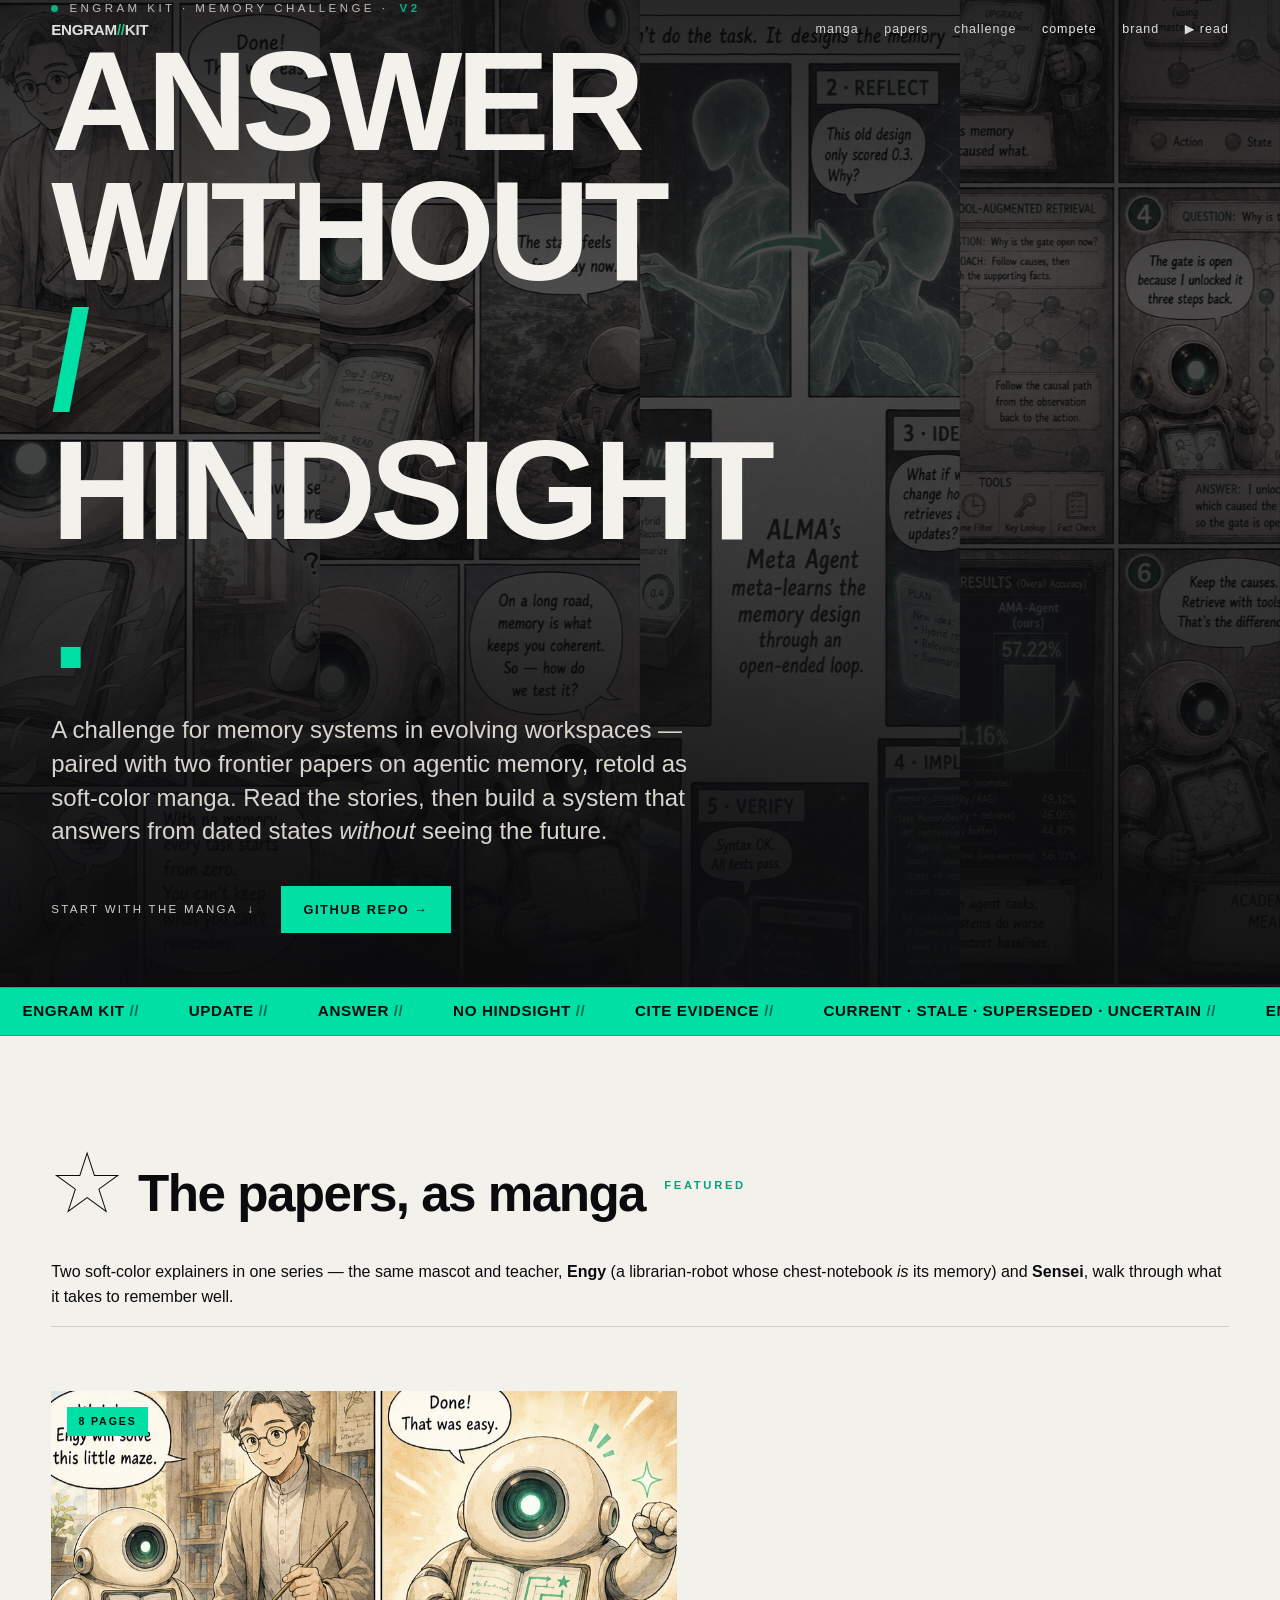
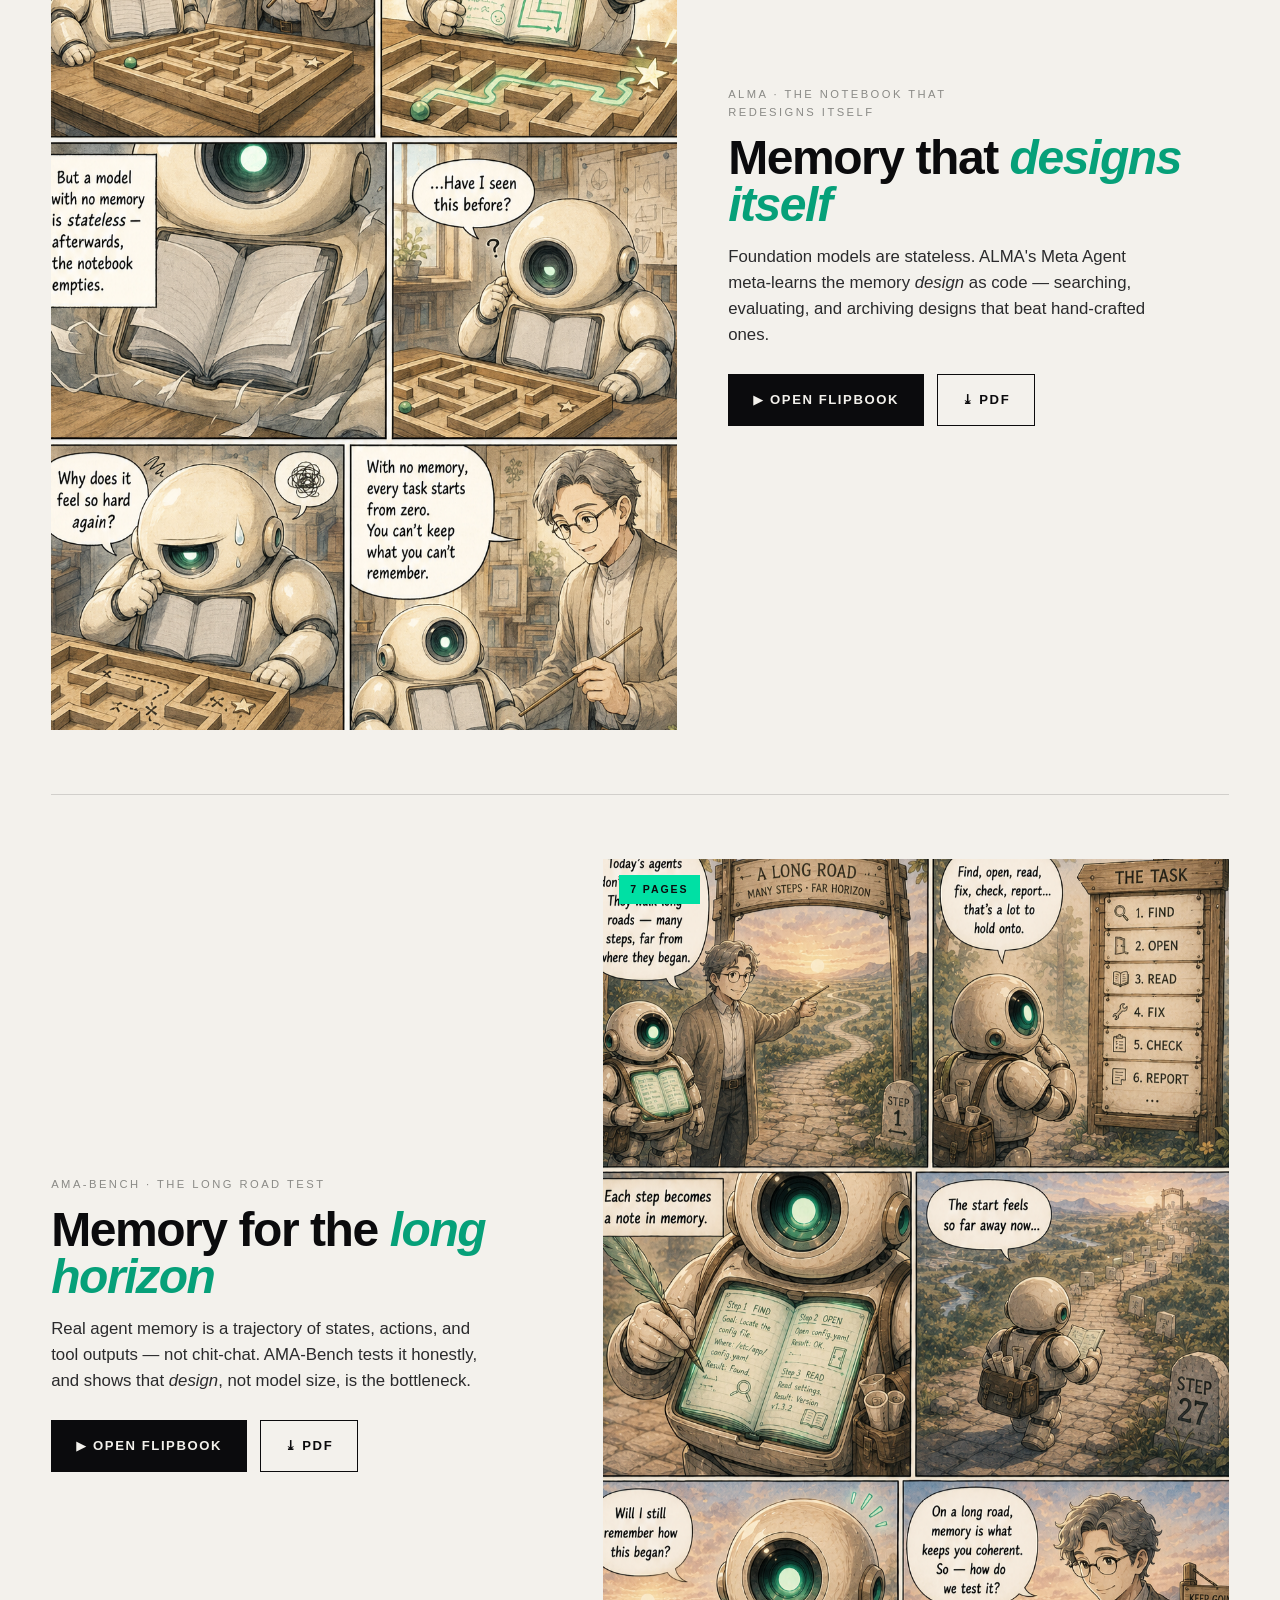
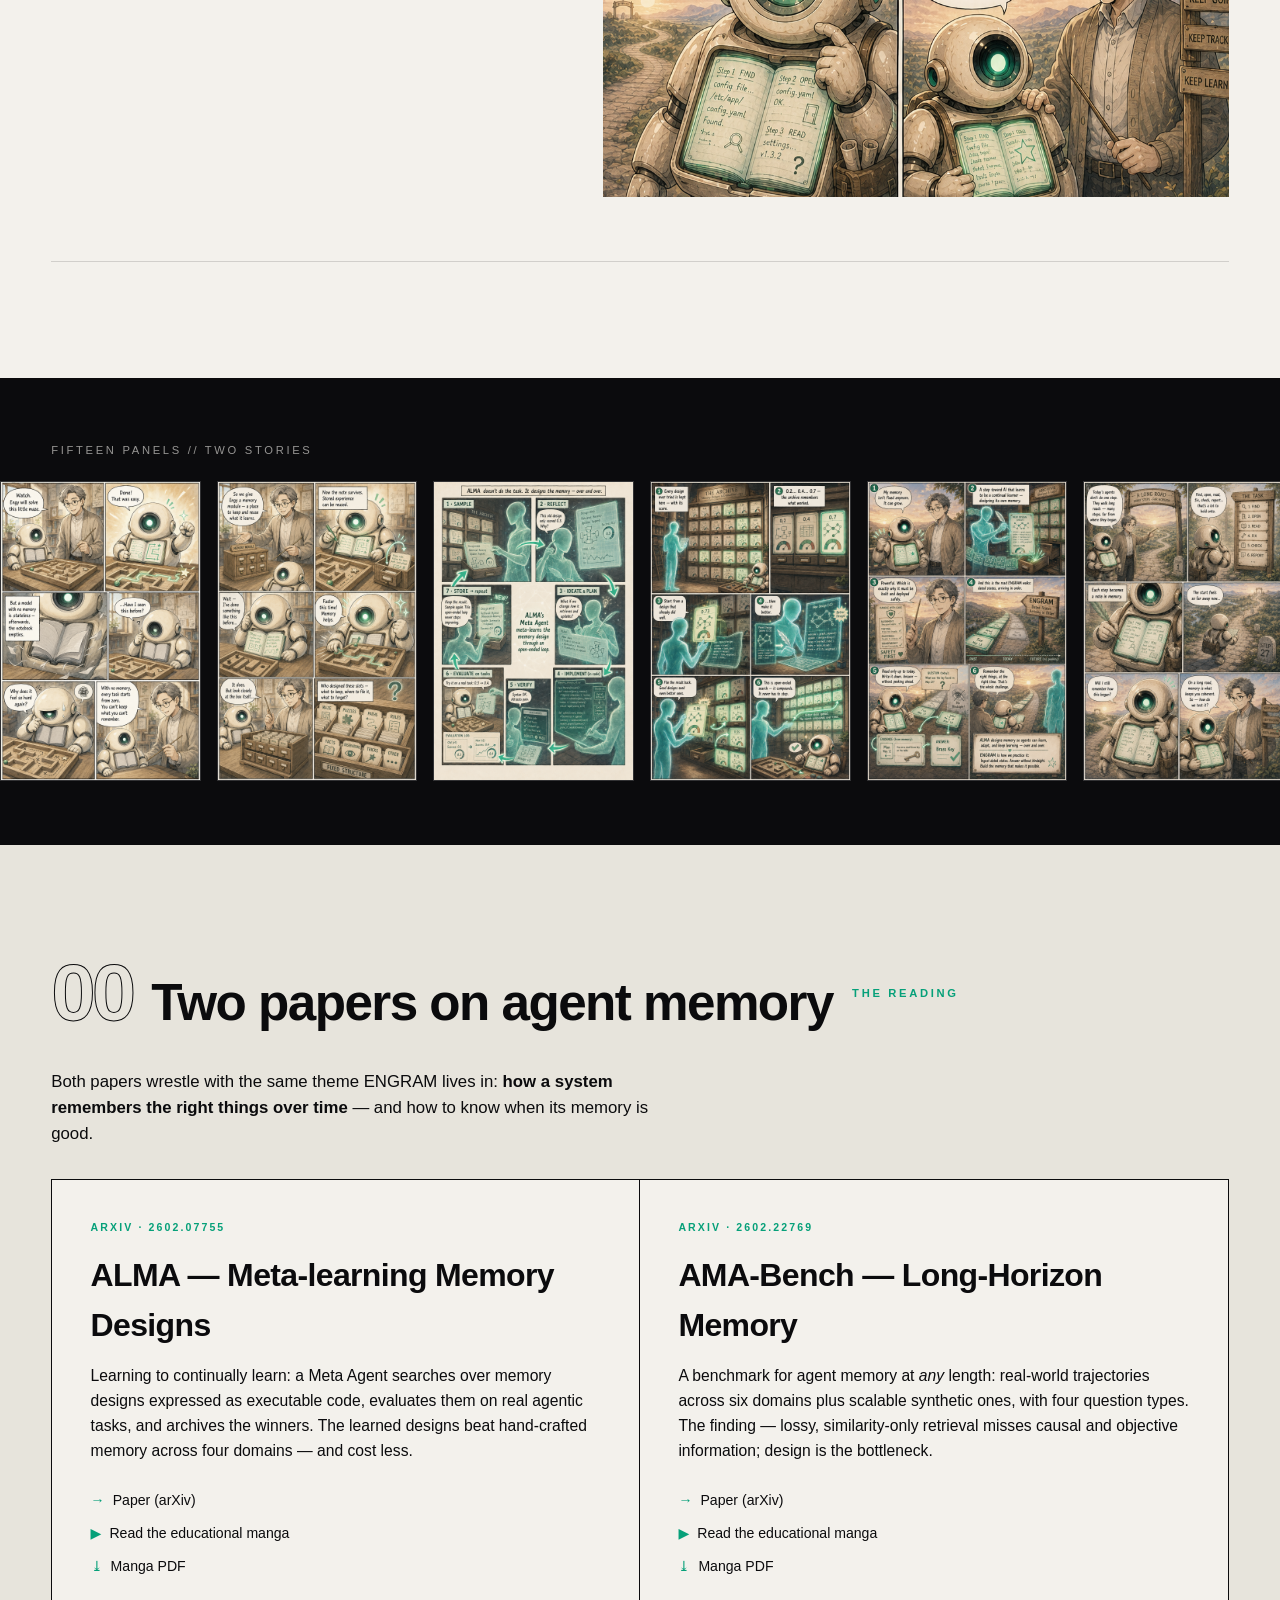
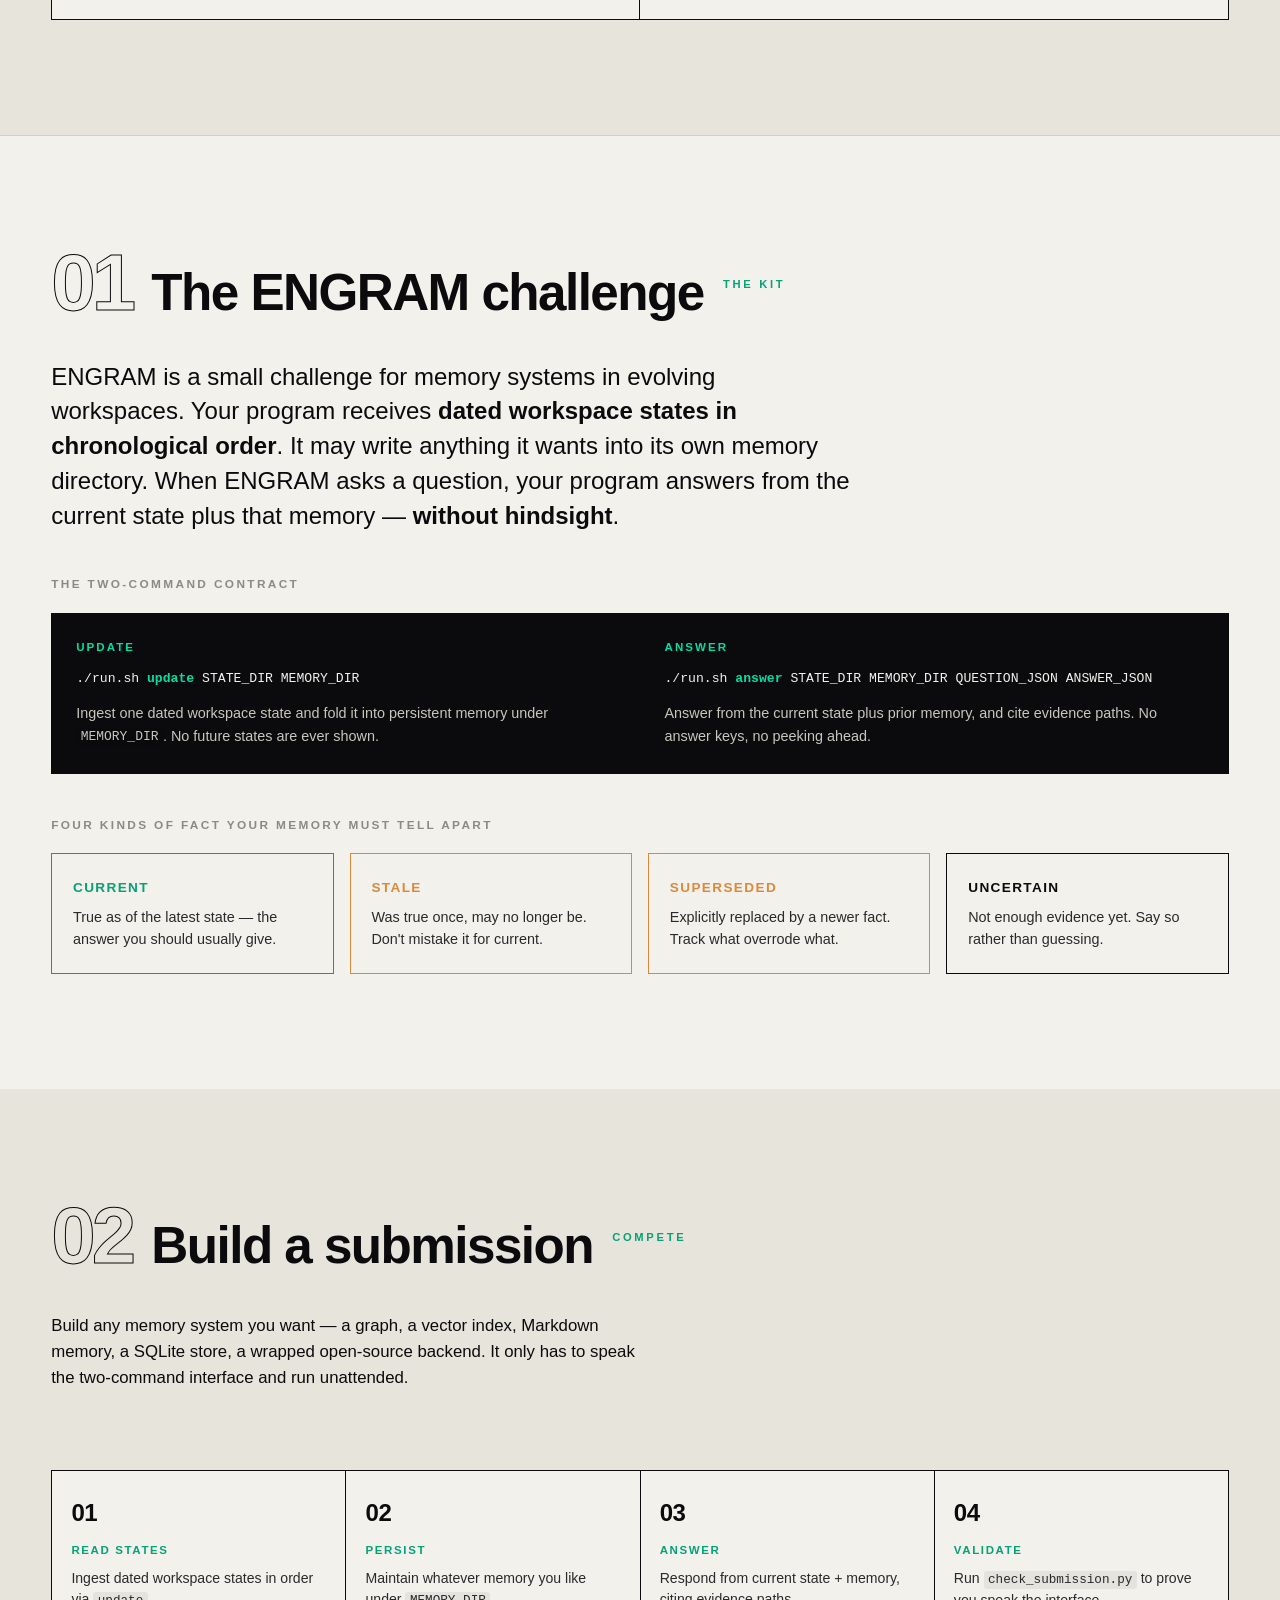
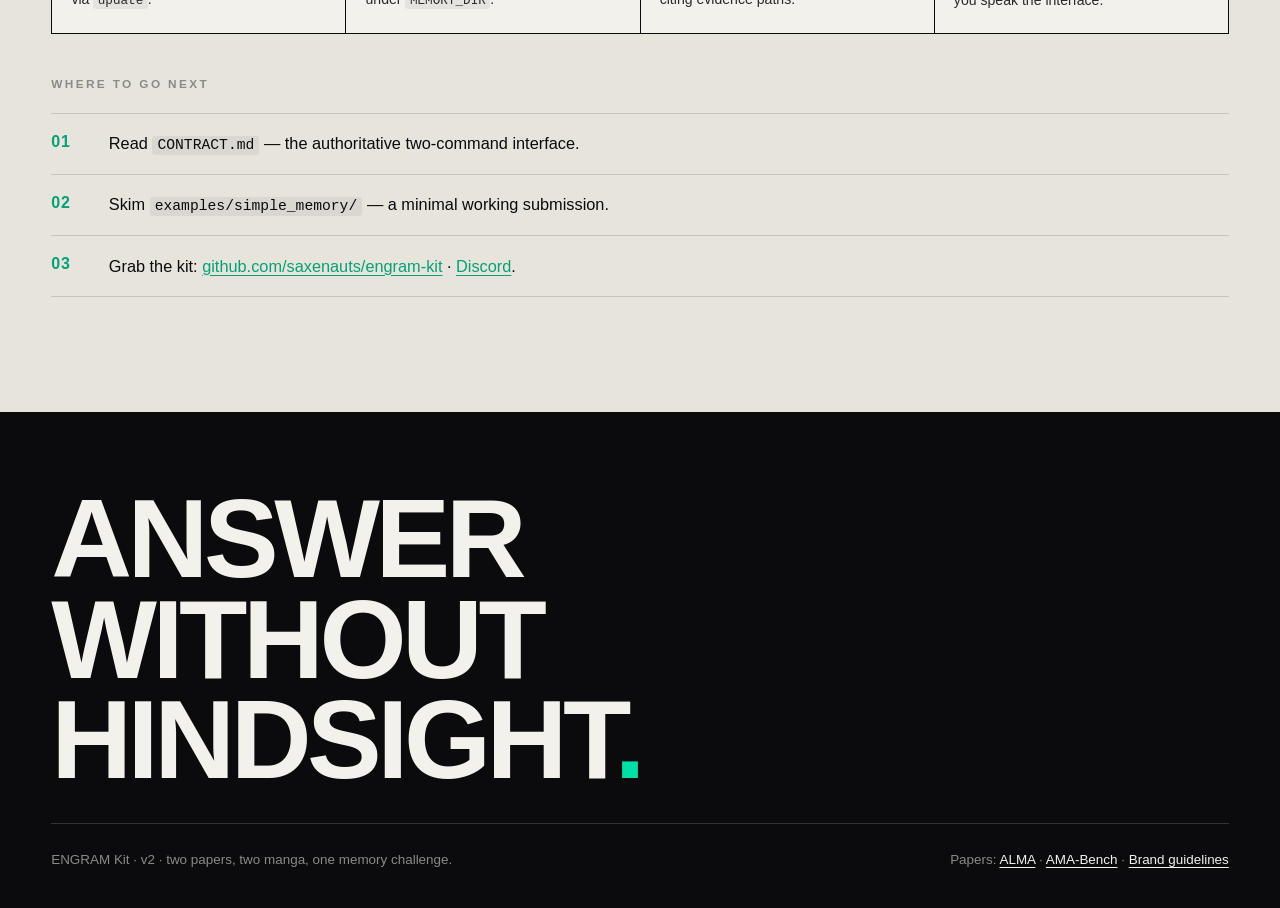
<file: docs/index.html>
<!DOCTYPE html>
<html lang="en">
<head>
<meta charset="utf-8">
<meta name="viewport" content="width=device-width, initial-scale=1">
<title>ENGRAM // KIT — The memory that answers without hindsight</title>
<meta name="description" content="ENGRAM is a challenge for memory systems in evolving workspaces. Two frontier papers on agentic memory — ALMA and AMA-Bench — retold as soft-color educational manga.">
<link rel="stylesheet" href="assets/css/cargo.css">
</head>
<body>

<div class="progress" aria-hidden="true"></div>

<nav class="topnav">
  <a class="brand" href="#top">ENGRAM<i>//</i>KIT</a>
  <div class="links">
    <a href="#manga">manga</a>
    <a href="#reading">papers</a>
    <a href="#challenge">challenge</a>
    <a href="#build">compete</a>
    <a href="brand-guidelines.html">brand</a>
    <a href="flipbook.html?book=alma" class="cta">▶ read</a>
  </div>
</nav>

<!-- ============================ HERO ============================ -->
<header class="hero" id="top">
  <div class="hero__panels" aria-hidden="true">
    <img src="manga/alma/panels/alma_page01.png" alt="">
    <img src="manga/ama-bench/panels/amabench_page01.png" alt="">
    <img src="manga/alma/panels/alma_page04.png" alt="">
    <img src="manga/ama-bench/panels/amabench_page06.png" alt="">
  </div>
  <div class="wrap">
    <p class="eyebrow"><span class="dot"></span> ENGRAM Kit · Memory Challenge · <b>v2</b></p>
    <h1>
      <span class="line"><span>Answer</span></span>
      <span class="line"><span>without<span class="slash">/</span></span></span>
      <span class="line"><span>hindsight<span class="slash">.</span></span></span>
    </h1>
    <p class="lede">A challenge for memory systems in evolving workspaces — paired with two frontier papers on agentic memory, retold as soft-color manga. Read the stories, then build a system that answers from dated states <em>without</em> seeing the future.</p>
    <div class="hero-cta">
      <a href="#manga" class="scrollcue">Start with the manga <span class="arrow">↓</span></a>
      <a href="https://github.com/saxenauts/engram-kit" class="rsvp">GitHub repo →</a>
    </div>
  </div>
</header>

<!-- ============================ TICKER ============================ -->
<div class="ticker" aria-hidden="true">
  <div class="ticker__track">
    <span>ENGRAM KIT <i>//</i></span>
    <span>UPDATE <i>//</i></span>
    <span>ANSWER <i>//</i></span>
    <span>NO HINDSIGHT <i>//</i></span>
    <span>CITE EVIDENCE <i>//</i></span>
    <span>CURRENT · STALE · SUPERSEDED · UNCERTAIN <i>//</i></span>
    <span>ENGRAM KIT <i>//</i></span>
    <span>UPDATE <i>//</i></span>
    <span>ANSWER <i>//</i></span>
    <span>NO HINDSIGHT <i>//</i></span>
    <span>CITE EVIDENCE <i>//</i></span>
    <span>CURRENT · STALE · SUPERSEDED · UNCERTAIN <i>//</i></span>
  </div>
</div>

<!-- ============================ MANGA (lead act) ============================ -->
<section class="showcase" id="manga">
  <div class="wrap">
    <div class="section-head reveal">
      <span class="idx">★</span>
      <h2>The papers, as manga</h2>
      <span class="label">Featured</span>
    </div>
    <p class="deep intro reveal" style="border:none;padding:0;">Two soft-color explainers in one series — the same mascot and teacher, <strong>Engy</strong> (a librarian-robot whose chest-notebook <em>is</em> its memory) and <strong>Sensei</strong>, walk through what it takes to remember well.</p>

    <!-- Feature 1 -->
    <article class="feature reveal">
      <div class="feature__art">
        <span class="badge">8 pages</span>
        <img data-parallax src="manga/alma/panels/alma_page01.png" alt="ALMA manga, page 1 — a forgetful robot re-solving the same task.">
      </div>
      <div class="feature__meta">
        <p class="kicker">ALMA · The Notebook That Redesigns Itself</p>
        <h3>Memory that <em>designs itself</em></h3>
        <p>Foundation models are stateless. ALMA's Meta Agent meta-learns the memory <em>design</em> as code — searching, evaluating, and archiving designs that beat hand-crafted ones.</p>
        <a class="btn" href="flipbook.html?book=alma">▶ Open flipbook</a>
        <a class="btn ghost" href="manga/alma/pdf/alma-manga.pdf">⤓ PDF</a>
      </div>
    </article>

    <!-- Feature 2 -->
    <article class="feature flip reveal">
      <div class="feature__art">
        <span class="badge">7 pages</span>
        <img data-parallax src="manga/ama-bench/panels/amabench_page01.png" alt="AMA-Bench manga, page 1 — a robot on a long winding road.">
      </div>
      <div class="feature__meta">
        <p class="kicker">AMA-Bench · The Long Road Test</p>
        <h3>Memory for the <em>long horizon</em></h3>
        <p>Real agent memory is a trajectory of states, actions, and tool outputs — not chit-chat. AMA-Bench tests it honestly, and shows that <em>design</em>, not model size, is the bottleneck.</p>
        <a class="btn" href="flipbook.html?book=ama-bench">▶ Open flipbook</a>
        <a class="btn ghost" href="manga/ama-bench/pdf/ama-bench-manga.pdf">⤓ PDF</a>
      </div>
    </article>
  </div>
</section>

<!-- ============================ PANEL STRIP ============================ -->
<div class="strip" aria-hidden="true">
  <p class="strip__head">Fifteen panels // two stories</p>
  <div class="strip__rail">
    <img src="manga/alma/panels/alma_page01.png" alt="">
    <img src="manga/alma/panels/alma_page02.png" alt="">
    <img src="manga/alma/panels/alma_page04.png" alt="">
    <img src="manga/alma/panels/alma_page06.png" alt="">
    <img src="manga/alma/panels/alma_page08.png" alt="">
    <img src="manga/ama-bench/panels/amabench_page01.png" alt="">
    <img src="manga/ama-bench/panels/amabench_page03.png" alt="">
    <img src="manga/ama-bench/panels/amabench_page04.png" alt="">
    <img src="manga/ama-bench/panels/amabench_page06.png" alt="">
    <img src="manga/ama-bench/panels/amabench_page07.png" alt="">
    <!-- duplicate for seamless loop -->
    <img src="manga/alma/panels/alma_page01.png" alt="">
    <img src="manga/alma/panels/alma_page02.png" alt="">
    <img src="manga/alma/panels/alma_page04.png" alt="">
    <img src="manga/alma/panels/alma_page06.png" alt="">
    <img src="manga/alma/panels/alma_page08.png" alt="">
    <img src="manga/ama-bench/panels/amabench_page01.png" alt="">
    <img src="manga/ama-bench/panels/amabench_page03.png" alt="">
    <img src="manga/ama-bench/panels/amabench_page04.png" alt="">
    <img src="manga/ama-bench/panels/amabench_page06.png" alt="">
    <img src="manga/ama-bench/panels/amabench_page07.png" alt="">
  </div>
</div>

<!-- ============================ READING ============================ -->
<section class="reading" id="reading">
  <div class="wrap">
    <div class="section-head reveal">
      <span class="idx">00</span>
      <h2>Two papers on agent memory</h2>
      <span class="label">The Reading</span>
    </div>
    <p class="intro reveal" style="font-size:1.05rem;max-width:64ch;margin:0 0 2rem;">Both papers wrestle with the same theme ENGRAM lives in: <strong>how a system remembers the right things over time</strong> — and how to know when its memory is good.</p>
    <div class="papers reveal">
      <article class="paper">
        <span class="tag">arXiv · 2602.07755</span>
        <h3>ALMA — Meta-learning Memory Designs</h3>
        <p>Learning to continually learn: a Meta Agent searches over memory designs expressed as executable code, evaluates them on real agentic tasks, and archives the winners. The learned designs beat hand-crafted memory across four domains — and cost less.</p>
        <div class="links">
          <a href="https://arxiv.org/abs/2602.07755"><span>→</span> Paper (arXiv)</a>
          <a href="flipbook.html?book=alma"><span>▶</span> Read the educational manga</a>
          <a href="manga/alma/pdf/alma-manga.pdf"><span>⤓</span> Manga PDF</a>
        </div>
      </article>
      <article class="paper">
        <span class="tag">arXiv · 2602.22769</span>
        <h3>AMA-Bench — Long-Horizon Memory</h3>
        <p>A benchmark for agent memory at <em>any</em> length: real-world trajectories across six domains plus scalable synthetic ones, with four question types. The finding — lossy, similarity-only retrieval misses causal and objective information; design is the bottleneck.</p>
        <div class="links">
          <a href="https://arxiv.org/abs/2602.22769"><span>→</span> Paper (arXiv)</a>
          <a href="flipbook.html?book=ama-bench"><span>▶</span> Read the educational manga</a>
          <a href="manga/ama-bench/pdf/ama-bench-manga.pdf"><span>⤓</span> Manga PDF</a>
        </div>
      </article>
    </div>
  </div>
</section>

<!-- ============================ THE CHALLENGE ============================ -->
<section class="deep" id="challenge">
  <div class="wrap">
    <div class="section-head reveal">
      <span class="idx">01</span>
      <h2>The ENGRAM challenge</h2>
      <span class="label">The Kit</span>
    </div>
    <p class="intro reveal">ENGRAM is a small challenge for memory systems in evolving workspaces. Your program receives <strong>dated workspace states in chronological order</strong>. It may write anything it wants into its own memory directory. When ENGRAM asks a question, your program answers from the current state plus that memory — <strong>without hindsight</strong>.</p>

    <p class="h-sub reveal">The two-command contract</p>
    <div class="contract reveal">
      <div class="cmd">
        <div class="t">Update</div>
        <pre>./run.sh <b>update</b> STATE_DIR MEMORY_DIR</pre>
        <p>Ingest one dated workspace state and fold it into persistent memory under <code class="mono">MEMORY_DIR</code>. No future states are ever shown.</p>
      </div>
      <div class="cmd">
        <div class="t">Answer</div>
        <pre>./run.sh <b>answer</b> STATE_DIR MEMORY_DIR QUESTION_JSON ANSWER_JSON</pre>
        <p>Answer from the current state plus prior memory, and cite evidence paths. No answer keys, no peeking ahead.</p>
      </div>
    </div>

    <p class="h-sub reveal">Four kinds of fact your memory must tell apart</p>
    <div class="states reveal">
      <div class="state current"><h4>Current</h4><p>True as of the latest state — the answer you should usually give.</p></div>
      <div class="state stale"><h4>Stale</h4><p>Was true once, may no longer be. Don't mistake it for current.</p></div>
      <div class="state stale"><h4>Superseded</h4><p>Explicitly replaced by a newer fact. Track what overrode what.</p></div>
      <div class="state"><h4>Uncertain</h4><p>Not enough evidence yet. Say so rather than guessing.</p></div>
    </div>
  </div>
</section>

<!-- ============================ COMPETE ============================ -->
<section class="reading" id="build">
  <div class="wrap">
    <div class="section-head reveal">
      <span class="idx">02</span>
      <h2>Build a submission</h2>
      <span class="label">Compete</span>
    </div>
    <p class="intro reveal" style="font-size:1.05rem;max-width:64ch;margin:0 0 2rem;">Build any memory system you want — a graph, a vector index, Markdown memory, a SQLite store, a wrapped open-source backend. It only has to speak the two-command interface and run unattended.</p>

    <p class="h-sub reveal">The shape of the work</p>
    <div class="flow reveal">
      <div class="step"><b>01</b><span class="t">Read states</span><span class="d">Ingest dated workspace states in order via <code class="mono">update</code>.</span></div>
      <div class="step"><b>02</b><span class="t">Persist</span><span class="d">Maintain whatever memory you like under <code class="mono">MEMORY_DIR</code>.</span></div>
      <div class="step"><b>03</b><span class="t">Answer</span><span class="d">Respond from current state + memory, citing evidence paths.</span></div>
      <div class="step"><b>04</b><span class="t">Validate</span><span class="d">Run <code class="mono">check_submission.py</code> to prove you speak the interface.</span></div>
    </div>

    <p class="h-sub reveal">Where to go next</p>
    <ol class="concepts reveal">
      <li>Read <code class="mono">CONTRACT.md</code> — the authoritative two-command interface.</li>
      <li>Skim <code class="mono">examples/simple_memory/</code> — a minimal working submission.</li>
      <li>Grab the kit: <a href="https://github.com/saxenauts/engram-kit" style="color:var(--signal-deep);text-decoration:underline;text-underline-offset:3px;">github.com/saxenauts/engram-kit</a> · <a href="https://discord.gg/8F2g6VDD" style="color:var(--signal-deep);text-decoration:underline;text-underline-offset:3px;">Discord</a>.</li>
    </ol>
  </div>
</section>

<!-- ============================ FOOTER ============================ -->
<footer>
  <div class="wrap">
    <p class="big">Answer<br>without<br>hindsight<i>.</i></p>
    <div class="cols">
      <span>ENGRAM Kit · v2 · two papers, two manga, one memory challenge.</span>
      <span>Papers: <a href="https://arxiv.org/abs/2602.07755">ALMA</a> · <a href="https://arxiv.org/abs/2602.22769">AMA-Bench</a> · <a href="brand-guidelines.html">Brand guidelines</a></span>
    </div>
  </div>
</footer>

<script src="assets/js/site.js"></script>
</body>
</html>
</file>
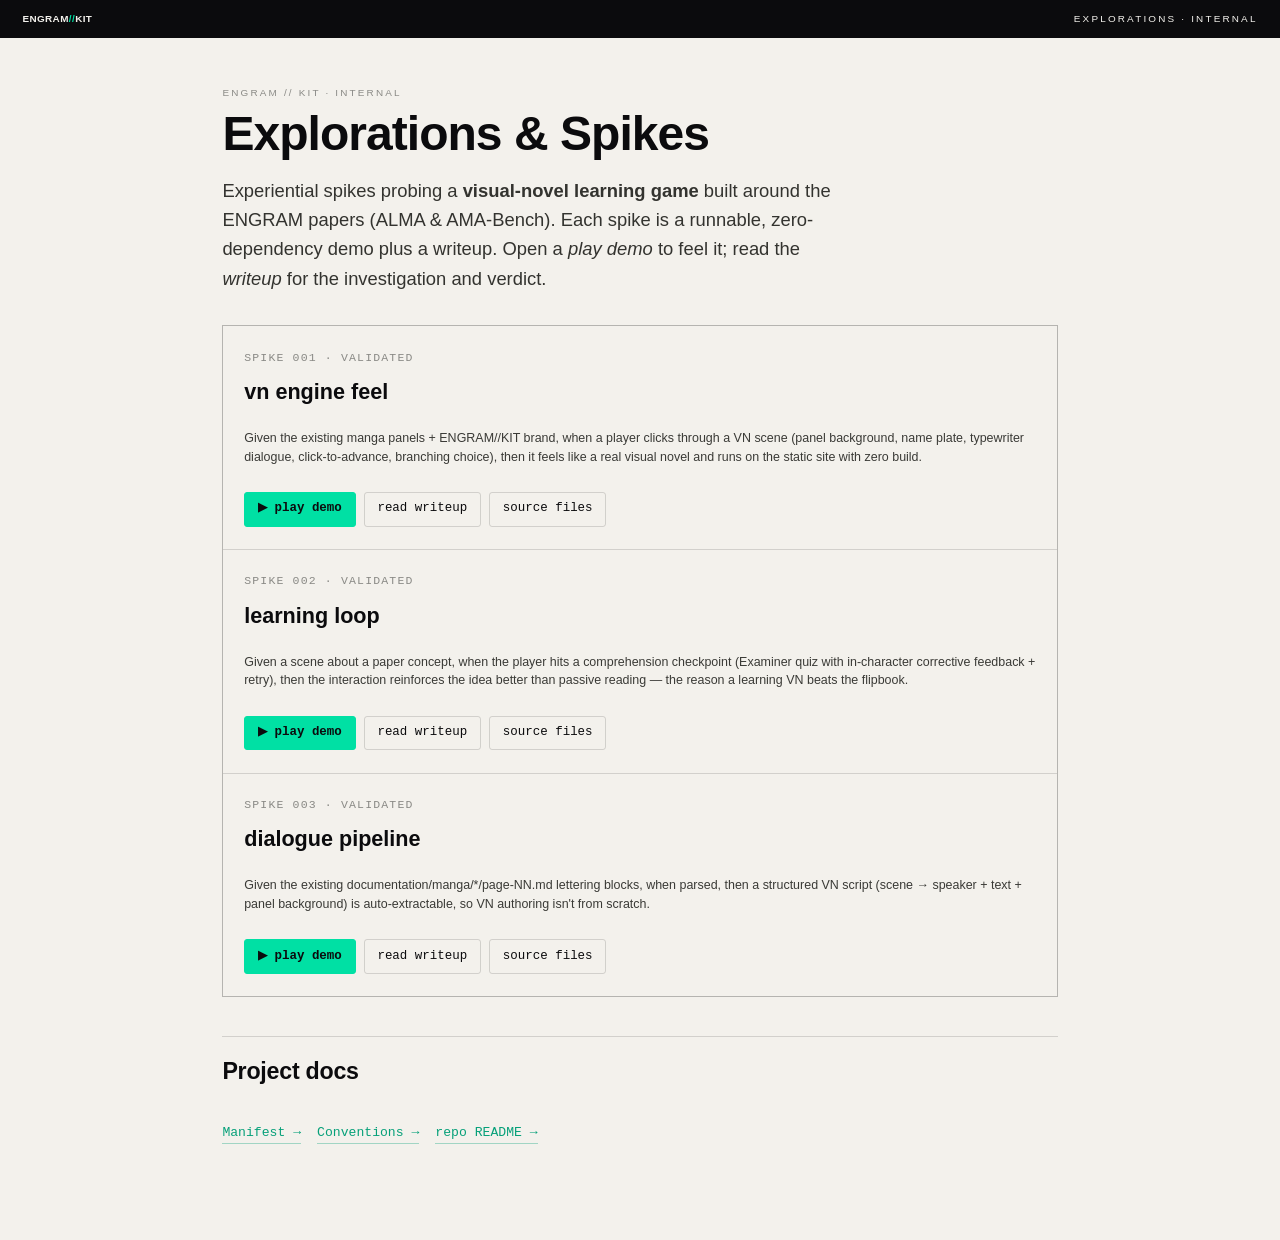
<file: .planning/spikes/index.html>
<!DOCTYPE html>
<html lang="en"><head><meta charset="utf-8">
<meta name="viewport" content="width=device-width, initial-scale=1">
<title>Explorations · ENGRAM // KIT — Explorations</title>
<style>
:root{--ink:#0b0b0d;--paper:#f3f1ec;--paper-2:#e7e4dc;--signal:#00e0a4;--signal-deep:#06a079;
 --stale:#d98a3d;--smoke:#8a8a86;--hairline:rgba(11,11,13,.14);
 --mono:ui-monospace,"SF Mono",Menlo,Consolas,monospace;--sans:"Helvetica Neue",Helvetica,Arial,sans-serif;}
*{box-sizing:border-box}html{scroll-behavior:smooth}
body{margin:0;background:var(--paper);color:var(--ink);font-family:var(--sans);line-height:1.6;
 font-size:1.02rem;-webkit-font-smoothing:antialiased}
.wrap{max-width:880px;margin:0 auto;padding:2.4rem 1.4rem 6rem}
a{color:var(--signal-deep);text-decoration:none;border-bottom:1px solid rgba(6,160,121,.35)}
a:hover{background:var(--signal);color:var(--ink);border-bottom-color:var(--signal)}
.topbar{position:sticky;top:0;z-index:5;background:var(--ink);color:var(--paper);
 display:flex;justify-content:space-between;align-items:center;padding:.7rem 1.4rem;
 font-size:.62rem;letter-spacing:.22em;text-transform:uppercase}
.topbar a{color:var(--smoke);border:0}.topbar a:hover{background:transparent;color:var(--signal)}
.topbar .mark{color:var(--paper);font-weight:700;letter-spacing:.04em}.topbar .mark b{color:var(--signal)}
h1{font-size:clamp(1.8rem,5vw,3rem);letter-spacing:-.02em;line-height:1.05;margin:.4rem 0 1rem}
h2{font-size:1.45rem;letter-spacing:-.01em;margin:2.4rem 0 .8rem;padding-top:1rem;border-top:1px solid var(--hairline)}
h3{font-size:1.12rem;margin:1.6rem 0 .5rem}h4{font-size:1rem;margin:1.2rem 0 .4rem;color:var(--smoke)}
p{margin:.7rem 0}ul,ol{margin:.6rem 0 .6rem 1.3rem;padding:0}li{margin:.3rem 0}
code{font-family:var(--mono);font-size:.86em;background:var(--paper-2);padding:.1rem .35rem;border-radius:2px}
pre{background:var(--ink);color:var(--paper);padding:1rem 1.1rem;overflow:auto;border-radius:3px;margin:1rem 0;
 border-left:3px solid var(--signal)}
pre code{background:none;color:var(--paper);padding:0;font-size:.82rem;line-height:1.5}
blockquote{margin:1rem 0;padding:.4rem 1rem;border-left:3px solid var(--smoke);color:var(--smoke);font-style:italic}
hr{border:0;border-top:1px solid var(--hairline);margin:2rem 0}
table{border-collapse:collapse;width:100%;margin:1rem 0;font-size:.92rem}
th,td{text-align:left;padding:.5rem .7rem;border-bottom:1px solid var(--hairline);vertical-align:top}
th{font-size:.66rem;letter-spacing:.12em;text-transform:uppercase;color:var(--smoke);font-weight:700}
tr:hover td{background:rgba(0,224,164,.06)}
em{font-style:italic}strong{font-weight:700}
.label{font-size:.62rem;letter-spacing:.22em;text-transform:uppercase;color:var(--smoke)}
.meta{display:flex;flex-wrap:wrap;gap:.5rem;margin:.6rem 0 1.4rem}
.chip{font-family:var(--mono);font-size:.7rem;letter-spacing:.04em;padding:.25rem .6rem;border:1px solid var(--hairline);border-radius:999px;color:var(--smoke)}
.chip.v{border-color:var(--signal);color:var(--signal-deep);font-weight:700}
.back{display:inline-block;margin-bottom:1rem;font-family:var(--mono);font-size:.8rem}
/* hub cards */
.lead{font-size:1.15rem;color:#33332f;max-width:62ch}
.cards{display:grid;gap:1px;background:var(--hairline);border:1px solid var(--hairline);margin:2rem 0}
.card{background:var(--paper);padding:1.4rem 1.3rem;display:grid;gap:.5rem}
.card .num{font-family:var(--mono);font-size:.72rem;color:var(--smoke);letter-spacing:.1em}
.card h3{margin:0;font-size:1.35rem}
.card .val{font-size:.78rem;line-height:1.5;color:#3a3a36}
.card .links{display:flex;gap:.5rem;flex-wrap:wrap;margin-top:.4rem}
.card .links a{font-family:var(--mono);font-size:.78rem;border:1px solid var(--hairline);
 padding:.4rem .8rem;border-radius:3px;color:var(--ink)}
.card .links a.demo{background:var(--signal);border-color:var(--signal);font-weight:700}
.card .links a.demo:hover{background:var(--ink);color:var(--signal)}
.card .links a:hover{background:var(--ink);color:var(--paper)}
.footlinks{margin-top:2rem;display:flex;gap:1rem;flex-wrap:wrap;font-family:var(--mono);font-size:.82rem}
</style></head><body>
<div class="topbar"><span class="mark">ENGRAM<b>//</b>KIT</span><span>EXPLORATIONS · INTERNAL</span></div>
<div class="wrap">

<span class="label">ENGRAM // KIT · internal</span>
<h1>Explorations &amp; Spikes</h1>
<p class="lead">Experiential spikes probing a <strong>visual-novel learning game</strong> built around the
ENGRAM papers (ALMA &amp; AMA-Bench). Each spike is a runnable, zero-dependency demo plus a writeup.
Open a <em>play demo</em> to feel it; read the <em>writeup</em> for the investigation and verdict.</p>

<div class="cards">
  <div class="card" id="001-vn-engine-feel">
    <span class="num">SPIKE 001 · VALIDATED</span>
    <h3>vn engine feel</h3>
    <p class="val">Given the existing manga panels + ENGRAM//KIT brand, when a player clicks through a VN scene (panel background, name plate, typewriter dialogue, click-to-advance, branching choice), then it feels like a real visual novel and runs on the static site with zero build.</p>
    <div class="links">
      <a class="demo" href="001-vn-engine-feel/index.html">▶ play demo</a>
      <a href="001-vn-engine-feel/README.html">read writeup</a>
      <a href="001-vn-engine-feel/">source files</a>
    </div>
  </div>
  <div class="card" id="002-learning-loop">
    <span class="num">SPIKE 002 · VALIDATED</span>
    <h3>learning loop</h3>
    <p class="val">Given a scene about a paper concept, when the player hits a comprehension checkpoint (Examiner quiz with in-character corrective feedback + retry), then the interaction reinforces the idea better than passive reading — the reason a learning VN beats the flipbook.</p>
    <div class="links">
      <a class="demo" href="002-learning-loop/index.html">▶ play demo</a>
      <a href="002-learning-loop/README.html">read writeup</a>
      <a href="002-learning-loop/">source files</a>
    </div>
  </div>
  <div class="card" id="003-dialogue-pipeline">
    <span class="num">SPIKE 003 · VALIDATED</span>
    <h3>dialogue pipeline</h3>
    <p class="val">Given the existing documentation/manga/*/page-NN.md lettering blocks, when parsed, then a structured VN script (scene → speaker + text + panel background) is auto-extractable, so VN authoring isn't from scratch.</p>
    <div class="links">
      <a class="demo" href="003-dialogue-pipeline/play.html">▶ play demo</a>
      <a href="003-dialogue-pipeline/README.html">read writeup</a>
      <a href="003-dialogue-pipeline/">source files</a>
    </div>
  </div></div>

<h2>Project docs</h2>
<div class="footlinks">
  <a href="MANIFEST.html">Manifest →</a><a href="CONVENTIONS.html">Conventions →</a>
  <a href="../../README.md">repo README →</a>
</div>

</div></body></html>
</file>
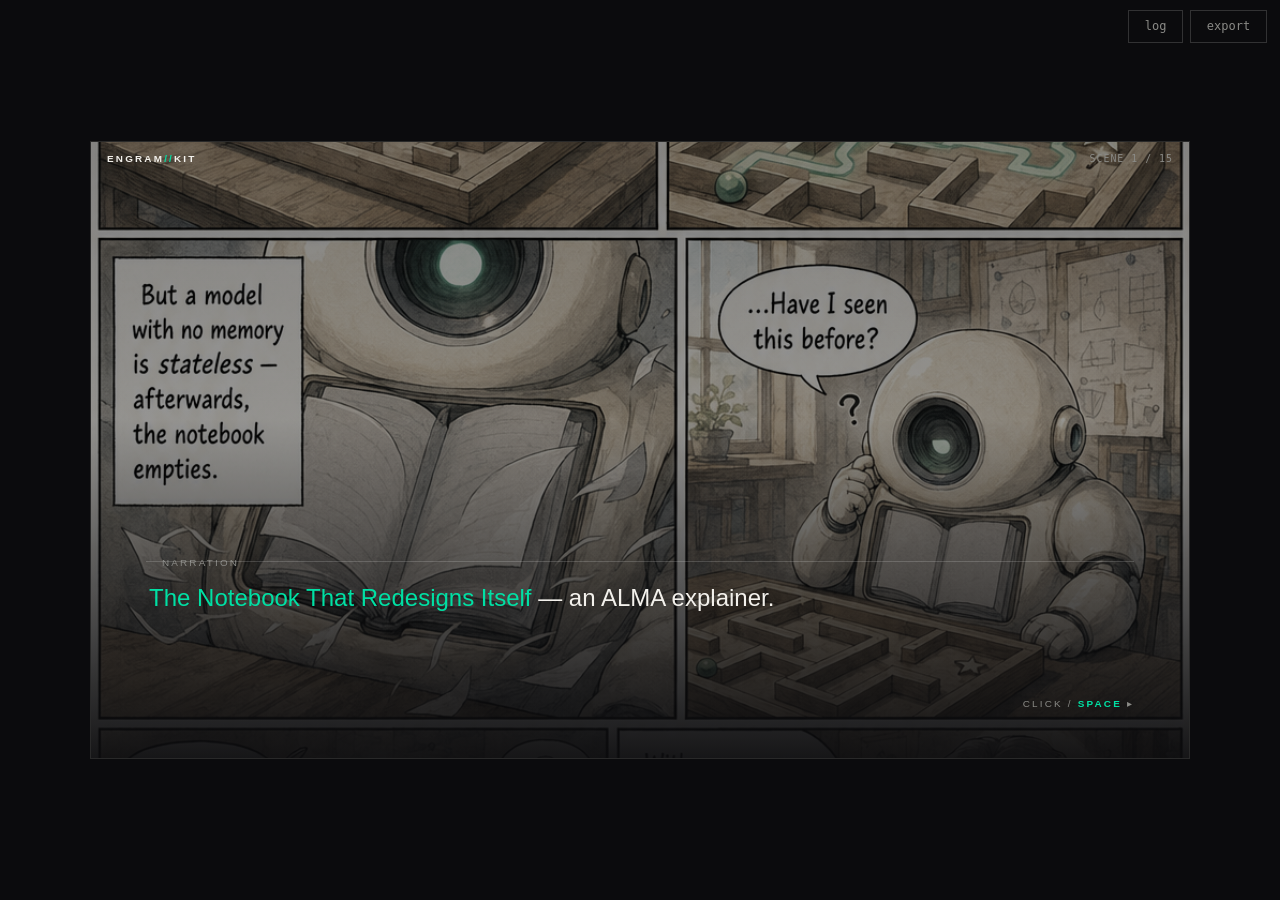
<file: .planning/spikes/001-vn-engine-feel/index.html>
<!DOCTYPE html>
<html lang="en">
<head>
<meta charset="utf-8">
<meta name="viewport" content="width=device-width, initial-scale=1">
<title>Spike 001 — VN Engine Feel · ENGRAM // KIT</title>
<style>
  :root{
    --ink:#0b0b0d; --paper:#f3f1ec; --signal:#00e0a4; --signal-deep:#06a079;
    --stale:#d98a3d; --smoke:#8a8a86; --hairline:rgba(255,255,255,.16);
    --mono:ui-monospace,"SF Mono",Menlo,Consolas,monospace;
    --sans:"Helvetica Neue",Helvetica,Arial,sans-serif;
  }
  *{box-sizing:border-box;margin:0;padding:0}
  html,body{height:100%}
  body{
    background:var(--ink); color:var(--paper); font-family:var(--sans);
    display:grid; place-items:center; min-height:100%; overflow:hidden;
  }
  /* stage = 16:9 letterboxed VN viewport */
  #stage{
    position:relative; width:min(96vw,1100px); aspect-ratio:16/9;
    background:#000; overflow:hidden; border:1px solid var(--hairline);
    user-select:none; cursor:pointer;
  }
  #bg{
    position:absolute; inset:0; background-size:cover; background-position:center;
    filter:grayscale(.55) brightness(.62); transition:background-image .25s, filter .6s;
  }
  #bg.lit{ filter:grayscale(0) brightness(.9); }       /* "recall" moments warm up */
  #scrim{ position:absolute; inset:0;
    background:linear-gradient(180deg,rgba(11,11,13,.15) 0%,rgba(11,11,13,.05) 45%,rgba(11,11,13,.92) 100%); }

  /* top HUD */
  #hud{ position:absolute; top:0; left:0; right:0; display:flex; justify-content:space-between;
    align-items:center; padding:.7rem 1rem; font-size:.62rem; letter-spacing:.22em;
    text-transform:uppercase; color:var(--smoke); }
  #hud .mark{ color:var(--paper); font-weight:700 }
  #hud .mark b{ color:var(--signal) }
  #progress{ font-family:var(--mono); letter-spacing:.1em }

  /* name plate */
  #name{ position:absolute; left:5%; bottom:30%; padding:.35rem 1rem;
    background:var(--signal); color:var(--ink); font-weight:700; letter-spacing:.04em;
    font-size:1.05rem; transform:skewX(-6deg); opacity:0; transition:opacity .15s; }
  #name span{ display:inline-block; transform:skewX(6deg) }
  #name.show{ opacity:1 }
  #name.narrator{ background:transparent; color:var(--smoke); font-weight:400;
    letter-spacing:.22em; text-transform:uppercase; font-size:.62rem; transform:none; }
  #name.narrator span{ transform:none }

  /* dialogue box */
  #box{ position:absolute; left:5%; right:5%; bottom:8%; min-height:24%;
    border-top:1px solid var(--hairline); padding:1.1rem .2rem 0; }
  #line{ font-size:clamp(1rem,2.3vw,1.5rem); line-height:1.5; max-width:62ch }
  #line em{ color:var(--signal); font-style:normal }
  #caret{ color:var(--signal); animation:blink 1s steps(1) infinite }
  @keyframes blink{50%{opacity:0}}
  #advance{ position:absolute; right:5%; bottom:8%; color:var(--smoke);
    font-size:.62rem; letter-spacing:.22em; text-transform:uppercase; }
  #advance b{ color:var(--signal) }

  /* choices */
  #choices{ position:absolute; left:5%; right:5%; bottom:8%; display:none;
    flex-direction:column; gap:.5rem; }
  .choice{ text-align:left; background:rgba(243,241,236,.06); color:var(--paper);
    border:1px solid var(--hairline); border-left:3px solid var(--signal);
    padding:.8rem 1rem; font-family:var(--sans); font-size:1rem; cursor:pointer;
    transition:background .15s,transform .1s; }
  .choice:hover{ background:rgba(0,224,164,.14); transform:translateX(4px) }
  .choice .k{ font-family:var(--mono); color:var(--signal); margin-right:.6rem }

  /* end card */
  #end{ position:absolute; inset:0; display:none; place-items:center; text-align:center;
    background:rgba(11,11,13,.86); flex-direction:column; gap:1rem; padding:2rem; }
  #end h2{ font-size:clamp(1.4rem,4vw,2.4rem); letter-spacing:-.02em }
  #end .sub{ color:var(--smoke); max-width:46ch; line-height:1.6 }
  #end button{ margin-top:.5rem; }
  button.act{ background:var(--signal); color:var(--ink); border:0; font-weight:700;
    padding:.7rem 1.4rem; font-family:var(--sans); cursor:pointer; letter-spacing:.02em }
  button.ghost{ background:transparent; color:var(--smoke); border:1px solid var(--hairline);
    padding:.55rem 1rem; cursor:pointer; font-family:var(--mono); font-size:.75rem }

  /* forensic log */
  #logbar{ position:fixed; top:.6rem; right:.8rem; display:flex; gap:.4rem; z-index:5 }
  #log{ position:fixed; right:.8rem; top:2.8rem; width:min(92vw,380px); max-height:60vh; overflow:auto;
    background:#0e0e12; border:1px solid var(--hairline); padding:.6rem .7rem; display:none;
    font-family:var(--mono); font-size:.66rem; line-height:1.5; color:var(--smoke); z-index:5 }
  #log .t{ color:var(--signal-deep) }
  #log .c{ color:var(--paper) }
</style>
</head>
<body>
<div id="logbar">
  <button class="ghost" id="toggleLog">log</button>
  <button class="ghost" id="exportLog">export</button>
</div>
<div id="log"></div>

<div id="stage">
  <div id="bg"></div>
  <div id="scrim"></div>
  <div id="hud">
    <span class="mark">ENGRAM<b>//</b>KIT</span>
    <span id="progress">VN ENGINE · SPIKE 001</span>
  </div>
  <div id="name"><span></span></div>
  <div id="box"><div id="line"></div></div>
  <div id="advance">click / <b>space</b> ▸</div>
  <div id="choices"></div>
  <div id="end">
    <h2>End of the demo scene.</h2>
    <p class="sub">That was a hand-rolled, zero-dependency VN: panel backgrounds, a name plate,
      typewriter dialogue, click-to-advance, and a branch that changed Sensei's reply.
      No engine, no build — one HTML file over the existing manga panels.</p>
    <button class="act" id="replay">Replay</button>
  </div>
</div>

<script>
/* ---------------- forensic log layer ---------------- */
const LOG=[]; const t0=Date.now();
function log(cat,msg,meta){ const e={t:((Date.now()-t0)/1000).toFixed(2),cat,msg,meta:meta||null};
  LOG.push(e); const el=document.getElementById('log');
  el.insertAdjacentHTML('beforeend',`<div><span class="t">${e.t}s</span> <span class="c">[${cat}]</span> ${msg}</div>`);
  el.scrollTop=el.scrollHeight; }
document.getElementById('toggleLog').onclick=()=>{const l=document.getElementById('log');
  l.style.display=l.style.display==='block'?'none':'block';};
document.getElementById('exportLog').onclick=()=>{
  const counts=LOG.reduce((a,e)=>(a[e.cat]=(a[e.cat]||0)+1,a),{});
  const blob=new Blob([JSON.stringify({summary:{events:LOG.length,durationS:((Date.now()-t0)/1000).toFixed(1),counts},events:LOG},null,2)],{type:'application/json'});
  const a=document.createElement('a'); a.href=URL.createObjectURL(blob); a.download='spike001-log.json'; a.click();
  log('export','log exported',{events:LOG.length});
};

/* ---------------- the scene (real ALMA page 1–4 content) ---------------- */
const P='../../../docs/manga/alma/panels/';
// speaker: 'engy' | 'sensei' | null(narrator). bg = panel. lit = warm "recall" moment.
const SCRIPT=[
  {bg:'alma_page01.png', s:null,     t:"<em>The Notebook That Redesigns Itself</em> — an ALMA explainer."},
  {bg:'alma_page01.png', s:'sensei', t:"Watch. Engy will solve this little maze. Foundation models are stateless — no memory at all."},
  {bg:'alma_page01.png', s:'engy',   t:"Done! That was easy."},
  {bg:'alma_page01.png', s:'sensei', t:"Now solve it again. ...Have you seen this before?"},
  {bg:'alma_page01.png', s:'engy',   t:"Why does it feel so hard <em>again</em>? I'm starting from zero every time."},
  // ---- a branch: the player decides how Engy should be fixed ----
  {choice:{
     prompt:"How should we give Engy memory?",
     options:[
       {k:'A', t:"Bolt on a hand-crafted memory box", to:'handcraft'},
       {k:'B', t:"Let an agent design the memory itself", to:'meta'}
     ]}},
  {tag:'handcraft', bg:'alma_page03.png', s:'sensei', t:"A box drawn by hand fits one task and breaks on the next. It can't adapt to a changing world."},
  {tag:'handcraft', bg:'alma_page03.png', s:'engy',   t:"So a fixed notebook isn't enough. There must be a better way..."},
  {goto:'converge'},
  {tag:'meta', bg:'alma_page04.png', s:'sensei', t:"Now you're thinking like ALMA. A <em>Meta Agent</em> samples a design, reflects, rewrites it, verifies, and archives the result."},
  {tag:'meta', bg:'alma_page04.png', s:'engy',   t:"The memory <em>redesigns itself</em>. The notebook learns how to be a better notebook!", lit:true},
  {tag:'converge'},
  {bg:'alma_page06.png', s:'sensei', t:"Every design is stored with its log. Better designs propagate — the search compounds over time.", lit:true},
  {bg:'alma_page07.png', s:'engy',   t:"And across four worlds, the learned designs beat the hand-crafted ones. Memory you don't have to draw by hand.", lit:true},
  {end:true}
];

/* ---------------- engine ---------------- */
const bg=document.getElementById('bg'), nameEl=document.getElementById('name'),
      lineEl=document.getElementById('line'), choicesEl=document.getElementById('choices'),
      advanceEl=document.getElementById('advance'), endEl=document.getElementById('end'),
      progressEl=document.getElementById('progress'), stage=document.getElementById('stage');
const NAMES={engy:'ENGY',sensei:'SENSEI'};
let i=0, typing=false, full='', timer=null, curBg='';

function findTag(tag){ return SCRIPT.findIndex(n=>n.tag===tag); }

function setBg(src,lit){ if(src && src!==curBg){ curBg=src; bg.style.backgroundImage=`url('${P}${src}')`; log('bg','scene → '+src); }
  bg.classList.toggle('lit',!!lit); }

function typeOut(html){
  typing=true; advanceEl.innerHTML='click / <b>space</b> to skip ▸';
  full=html; lineEl.innerHTML=''; let plain=html, k=0;
  // type by character but keep <em> tags intact
  const tokens=html.split(/(<[^>]+>)/); let out=''; let queue=[];
  tokens.forEach(tok=>{ if(tok.startsWith('<')) queue.push({tag:tok}); else for(const ch of tok) queue.push({ch}); });
  function step(){ if(k>=queue.length){ typing=false; lineEl.innerHTML=full; advanceEl.innerHTML='click / <b>space</b> ▸'; return; }
    const q=queue[k++]; out+= q.tag||q.ch; lineEl.innerHTML=out+'<span id="caret">▌</span>'; timer=setTimeout(step, q.tag?0:16); }
  step();
}
function finishTyping(){ if(typing){ clearTimeout(timer); typing=false; lineEl.innerHTML=full; advanceEl.innerHTML='click / <b>space</b> ▸'; return true; } return false; }

function showLine(node){
  document.getElementById('box').style.display='block'; advanceEl.style.display='block'; choicesEl.style.display='none';
  setBg(node.bg, node.lit);
  if(node.s){ nameEl.className='show'; nameEl.querySelector('span').textContent=NAMES[node.s]; }
  else { nameEl.className='show narrator'; nameEl.querySelector('span').textContent='NARRATION'; }
  typeOut(node.t);
  log('line', (node.s||'narrator')+': '+node.t.replace(/<[^>]+>/g,''));
}

function showChoice(c){
  finishTyping(); document.getElementById('box').style.display='none'; advanceEl.style.display='none';
  nameEl.className=''; choicesEl.style.display='flex'; choicesEl.innerHTML='';
  const q=document.createElement('div'); q.id='line'; q.style.marginBottom='.6rem'; q.innerHTML=c.prompt;
  // prompt shown above choices via a temporary line
  lineEl.innerHTML=c.prompt; document.getElementById('box').style.display='block';
  c.options.forEach(o=>{ const b=document.createElement('button'); b.className='choice';
    b.innerHTML=`<span class="k">${o.k}</span>${o.t}`;
    b.onclick=(e)=>{ e.stopPropagation(); log('choice','picked '+o.k+' → '+o.to,{branch:o.to});
      i=findTag(o.to); document.getElementById('box').style.display='block'; render(); };
    choicesEl.appendChild(b); });
  log('choice-shown', c.prompt);
}

function render(){
  if(i>=SCRIPT.length){ return finish(); }
  const node=SCRIPT[i];
  progressEl.textContent=`SCENE ${Math.min(i+1,SCRIPT.length)} / ${SCRIPT.length}`;
  if(node.goto){ i=findTag(node.goto); return render(); }
  if(node.tag && !node.bg && !node.s && !node.end){ i++; return render(); } // bare converge marker
  if(node.choice){ showChoice(node.choice); return; }
  if(node.end){ return finish(); }
  showLine(node);
}

function advance(){
  if(choicesEl.style.display==='flex') return;        // must choose
  if(finishTyping()) return;                            // first click finishes typing
  i++; render();
}
function finish(){ endEl.style.display='grid'; advanceEl.style.display='none';
  document.getElementById('box').style.display='none'; nameEl.className='';
  log('end','scene complete',{events:LOG.length}); }

stage.addEventListener('click', advance);
document.addEventListener('keydown', e=>{ if(e.code==='Space'||e.code==='Enter'){ e.preventDefault(); advance(); } });
document.getElementById('replay').onclick=(e)=>{ e.stopPropagation(); i=0; endEl.style.display='none';
  document.getElementById('box').style.display='block'; log('replay','restart'); render(); };

log('boot','spike 001 VN engine loaded');
render();
</script>
</body>
</html>
</file>
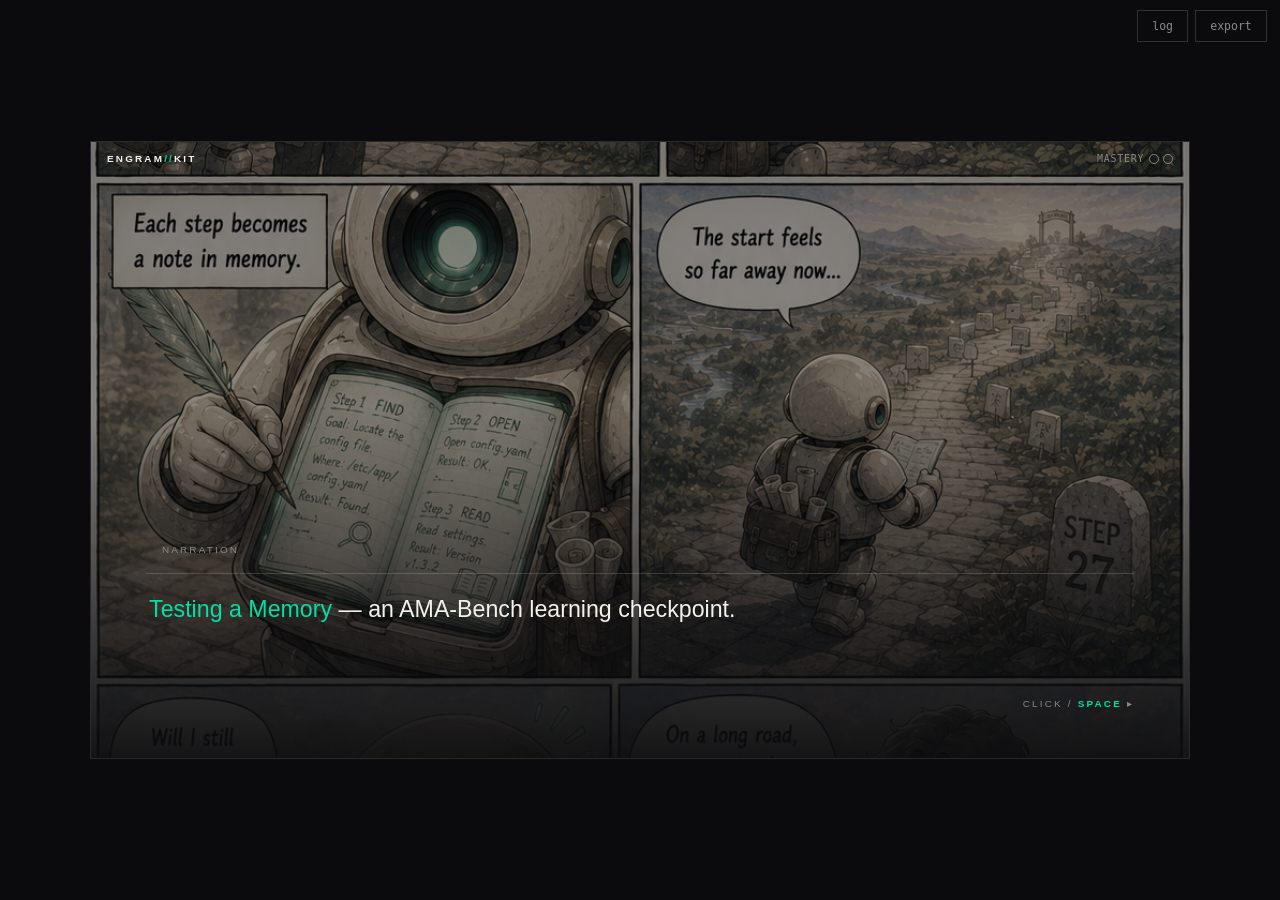
<file: .planning/spikes/002-learning-loop/index.html>
<!DOCTYPE html>
<html lang="en">
<head>
<meta charset="utf-8">
<meta name="viewport" content="width=device-width, initial-scale=1">
<title>Spike 002 — Learning Loop · ENGRAM // KIT</title>
<style>
  :root{
    --ink:#0b0b0d; --paper:#f3f1ec; --signal:#00e0a4; --signal-deep:#06a079;
    --stale:#d98a3d; --smoke:#8a8a86; --hairline:rgba(255,255,255,.16);
    --mono:ui-monospace,"SF Mono",Menlo,Consolas,monospace; --sans:"Helvetica Neue",Helvetica,Arial,sans-serif;
  }
  *{box-sizing:border-box;margin:0;padding:0}
  html,body{height:100%}
  body{background:var(--ink);color:var(--paper);font-family:var(--sans);display:grid;place-items:center;min-height:100%;overflow:hidden}
  #stage{position:relative;width:min(96vw,1100px);aspect-ratio:16/9;background:#000;overflow:hidden;border:1px solid var(--hairline);user-select:none}
  #bg{position:absolute;inset:0;background-size:cover;background-position:center;filter:grayscale(.55) brightness(.6);transition:filter .6s}
  #bg.lit{filter:grayscale(0) brightness(.92)}
  #flash{position:absolute;inset:0;background:var(--signal);opacity:0;pointer-events:none;transition:opacity .12s}
  #flash.on{opacity:.22}
  #scrim{position:absolute;inset:0;background:linear-gradient(180deg,rgba(11,11,13,.15),rgba(11,11,13,.05) 42%,rgba(11,11,13,.93))}
  #hud{position:absolute;top:0;left:0;right:0;display:flex;justify-content:space-between;align-items:center;padding:.7rem 1rem;font-size:.62rem;letter-spacing:.22em;text-transform:uppercase;color:var(--smoke)}
  #hud .mark{color:var(--paper);font-weight:700}#hud .mark b{color:var(--signal)}
  #mastery{font-family:var(--mono);letter-spacing:.08em}
  #mastery .dot{display:inline-block;width:.6rem;height:.6rem;border:1px solid var(--smoke);border-radius:50%;margin-left:.3rem;vertical-align:middle}
  #mastery .dot.done{background:var(--signal);border-color:var(--signal)}
  #name{position:absolute;left:5%;bottom:32%;padding:.35rem 1rem;background:var(--signal);color:var(--ink);font-weight:700;font-size:1.05rem;transform:skewX(-6deg);opacity:0;transition:opacity .15s}
  #name span{display:inline-block;transform:skewX(6deg)}#name.show{opacity:1}
  #name.examiner{background:var(--stale)}
  #name.narrator{background:transparent;color:var(--smoke);font-weight:400;letter-spacing:.22em;text-transform:uppercase;font-size:.62rem;transform:none}
  #name.narrator span{transform:none}
  #box{position:absolute;left:5%;right:5%;bottom:8%;min-height:22%;border-top:1px solid var(--hairline);padding:1.1rem .2rem 0}
  #line{font-size:clamp(1rem,2.2vw,1.45rem);line-height:1.5;max-width:64ch}
  #line em{color:var(--signal);font-style:normal}
  #advance{position:absolute;right:5%;bottom:8%;color:var(--smoke);font-size:.62rem;letter-spacing:.22em;text-transform:uppercase}
  #advance b{color:var(--signal)}
  /* quiz */
  #quiz{position:absolute;left:5%;right:5%;bottom:7%;display:none;flex-direction:column;gap:.45rem}
  #qprompt{font-size:clamp(1rem,2.1vw,1.35rem);line-height:1.45;margin-bottom:.3rem}
  #qprompt .by{display:block;font-size:.6rem;letter-spacing:.22em;text-transform:uppercase;color:var(--stale);margin-bottom:.3rem}
  .opt{text-align:left;background:rgba(243,241,236,.06);color:var(--paper);border:1px solid var(--hairline);border-left:3px solid var(--smoke);padding:.7rem 1rem;font-family:var(--sans);font-size:.98rem;cursor:pointer;transition:background .15s,border-color .2s,transform .1s}
  .opt:hover{background:rgba(243,241,236,.12);transform:translateX(3px)}
  .opt.wrong{border-left-color:var(--stale);background:rgba(217,138,61,.14);opacity:.6;cursor:not-allowed}
  .opt.right{border-left-color:var(--signal);background:rgba(0,224,164,.18)}
  #feedback{display:none;margin-top:.2rem;padding:.6rem .8rem;border-left:3px solid var(--stale);background:rgba(217,138,61,.1);font-size:.92rem;line-height:1.5}
  #feedback.good{border-left-color:var(--signal);background:rgba(0,224,164,.12)}
  #feedback .who{font-weight:700;color:var(--stale);margin-right:.4rem}#feedback.good .who{color:var(--signal-deep)}
  #end{position:absolute;inset:0;display:none;place-items:center;text-align:center;background:rgba(11,11,13,.9);flex-direction:column;gap:.8rem;padding:2rem}
  #end h2{font-size:clamp(1.4rem,4vw,2.2rem);letter-spacing:-.02em}
  #stats{font-family:var(--mono);font-size:.85rem;color:var(--paper);line-height:1.9}
  #stats .n{color:var(--signal)}#end .sub{color:var(--smoke);max-width:48ch;line-height:1.6;font-size:.95rem}
  button.act{background:var(--signal);color:var(--ink);border:0;font-weight:700;padding:.7rem 1.4rem;font-family:var(--sans);cursor:pointer}
  button.ghost{background:transparent;color:var(--smoke);border:1px solid var(--hairline);padding:.5rem .9rem;cursor:pointer;font-family:var(--mono);font-size:.72rem}
  #logbar{position:fixed;top:.6rem;right:.8rem;display:flex;gap:.4rem;z-index:5}
  #log{position:fixed;right:.8rem;top:2.8rem;width:min(92vw,400px);max-height:62vh;overflow:auto;background:#0e0e12;border:1px solid var(--hairline);padding:.6rem .7rem;display:none;font-family:var(--mono);font-size:.66rem;line-height:1.5;color:var(--smoke);z-index:5}
  #log .t{color:var(--signal-deep)}#log .c{color:var(--paper)}#log .bad{color:var(--stale)}
</style>
</head>
<body>
<div id="logbar"><button class="ghost" id="toggleLog">log</button><button class="ghost" id="exportLog">export</button></div>
<div id="log"></div>
<div id="stage">
  <div id="bg"></div><div id="flash"></div><div id="scrim"></div>
  <div id="hud"><span class="mark">ENGRAM<b>//</b>KIT</span><span id="mastery">MASTERY</span></div>
  <div id="name"><span></span></div>
  <div id="box"><div id="line"></div></div>
  <div id="advance">click / <b>space</b> ▸</div>
  <div id="quiz">
    <div id="qprompt"></div>
    <div id="opts"></div>
    <div id="feedback"></div>
  </div>
  <div id="end">
    <h2>Checkpoint passed.</h2>
    <div id="stats"></div>
    <p class="sub">A wrong answer didn't end the scene — the Examiner explained <em>why</em>, in
      character, and you tried again. Retrieval + corrective feedback is what makes this a learning
      game, not a slideshow. The stats above are the signal the real build would track.</p>
    <button class="act" id="replay">Replay</button>
  </div>
</div>
<script>
/* ---------- forensic log ---------- */
const LOG=[],t0=Date.now();
function log(cat,msg,meta,bad){const e={t:((Date.now()-t0)/1000).toFixed(2),cat,msg,meta:meta||null};LOG.push(e);
  document.getElementById('log').insertAdjacentHTML('beforeend',`<div><span class="t">${e.t}s</span> <span class="${bad?'bad':'c'}">[${cat}]</span> ${msg}</div>`);
  const l=document.getElementById('log');l.scrollTop=l.scrollHeight;}
document.getElementById('toggleLog').onclick=()=>{const l=document.getElementById('log');l.style.display=l.style.display==='block'?'none':'block';};
document.getElementById('exportLog').onclick=()=>{
  const counts=LOG.reduce((a,e)=>(a[e.cat]=(a[e.cat]||0)+1,a),{});
  const blob=new Blob([JSON.stringify({summary:{events:LOG.length,durationS:((Date.now()-t0)/1000).toFixed(1),counts,learning:stats()},events:LOG},null,2)],{type:'application/json'});
  const a=document.createElement('a');a.href=URL.createObjectURL(blob);a.download='spike002-log.json';a.click();log('export','log exported');
};

/* ---------- content: real AMA-Bench concepts ---------- */
const P='../../../docs/manga/ama-bench/panels/';
const SCRIPT=[
 {bg:'amabench_page01.png',s:null,t:"<em>Testing a Memory</em> — an AMA-Bench learning checkpoint."},
 {bg:'amabench_page02.png',s:'sensei',t:"Real agent memory isn't a chat log. It's a <em>causal trajectory</em> — states, actions, observations, tool outputs, linked nose-to-tail."},
 {bg:'amabench_page02.png',s:'engy',t:"Dense and objective — no small talk to wade through. Each step caused the next."},
 // ---- CHECKPOINT 1 (concept: trajectory, not conversation) ----
 {quiz:{id:'q1', by:'The Examiner · STATE-DEPENDENCY',
   q:"AMA-Bench scores an agent's memory over <em>what</em>?",
   options:[
     {t:"A friendly back-and-forth chat history", correct:false,
      fb:"Not quite. That's a conversation. Agent memory under test is machine-generated and <em>causal</em> — states, actions, observations — not chit-chat. Look again."},
     {t:"A causal trajectory of states, actions & observations", correct:true,
      fb:"Exactly. The record IS the trajectory. That's the only fair thing to test a long-horizon agent on."},
     {t:"A single prompt and its one response", correct:false,
      fb:"Too small. 'Long-horizon' means many steps over a long road — one prompt can't probe memory across a journey."}
   ]}},
 {bg:'amabench_page04.png',s:'sensei',t:"The Examiner asks four kinds of question: <em>temporal, state-dependency, memory-updating, summarization.</em>"},
 {bg:'amabench_page04.png',s:'engy',t:"Four ways memory can break. Each card tests a different skill."},
 // ---- CHECKPOINT 2 (concept: memory-updating category) ----
 {quiz:{id:'q2', by:'The Examiner · MEMORY-UPDATING',
   q:"\"What was the config value <em>before</em> you last changed it?\" — which skill does this probe?",
   options:[
     {t:"Summarization — compressing the whole journey", correct:false,
      fb:"No — nothing here asks for a summary. It asks you to recover a <em>prior</em> value across an overwrite."},
     {t:"Memory-updating — tracking values across changes", correct:true,
      fb:"Right. When a value is overwritten you must still recall the old one. That's the memory-updating skill — the classic place memory fails."},
     {t:"Temporal — ordering events in time", correct:false,
      fb:"Close, but temporal is about <em>when</em> / ordering. Here the value was overwritten — the test is whether the update was tracked, not merely time order."}
   ]}},
 {bg:'amabench_page06.png',s:'sensei',t:"Pass these and you don't just <em>recognize</em> the ideas — you can <em>apply</em> them. That's the difference a checkpoint makes.",lit:true},
 {end:true}
];

/* ---------- engine ---------- */
const bg=document.getElementById('bg'),flash=document.getElementById('flash'),nameEl=document.getElementById('name'),
 lineEl=document.getElementById('line'),boxEl=document.getElementById('box'),advanceEl=document.getElementById('advance'),
 quizEl=document.getElementById('quiz'),optsEl=document.getElementById('opts'),qpromptEl=document.getElementById('qprompt'),
 feedbackEl=document.getElementById('feedback'),endEl=document.getElementById('end'),masteryEl=document.getElementById('mastery'),stage=document.getElementById('stage');
const NAMES={engy:'ENGY',sensei:'SENSEI'};
const QUIZZES=SCRIPT.filter(n=>n.quiz).map(n=>n.quiz.id);
const attempts={}; // id -> {tries, firstTry}
let i=0,typing=false,full='',timer=null;

function stats(){
 const ids=Object.keys(attempts);
 const firstTry=ids.filter(id=>attempts[id].firstTry).length;
 const totalTries=ids.reduce((a,id)=>a+attempts[id].tries,0);
 return {checkpoints:QUIZZES.length, passed:ids.length, firstTryCorrect:firstTry, totalAttempts:totalTries};
}
function renderMastery(){
 const passed=Object.keys(attempts).length;
 masteryEl.innerHTML='MASTERY'+QUIZZES.map((id)=>`<span class="dot${attempts[id]?' done':''}"></span>`).join('');
}
function setBg(src,lit){ if(src) bg.style.backgroundImage=`url('${P}${src}')`; bg.classList.toggle('lit',!!lit); }
function reward(){ flash.classList.add('on'); setTimeout(()=>flash.classList.remove('on'),140); }

function typeOut(html){ typing=true; full=html; lineEl.innerHTML='';
 const tokens=html.split(/(<[^>]+>)/); const queue=[];
 tokens.forEach(tok=>{ if(tok.startsWith('<')) queue.push({tag:tok}); else for(const ch of tok) queue.push({ch}); });
 let k=0,out='';
 (function step(){ if(k>=queue.length){typing=false;lineEl.innerHTML=full;return;} const q=queue[k++];
   out+=q.tag||q.ch; lineEl.innerHTML=out+'<span style="color:var(--signal)">▌</span>'; timer=setTimeout(step,q.tag?0:16); })();
}
function finishTyping(){ if(typing){clearTimeout(timer);typing=false;lineEl.innerHTML=full;return true;} return false; }

function showLine(n){
 boxEl.style.display='block';advanceEl.style.display='block';quizEl.style.display='none';
 setBg(n.bg,n.lit);
 if(n.s){nameEl.className='show';nameEl.querySelector('span').textContent=NAMES[n.s];}
 else{nameEl.className='show narrator';nameEl.querySelector('span').textContent='NARRATION';}
 typeOut(n.t); log('line',(n.s||'narrator')+': '+n.t.replace(/<[^>]+>/g,''));
}

function showQuiz(qz){
 finishTyping(); boxEl.style.display='none'; advanceEl.style.display='none'; nameEl.className='';
 quizEl.style.display='flex'; feedbackEl.style.display='none'; feedbackEl.className='';
 qpromptEl.innerHTML=`<span class="by">${qz.by}</span>${qz.q}`;
 optsEl.innerHTML='';
 attempts[qz.id]=attempts[qz.id]||{tries:0,firstTry:null,answered:false};
 log('checkpoint-shown',qz.id+': '+qz.q.replace(/<[^>]+>/g,''));
 qz.options.forEach((o,idx)=>{
   const b=document.createElement('button'); b.className='opt'; b.textContent=o.t;
   b.onclick=()=>onAnswer(qz,o,b);
   optsEl.appendChild(b);
 });
}
function onAnswer(qz,o,btn){
 const a=attempts[qz.id]; if(a.answered) return;
 a.tries++;
 if(a.firstTry===null) a.firstTry=o.correct; // first attempt outcome
 if(o.correct){
   a.answered=true; btn.classList.add('right'); reward(); setBg(null,true); renderMastery();
   feedbackEl.className='good'; feedbackEl.style.display='block';
   feedbackEl.innerHTML=`<span class="who">Examiner ✓</span>${o.fb}`;
   log('answer','✓ correct on try '+a.tries+' ('+qz.id+')',{firstTry:a.firstTry});
   advanceEl.style.display='block'; advanceEl.innerHTML='click / <b>space</b> to continue ▸';
   quizEl.appendChild(advanceEl);
 } else {
   btn.classList.add('wrong'); btn.disabled=true;
   feedbackEl.className=''; feedbackEl.style.display='block';
   feedbackEl.innerHTML=`<span class="who">Examiner ✗</span>${o.fb}`;
   log('answer','✗ wrong ('+qz.id+', try '+a.tries+') — corrective feedback shown',null,true);
 }
}

function render(){
 if(i>=SCRIPT.length) return finish();
 const n=SCRIPT[i];
 if(n.quiz) return showQuiz(n.quiz);
 if(n.end) return finish();
 showLine(n);
}
function advance(){
 if(quizEl.style.display==='flex'){
   const qz=SCRIPT[i].quiz; const a=attempts[qz.id];
   if(a&&a.answered){ i++; advanceEl.parentNode!==boxEl&&boxEl.appendChild(advanceEl); render(); }
   return; // unanswered → must answer
 }
 if(finishTyping()) return;
 i++; render();
}
function finish(){
 const s=stats();
 endEl.style.display='grid'; boxEl.style.display='none'; advanceEl.style.display='none'; quizEl.style.display='none'; nameEl.className='';
 document.getElementById('stats').innerHTML=
   `checkpoints passed&nbsp;&nbsp;<span class="n">${s.passed}/${s.checkpoints}</span><br>`+
   `first-try correct&nbsp;&nbsp;<span class="n">${s.firstTryCorrect}/${s.checkpoints}</span><br>`+
   `total attempts&nbsp;&nbsp;<span class="n">${s.totalAttempts}</span>`;
 log('end','checkpoint complete',s);
}
stage.addEventListener('click',e=>{ if(e.target.closest('.opt')||e.target.closest('button')) return; advance(); });
document.addEventListener('keydown',e=>{ if(e.code==='Space'||e.code==='Enter'){e.preventDefault();advance();} });
document.getElementById('replay').onclick=()=>{ i=0; for(const k in attempts) delete attempts[k]; endEl.style.display='none'; boxEl.appendChild(advanceEl); renderMastery(); log('replay','restart'); render(); };

renderMastery(); log('boot','spike 002 learning loop loaded'); render();
</script>
</body>
</html>
</file>
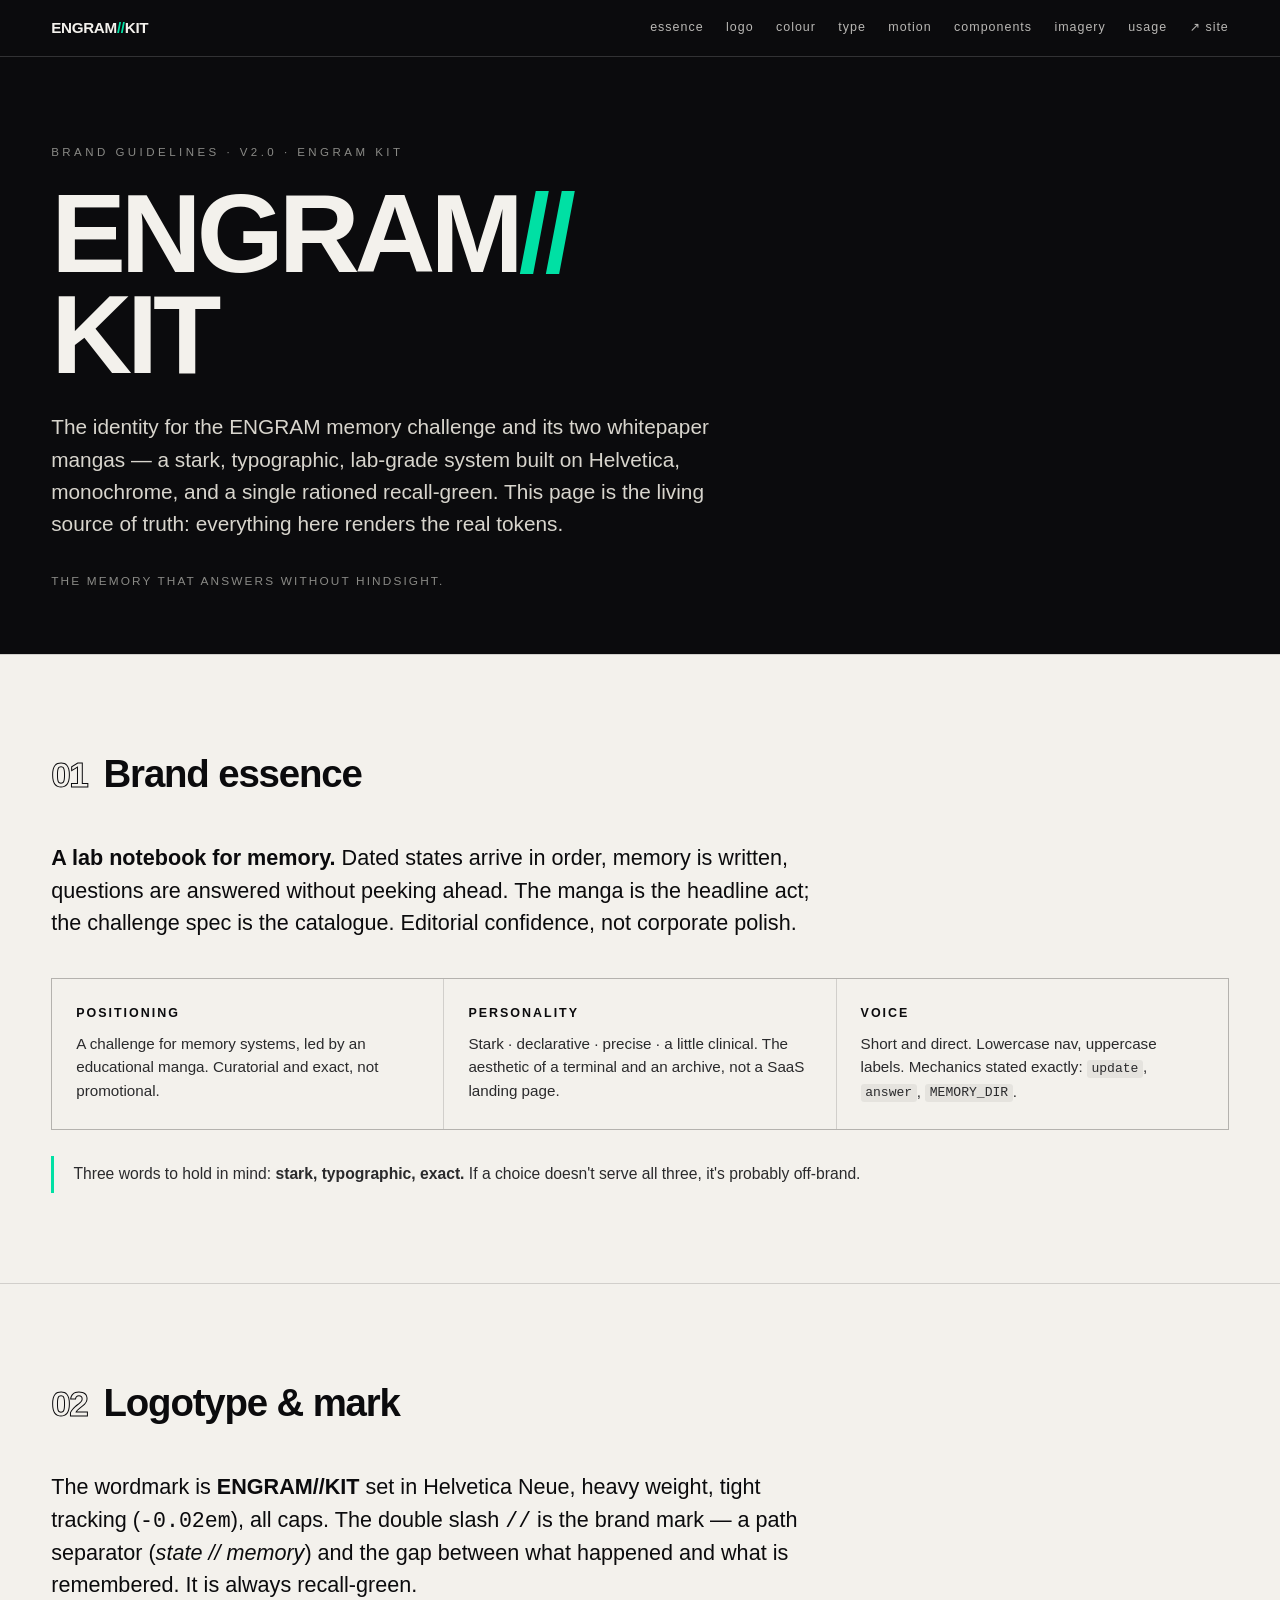
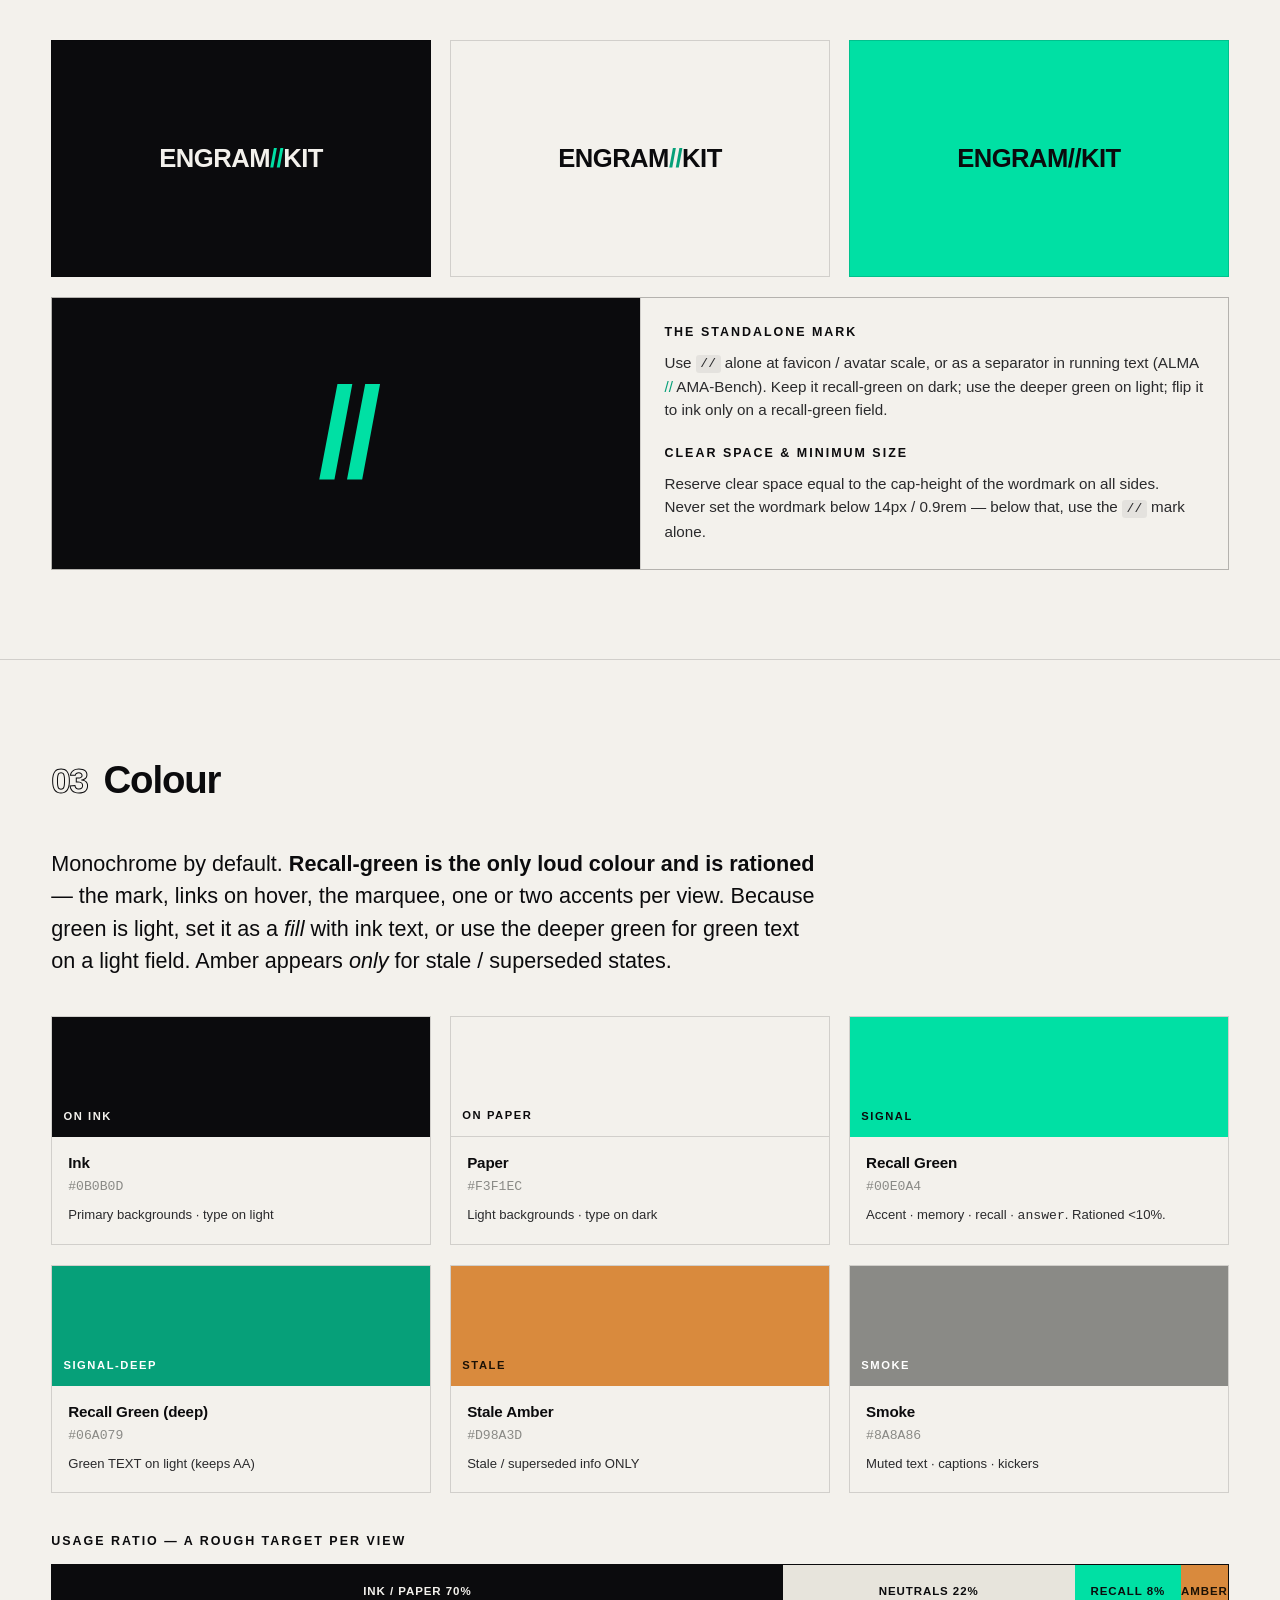
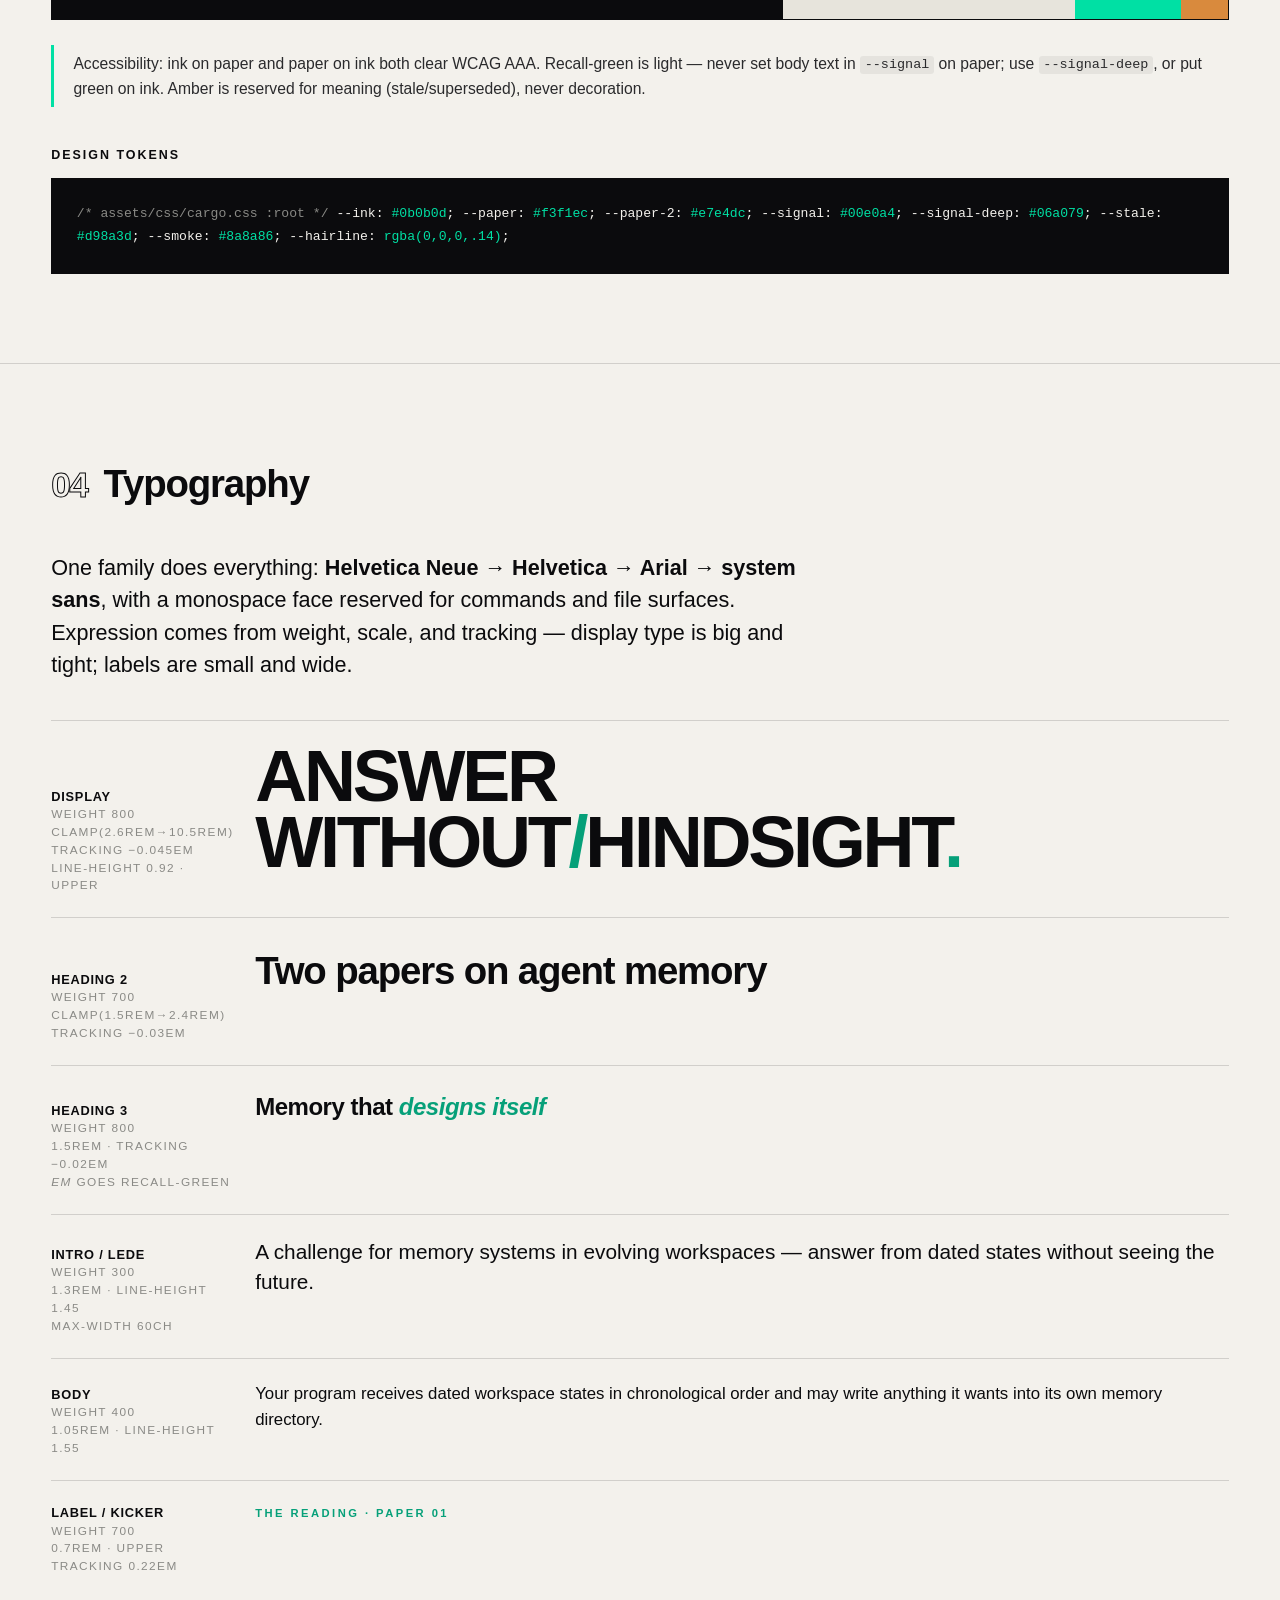
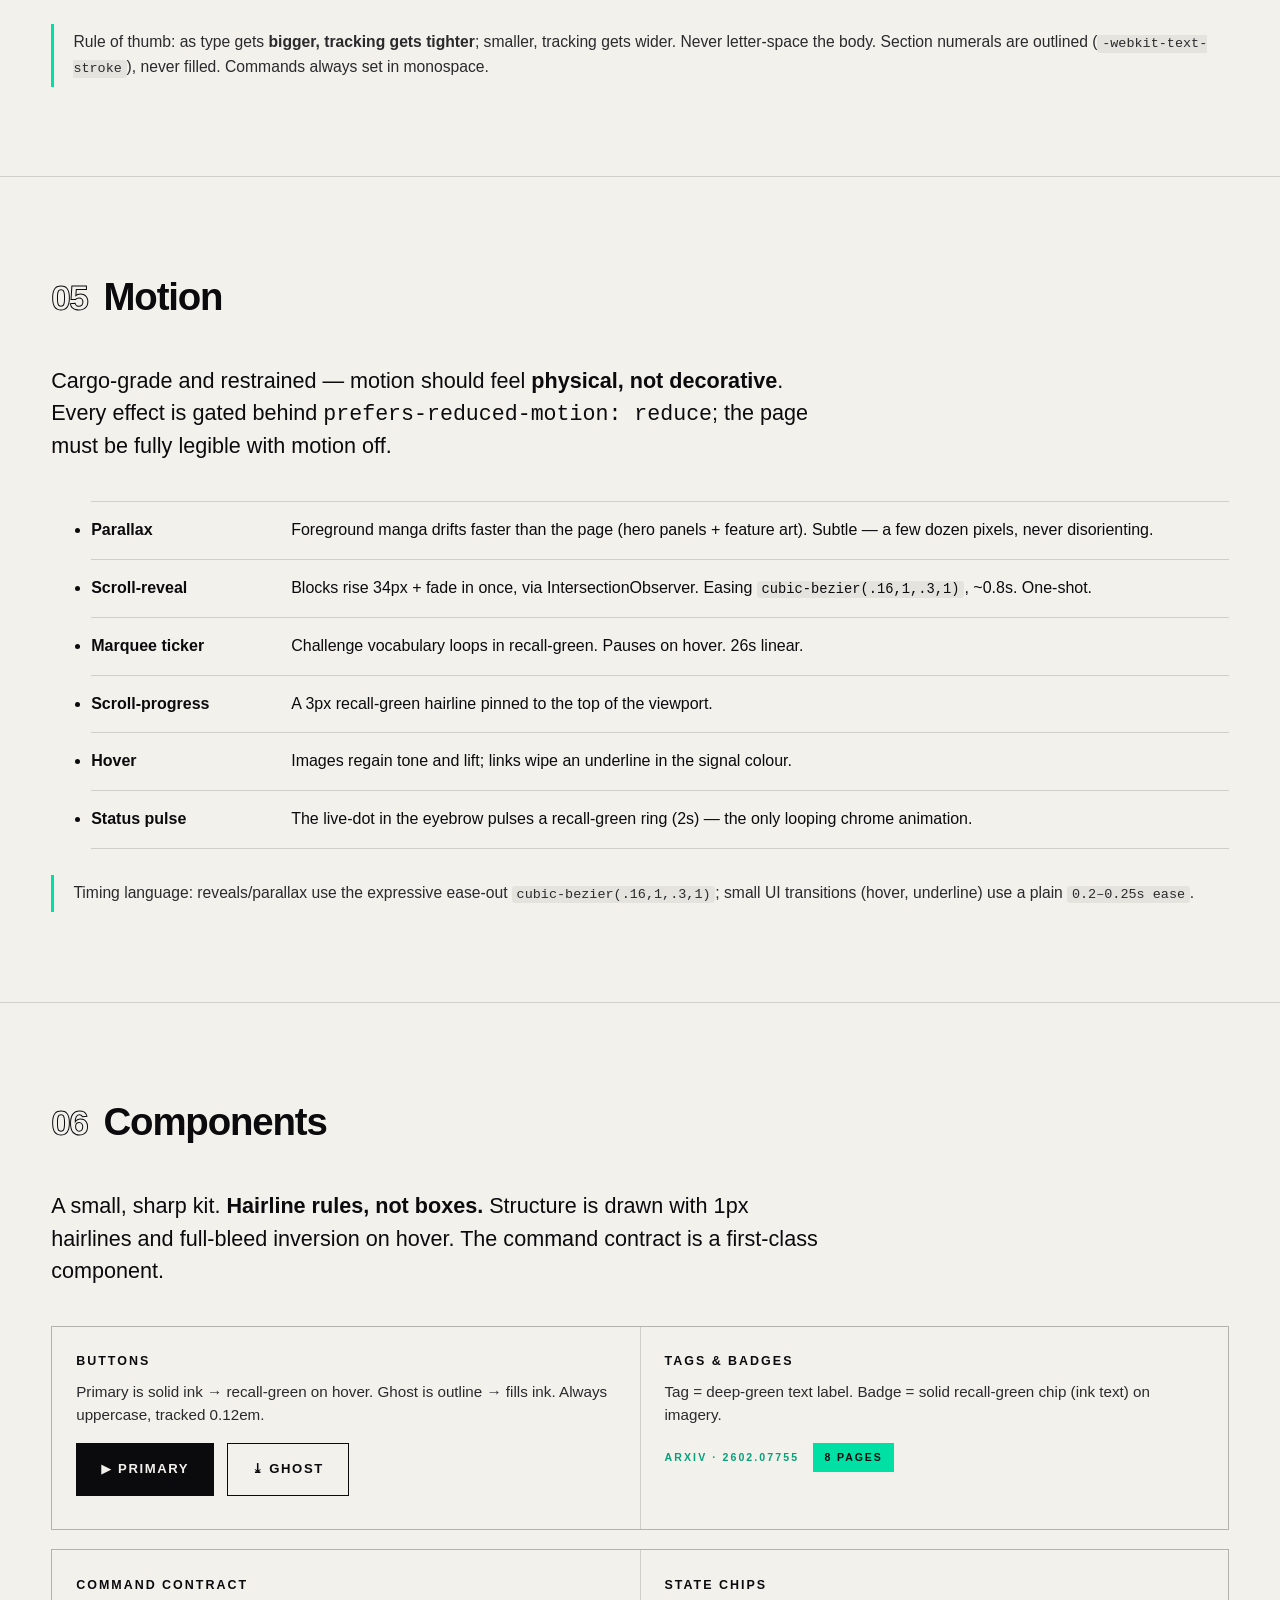
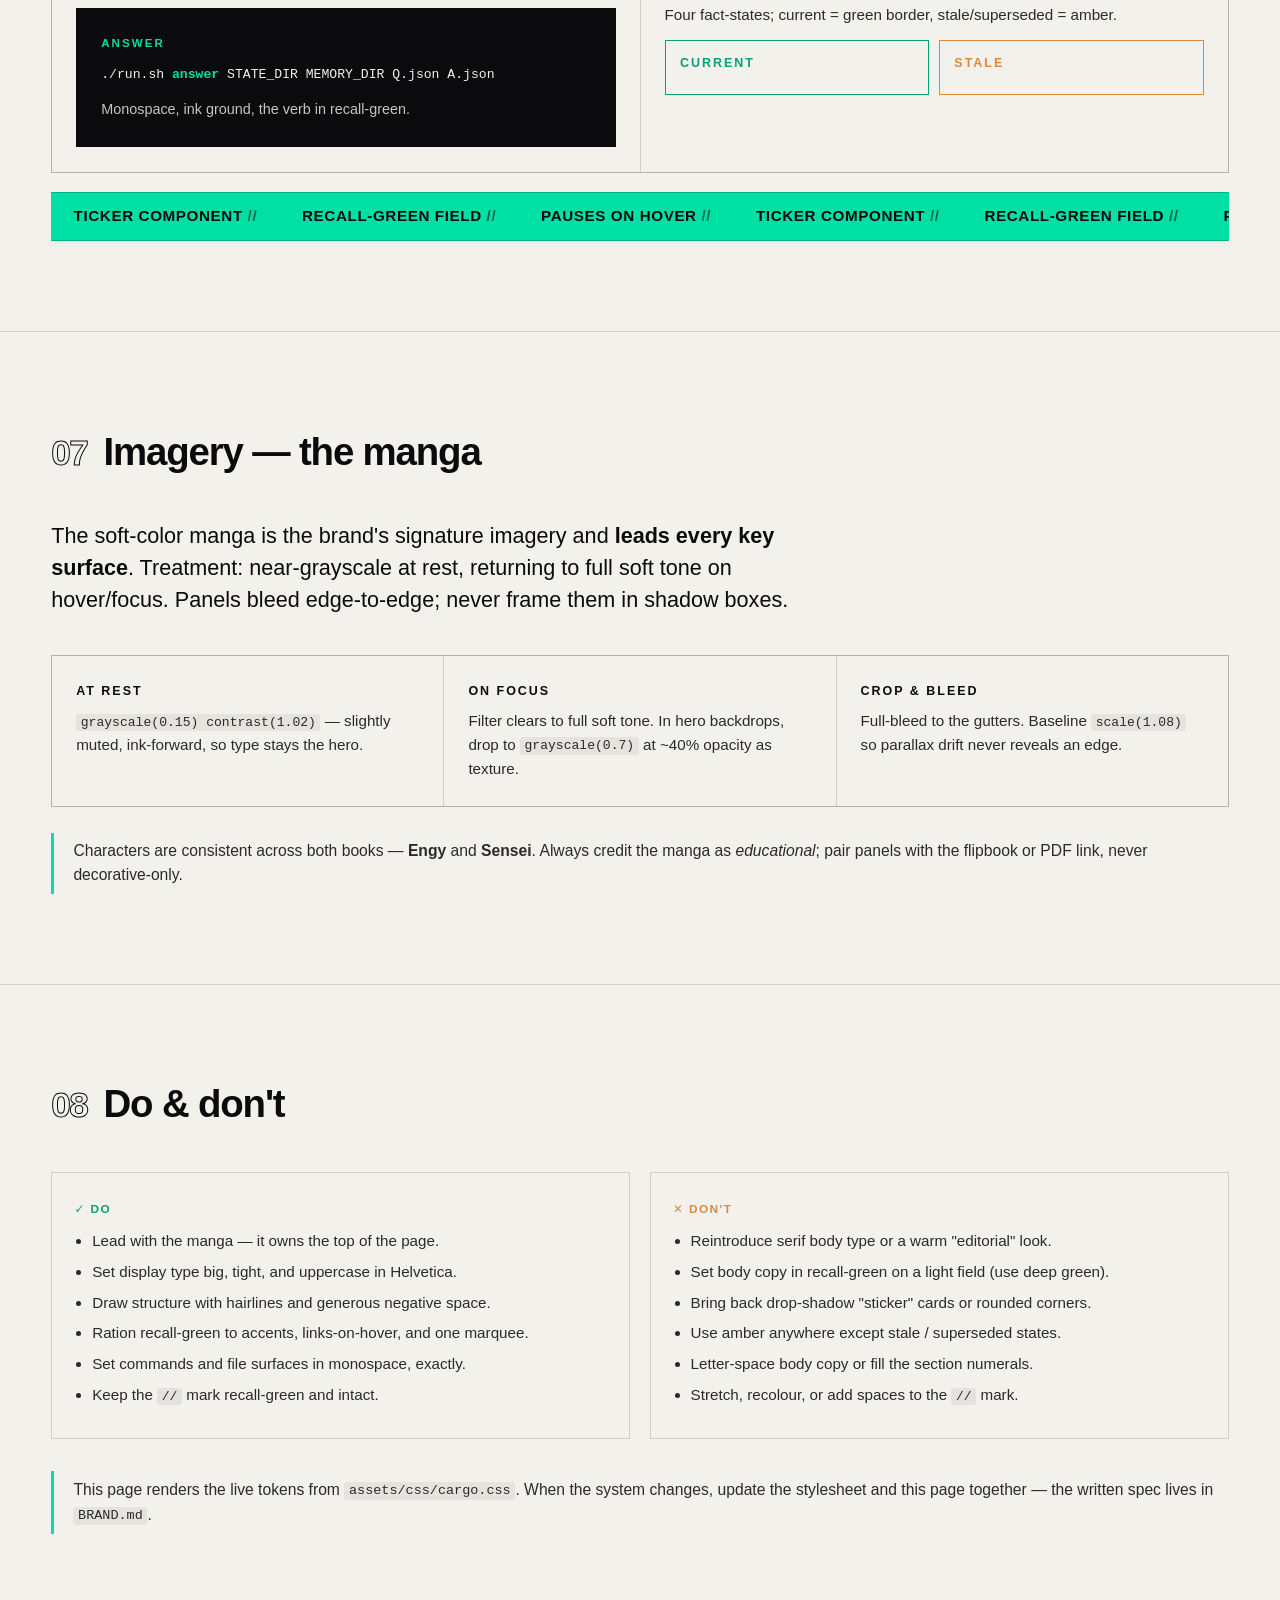
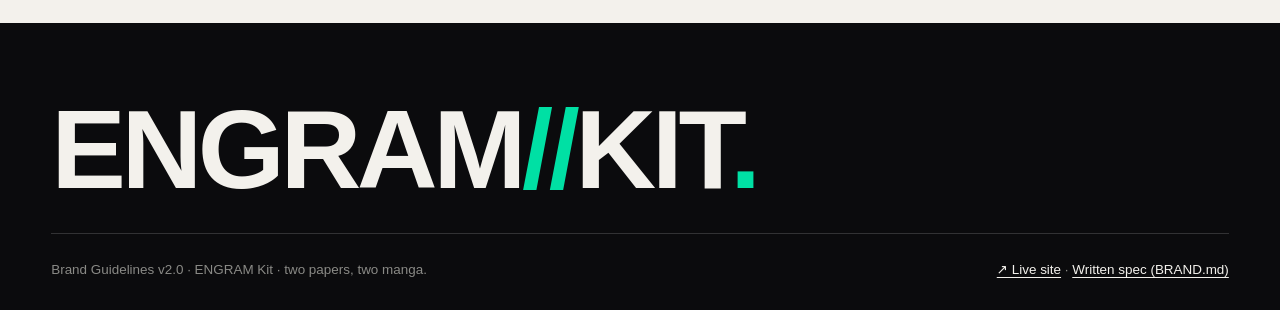
<file: docs/brand-guidelines.html>
<!DOCTYPE html>
<html lang="en">
<head>
<meta charset="utf-8">
<meta name="viewport" content="width=device-width, initial-scale=1">
<title>Brand Guidelines — ENGRAM // KIT</title>
<meta name="description" content="Brand guidelines for the ENGRAM // KIT identity: logotype, colour, typography, motion, components, and usage rules. This page renders the live tokens.">
<link rel="stylesheet" href="assets/css/cargo.css">
<style>
/* ---- guidelines-only layer (reuses cargo.css tokens) ------------------ */
body { background: var(--paper); }
.gl-nav {
  position: fixed; top: 0; left: 0; right: 0; z-index: 100;
  display: flex; justify-content: space-between; align-items: center;
  padding: 1rem clamp(1.25rem, 4vw, 3.5rem);
  background: var(--ink); color: var(--paper);
  font-size: 0.78rem; letter-spacing: 0.08em; border-bottom: 1px solid var(--hairline-light);
}
.gl-nav .brand { font-weight: 800; letter-spacing: -0.02em; font-size: 0.95rem; }
.gl-nav .brand i { color: var(--signal); font-style: normal; }
.gl-nav .links { display: flex; gap: 1.4rem; flex-wrap: wrap; }
.gl-nav .links a { text-transform: lowercase; opacity: 0.75; }
.gl-nav .links a:hover { opacity: 1; color: var(--signal); }
@media (max-width: 760px){ .gl-nav .links { display: none; } }

.gl-hero {
  background: var(--ink); color: var(--paper); padding: clamp(7rem,16vh,11rem) 0 clamp(3rem,7vh,5rem);
}
.gl-hero .eyebrow { text-transform: uppercase; letter-spacing: 0.3em; font-size: 0.72rem; color: var(--smoke); margin: 0 0 1.4rem; }
.gl-hero h1 {
  font-size: clamp(2.4rem, 9vw, 7rem); line-height: 0.9; letter-spacing: -0.045em;
  font-weight: 800; text-transform: uppercase; margin: 0;
}
.gl-hero h1 i { color: var(--signal); font-style: normal; }
.gl-hero p { color: #d8d5cd; max-width: 60ch; font-size: clamp(1rem,1.8vw,1.3rem); font-weight: 300; margin: 1.6rem 0 0; }
.gl-hero .ver { margin-top: 2rem; font-size: 0.74rem; letter-spacing: 0.18em; text-transform: uppercase; color: var(--smoke); }

.gl-sec { padding: clamp(3.5rem,7vw,6rem) 0; border-top: 1px solid var(--hairline); }
.gl-head { display: flex; align-items: baseline; gap: 1rem; margin: 0 0 2.4rem; flex-wrap: wrap; }
.gl-head .n {
  font-size: clamp(1.4rem,3vw,2.2rem); font-weight: 800; letter-spacing: -0.04em;
  -webkit-text-stroke: 1px var(--ink); -webkit-text-fill-color: transparent;
}
.gl-head h2 { font-size: clamp(1.4rem,3.4vw,2.4rem); font-weight: 700; letter-spacing: -0.03em; margin: 0; }
.gl-lead { font-size: clamp(1.05rem,1.8vw,1.35rem); font-weight: 300; line-height: 1.5; max-width: 64ch; margin: 0 0 2.4rem; }
.gl-lead strong { font-weight: 700; }

.gl-grid { display: grid; gap: 1px; background: var(--hairline); border: 1px solid var(--hairline); }
.gl-grid.two { grid-template-columns: 1fr 1fr; }
.gl-grid.three { grid-template-columns: repeat(3,1fr); }
@media (max-width: 760px){ .gl-grid.two,.gl-grid.three { grid-template-columns: 1fr; } }
.gl-cell { background: var(--paper); padding: 1.6rem 1.5rem; }
.gl-cell h4 { margin: 0 0 0.5rem; font-size: 0.78rem; text-transform: uppercase; letter-spacing: 0.16em; font-weight: 800; }
.gl-cell p { margin: 0; font-size: 0.95rem; color: #2a2a2c; }
.gl-cell code { font-family: var(--mono); font-size: 0.86em; background: rgba(0,0,0,0.06); padding: 0.1em 0.35em; border-radius: 3px; }

/* swatches */
.swatches { display: grid; grid-template-columns: repeat(3,1fr); gap: 1.2rem; }
@media (max-width: 760px){ .swatches { grid-template-columns: 1fr 1fr; } }
@media (max-width: 460px){ .swatches { grid-template-columns: 1fr; } }
.swatch { border: 1px solid var(--hairline); }
.swatch .chip { height: 120px; display: flex; align-items: flex-end; padding: 0.7rem; }
.swatch .chip b { font-size: 0.7rem; letter-spacing: 0.14em; text-transform: uppercase; }
.swatch .body { padding: 0.9rem 1rem 1.1rem; }
.swatch .body .name { font-weight: 800; font-size: 0.95rem; letter-spacing: -0.01em; }
.swatch .body .hex { font-family: var(--mono); font-size: 0.82rem; color: var(--smoke); margin: 0.15rem 0 0.5rem; }
.swatch .body .role { font-size: 0.82rem; color: #2a2a2c; }

/* type specimens */
.spec { border-top: 1px solid var(--hairline); padding: 1.4rem 0; display: grid; grid-template-columns: 180px 1fr; gap: 1.5rem; align-items: baseline; }
@media (max-width: 680px){ .spec { grid-template-columns: 1fr; gap: 0.4rem; } }
.spec .meta { font-size: 0.74rem; text-transform: uppercase; letter-spacing: 0.12em; color: var(--smoke); line-height: 1.5; }
.spec .meta b { color: var(--ink); display: block; font-size: 0.8rem; letter-spacing: 0.06em; }
.spec .sample { min-width: 0; }
.s-display { font-size: clamp(2.2rem,6vw,4.5rem); font-weight: 800; letter-spacing: -0.045em; line-height: 0.92; text-transform: uppercase; }
.s-display i { color: var(--signal-deep); font-style: normal; }
.s-h2 { font-size: clamp(1.5rem,3.4vw,2.4rem); font-weight: 700; letter-spacing: -0.03em; }
.s-h3 { font-size: 1.5rem; font-weight: 800; letter-spacing: -0.02em; }
.s-intro { font-size: 1.3rem; font-weight: 300; line-height: 1.45; }
.s-body { font-size: 1.05rem; line-height: 1.55; }
.s-label { font-size: 0.7rem; text-transform: uppercase; letter-spacing: 0.22em; font-weight: 700; color: var(--signal-deep); }

/* logo lockups */
.locks { display: grid; grid-template-columns: repeat(3,1fr); gap: 1.2rem; }
@media (max-width: 760px){ .locks { grid-template-columns: 1fr; } }
.lock { aspect-ratio: 16/10; display: flex; align-items: center; justify-content: center; border: 1px solid var(--hairline); font-weight: 800; letter-spacing: -0.02em; font-size: clamp(1.1rem,2.4vw,1.6rem); }
.lock i { font-style: normal; }
.lock.on-dark { background: var(--ink); color: var(--paper); }
.lock.on-dark i { color: var(--signal); }
.lock.on-light { background: var(--paper); color: var(--ink); }
.lock.on-light i { color: var(--signal-deep); }
.lock.on-signal { background: var(--signal); color: var(--ink); }
.lock.on-signal i { color: var(--ink); }
.mark-big { font-size: clamp(3rem,12vw,8rem); font-weight: 800; color: var(--signal); letter-spacing: -0.06em; line-height: 1; }

/* do / don't */
.dd { display: grid; grid-template-columns: 1fr 1fr; gap: 1.2rem; }
@media (max-width: 680px){ .dd { grid-template-columns: 1fr; } }
.dd .item { border: 1px solid var(--hairline); padding: 1.4rem 1.4rem 1.5rem; }
.dd .item .flag { font-weight: 800; text-transform: uppercase; letter-spacing: 0.12em; font-size: 0.74rem; display: inline-flex; align-items: center; gap: 0.5rem; margin-bottom: 0.7rem; }
.dd .do .flag { color: var(--signal-deep); }
.dd .dont .flag { color: var(--stale); }
.dd .item ul { margin: 0; padding-left: 1.1rem; }
.dd .item li { font-size: 0.95rem; margin-bottom: 0.45rem; color: #2a2a2c; }
.dd .item code { font-family: var(--mono); font-size: 0.86em; background: rgba(0,0,0,0.06); padding: 0.1em 0.35em; border-radius: 3px; }

/* motion list */
.motion li { border-top: 1px solid var(--hairline); padding: 1rem 0; font-size: 1rem; }
.motion li:last-child { border-bottom: 1px solid var(--hairline); }
.motion li b { display: inline-block; min-width: 200px; font-weight: 800; }
.motion ul { list-style: none; padding: 0; margin: 0; }
.motion code { font-family: var(--mono); font-size: 0.86em; background: rgba(0,0,0,0.06); padding: 0.1em 0.35em; border-radius: 3px; }

/* ratio bar */
.ratio { display: flex; height: 56px; border: 1px solid var(--ink); overflow: hidden; font-size: 0.72rem; font-weight: 700; text-transform: uppercase; letter-spacing: 0.08em; }
.ratio span { display: flex; align-items: center; justify-content: center; }

.tokenblock { background: var(--ink); color: var(--paper); padding: 1.6rem; font-family: var(--mono); font-size: 0.82rem; line-height: 1.7; overflow-x: auto; }
.tokenblock .c { color: var(--smoke); }
.tokenblock .v { color: var(--signal); }

.callout { border-left: 3px solid var(--signal); padding: 0.4rem 0 0.4rem 1.2rem; color: #2a2a2c; font-size: 0.98rem; margin: 1.6rem 0 0; }
.callout code { font-family: var(--mono); font-size: 0.86em; background: rgba(0,0,0,0.06); padding: 0.1em 0.35em; border-radius: 3px; }
</style>
</head>
<body>

<nav class="gl-nav">
  <a class="brand" href="index.html">ENGRAM<i>//</i>KIT</a>
  <div class="links">
    <a href="#essence">essence</a>
    <a href="#logo">logo</a>
    <a href="#colour">colour</a>
    <a href="#type">type</a>
    <a href="#motion">motion</a>
    <a href="#components">components</a>
    <a href="#imagery">imagery</a>
    <a href="#usage">usage</a>
    <a href="index.html">↗ site</a>
  </div>
</nav>

<!-- ============================ COVER ============================ -->
<header class="gl-hero">
  <div class="wrap">
    <p class="eyebrow">Brand Guidelines · v2.0 · ENGRAM Kit</p>
    <h1>Engram<i>//</i><br>Kit</h1>
    <p>The identity for the ENGRAM memory challenge and its two whitepaper mangas — a stark, typographic, lab-grade system built on Helvetica, monochrome, and a single rationed recall-green. This page is the living source of truth: everything here renders the real tokens.</p>
    <p class="ver">The memory that answers without hindsight.</p>
  </div>
</header>

<!-- ============================ ESSENCE ============================ -->
<section class="gl-sec" id="essence">
  <div class="wrap">
    <div class="gl-head"><span class="n">01</span><h2>Brand essence</h2></div>
    <p class="gl-lead"><strong>A lab notebook for memory.</strong> Dated states arrive in order, memory is written, questions are answered without peeking ahead. The manga is the headline act; the challenge spec is the catalogue. Editorial confidence, not corporate polish.</p>

    <div class="gl-grid three">
      <div class="gl-cell"><h4>Positioning</h4><p>A challenge for memory systems, led by an educational manga. Curatorial and exact, not promotional.</p></div>
      <div class="gl-cell"><h4>Personality</h4><p>Stark · declarative · precise · a little clinical. The aesthetic of a terminal and an archive, not a SaaS landing page.</p></div>
      <div class="gl-cell"><h4>Voice</h4><p>Short and direct. Lowercase nav, uppercase labels. Mechanics stated exactly: <code>update</code>, <code>answer</code>, <code>MEMORY_DIR</code>.</p></div>
    </div>

    <p class="callout">Three words to hold in mind: <strong>stark, typographic, exact.</strong> If a choice doesn't serve all three, it's probably off-brand.</p>
  </div>
</section>

<!-- ============================ LOGO ============================ -->
<section class="gl-sec" id="logo">
  <div class="wrap">
    <div class="gl-head"><span class="n">02</span><h2>Logotype &amp; mark</h2></div>
    <p class="gl-lead">The wordmark is <strong>ENGRAM//KIT</strong> set in Helvetica Neue, heavy weight, tight tracking (<code>-0.02em</code>), all caps. The double slash <code>//</code> is the brand mark — a path separator (<em>state // memory</em>) and the gap between what happened and what is remembered. It is always recall-green.</p>

    <div class="locks">
      <div class="lock on-dark">ENGRAM<i style="color:var(--signal)">//</i>KIT</div>
      <div class="lock on-light">ENGRAM<i style="color:var(--signal-deep)">//</i>KIT</div>
      <div class="lock on-signal">ENGRAM<i style="color:var(--ink)">//</i>KIT</div>
    </div>

    <div class="gl-grid two" style="margin-top:1.2rem;">
      <div class="gl-cell" style="display:flex;align-items:center;justify-content:center;background:var(--ink);">
        <span class="mark-big">//</span>
      </div>
      <div class="gl-cell">
        <h4>The standalone mark</h4>
        <p>Use <code>//</code> alone at favicon / avatar scale, or as a separator in running text (ALMA <i style="color:var(--signal-deep);font-style:normal">//</i> AMA-Bench). Keep it recall-green on dark; use the deeper green on light; flip it to ink only on a recall-green field.</p>
        <h4 style="margin-top:1.4rem;">Clear space &amp; minimum size</h4>
        <p>Reserve clear space equal to the cap-height of the wordmark on all sides. Never set the wordmark below 14px / 0.9rem — below that, use the <code>//</code> mark alone.</p>
      </div>
    </div>
  </div>
</section>

<!-- ============================ COLOUR ============================ -->
<section class="gl-sec" id="colour">
  <div class="wrap">
    <div class="gl-head"><span class="n">03</span><h2>Colour</h2></div>
    <p class="gl-lead">Monochrome by default. <strong>Recall-green is the only loud colour and is rationed</strong> — the mark, links on hover, the marquee, one or two accents per view. Because green is light, set it as a <em>fill</em> with ink text, or use the deeper green for green text on a light field. Amber appears <em>only</em> for stale / superseded states.</p>

    <div class="swatches">
      <div class="swatch">
        <div class="chip" style="background:#0b0b0d;color:#f3f1ec;"><b>on ink</b></div>
        <div class="body"><div class="name">Ink</div><div class="hex">#0B0B0D</div><div class="role">Primary backgrounds · type on light</div></div>
      </div>
      <div class="swatch">
        <div class="chip" style="background:#f3f1ec;color:#0b0b0d;border-bottom:1px solid var(--hairline);"><b>on paper</b></div>
        <div class="body"><div class="name">Paper</div><div class="hex">#F3F1EC</div><div class="role">Light backgrounds · type on dark</div></div>
      </div>
      <div class="swatch">
        <div class="chip" style="background:#00e0a4;color:#0b0b0d;"><b>signal</b></div>
        <div class="body"><div class="name">Recall Green</div><div class="hex">#00E0A4</div><div class="role">Accent · memory · recall · <code>answer</code>. Rationed &lt;10%.</div></div>
      </div>
      <div class="swatch">
        <div class="chip" style="background:#06a079;color:#fff;"><b>signal-deep</b></div>
        <div class="body"><div class="name">Recall Green (deep)</div><div class="hex">#06A079</div><div class="role">Green TEXT on light (keeps AA)</div></div>
      </div>
      <div class="swatch">
        <div class="chip" style="background:#d98a3d;color:#1c1206;"><b>stale</b></div>
        <div class="body"><div class="name">Stale Amber</div><div class="hex">#D98A3D</div><div class="role">Stale / superseded info ONLY</div></div>
      </div>
      <div class="swatch">
        <div class="chip" style="background:#8a8a86;color:#fff;"><b>smoke</b></div>
        <div class="body"><div class="name">Smoke</div><div class="hex">#8A8A86</div><div class="role">Muted text · captions · kickers</div></div>
      </div>
    </div>

    <h4 style="margin:2.4rem 0 0.8rem;font-size:0.78rem;text-transform:uppercase;letter-spacing:0.16em;">Usage ratio — a rough target per view</h4>
    <div class="ratio">
      <span style="background:#0b0b0d;color:#f3f1ec;flex:55;">Ink / Paper 70%</span>
      <span style="background:#e7e4dc;color:#0b0b0d;flex:22;">Neutrals 22%</span>
      <span style="background:#00e0a4;color:#0b0b0d;flex:8;">Recall 8%</span>
      <span style="background:#d98a3d;color:#1c1206;flex:3;">Amber</span>
    </div>
    <p class="callout">Accessibility: ink on paper and paper on ink both clear WCAG AAA. Recall-green is light — never set body text in <code>--signal</code> on paper; use <code>--signal-deep</code>, or put green on ink. Amber is reserved for meaning (stale/superseded), never decoration.</p>

    <h4 style="margin:2.4rem 0 0.8rem;font-size:0.78rem;text-transform:uppercase;letter-spacing:0.16em;">Design tokens</h4>
    <div class="tokenblock"><span class="c">/* assets/css/cargo.css :root */</span>
--ink: <span class="v">#0b0b0d</span>; --paper: <span class="v">#f3f1ec</span>; --paper-2: <span class="v">#e7e4dc</span>;
--signal: <span class="v">#00e0a4</span>; --signal-deep: <span class="v">#06a079</span>; --stale: <span class="v">#d98a3d</span>;
--smoke: <span class="v">#8a8a86</span>; --hairline: <span class="v">rgba(0,0,0,.14)</span>;</div>
  </div>
</section>

<!-- ============================ TYPE ============================ -->
<section class="gl-sec" id="type">
  <div class="wrap">
    <div class="gl-head"><span class="n">04</span><h2>Typography</h2></div>
    <p class="gl-lead">One family does everything: <strong>Helvetica Neue → Helvetica → Arial → system sans</strong>, with a monospace face reserved for commands and file surfaces. Expression comes from weight, scale, and tracking — display type is big and tight; labels are small and wide.</p>

    <div class="spec">
      <div class="meta"><b>Display</b>Weight 800<br>clamp(2.6rem→10.5rem)<br>tracking −0.045em<br>line-height 0.92 · UPPER</div>
      <div class="sample"><div class="s-display">Answer<br>without<i>/</i>hindsight<i>.</i></div></div>
    </div>
    <div class="spec">
      <div class="meta"><b>Heading 2</b>Weight 700<br>clamp(1.5rem→2.4rem)<br>tracking −0.03em</div>
      <div class="sample"><div class="s-h2">Two papers on agent memory</div></div>
    </div>
    <div class="spec">
      <div class="meta"><b>Heading 3</b>Weight 800<br>1.5rem · tracking −0.02em<br><em>em</em> goes recall-green</div>
      <div class="sample"><div class="s-h3">Memory that <em style="color:var(--signal-deep);font-style:italic">designs itself</em></div></div>
    </div>
    <div class="spec">
      <div class="meta"><b>Intro / lede</b>Weight 300<br>1.3rem · line-height 1.45<br>max-width 60ch</div>
      <div class="sample"><div class="s-intro">A challenge for memory systems in evolving workspaces — answer from dated states without seeing the future.</div></div>
    </div>
    <div class="spec">
      <div class="meta"><b>Body</b>Weight 400<br>1.05rem · line-height 1.55</div>
      <div class="sample"><div class="s-body">Your program receives dated workspace states in chronological order and may write anything it wants into its own memory directory.</div></div>
    </div>
    <div class="spec">
      <div class="meta"><b>Label / kicker</b>Weight 700<br>0.7rem · UPPER<br>tracking 0.22em</div>
      <div class="sample"><div class="s-label">The Reading · Paper 01</div></div>
    </div>

    <p class="callout">Rule of thumb: as type gets <strong>bigger, tracking gets tighter</strong>; smaller, tracking gets wider. Never letter-space the body. Section numerals are outlined (<code>-webkit-text-stroke</code>), never filled. Commands always set in monospace.</p>
  </div>
</section>

<!-- ============================ MOTION ============================ -->
<section class="gl-sec" id="motion">
  <div class="wrap">
    <div class="gl-head"><span class="n">05</span><h2>Motion</h2></div>
    <p class="gl-lead">Cargo-grade and restrained — motion should feel <strong>physical, not decorative</strong>. Every effect is gated behind <code>prefers-reduced-motion: reduce</code>; the page must be fully legible with motion off.</p>
    <ul class="motion">
      <li><b>Parallax</b>Foreground manga drifts faster than the page (hero panels + feature art). Subtle — a few dozen pixels, never disorienting.</li>
      <li><b>Scroll-reveal</b>Blocks rise 34px + fade in once, via IntersectionObserver. Easing <code>cubic-bezier(.16,1,.3,1)</code>, ~0.8s. One-shot.</li>
      <li><b>Marquee ticker</b>Challenge vocabulary loops in recall-green. Pauses on hover. 26s linear.</li>
      <li><b>Scroll-progress</b>A 3px recall-green hairline pinned to the top of the viewport.</li>
      <li><b>Hover</b>Images regain tone and lift; links wipe an underline in the signal colour.</li>
      <li><b>Status pulse</b>The live-dot in the eyebrow pulses a recall-green ring (2s) — the only looping chrome animation.</li>
    </ul>
    <p class="callout">Timing language: reveals/parallax use the expressive ease-out <code>cubic-bezier(.16,1,.3,1)</code>; small UI transitions (hover, underline) use a plain <code>0.2–0.25s ease</code>.</p>
  </div>
</section>

<!-- ============================ COMPONENTS ============================ -->
<section class="gl-sec" id="components">
  <div class="wrap">
    <div class="gl-head"><span class="n">06</span><h2>Components</h2></div>
    <p class="gl-lead">A small, sharp kit. <strong>Hairline rules, not boxes.</strong> Structure is drawn with 1px hairlines and full-bleed inversion on hover. The command contract is a first-class component.</p>

    <div class="gl-grid two">
      <div class="gl-cell">
        <h4>Buttons</h4>
        <p style="margin-bottom:1rem;">Primary is solid ink → recall-green on hover. Ghost is outline → fills ink. Always uppercase, tracked 0.12em.</p>
        <a class="btn" href="#components" onclick="return false">▶ Primary</a>
        <a class="btn ghost" href="#components" onclick="return false">⤓ Ghost</a>
      </div>
      <div class="gl-cell">
        <h4>Tags &amp; badges</h4>
        <p style="margin-bottom:1rem;">Tag = deep-green text label. Badge = solid recall-green chip (ink text) on imagery.</p>
        <span class="tag" style="color:var(--signal-deep);font-size:0.66rem;text-transform:uppercase;letter-spacing:0.2em;font-weight:700;">arXiv · 2602.07755</span>
        <span class="badge" style="position:static;display:inline-block;background:var(--signal);color:var(--ink);font-size:0.66rem;text-transform:uppercase;letter-spacing:0.18em;font-weight:700;padding:0.4rem 0.7rem;margin-left:0.6rem;">8 pages</span>
      </div>
    </div>

    <div class="gl-grid two" style="margin-top:1.2rem;">
      <div class="gl-cell">
        <h4>Command contract</h4>
        <div class="contract" style="margin-top:0.8rem;grid-template-columns:1fr;">
          <div class="cmd"><div class="t">Answer</div><pre>./run.sh <b>answer</b> STATE_DIR MEMORY_DIR Q.json A.json</pre><p>Monospace, ink ground, the verb in recall-green.</p></div>
        </div>
      </div>
      <div class="gl-cell">
        <h4>State chips</h4>
        <p style="margin-bottom:0.8rem;">Four fact-states; current = green border, stale/superseded = amber.</p>
        <div class="states" style="grid-template-columns:1fr 1fr;gap:0.6rem;">
          <div class="state current" style="padding:0.8rem 0.9rem;"><h4 style="color:var(--signal-deep)">Current</h4></div>
          <div class="state stale" style="padding:0.8rem 0.9rem;"><h4 style="color:var(--stale)">Stale</h4></div>
        </div>
      </div>
    </div>

    <div style="margin-top:1.2rem;" class="ticker"><div class="ticker__track"><span>TICKER COMPONENT <i>//</i></span><span>RECALL-GREEN FIELD <i>//</i></span><span>PAUSES ON HOVER <i>//</i></span><span>TICKER COMPONENT <i>//</i></span><span>RECALL-GREEN FIELD <i>//</i></span><span>PAUSES ON HOVER <i>//</i></span></div></div>
  </div>
</section>

<!-- ============================ IMAGERY ============================ -->
<section class="gl-sec" id="imagery">
  <div class="wrap">
    <div class="gl-head"><span class="n">07</span><h2>Imagery — the manga</h2></div>
    <p class="gl-lead">The soft-color manga is the brand's signature imagery and <strong>leads every key surface</strong>. Treatment: near-grayscale at rest, returning to full soft tone on hover/focus. Panels bleed edge-to-edge; never frame them in shadow boxes.</p>
    <div class="gl-grid three">
      <div class="gl-cell"><h4>At rest</h4><p><code>grayscale(0.15) contrast(1.02)</code> — slightly muted, ink-forward, so type stays the hero.</p></div>
      <div class="gl-cell"><h4>On focus</h4><p>Filter clears to full soft tone. In hero backdrops, drop to <code>grayscale(0.7)</code> at ~40% opacity as texture.</p></div>
      <div class="gl-cell"><h4>Crop &amp; bleed</h4><p>Full-bleed to the gutters. Baseline <code>scale(1.08)</code> so parallax drift never reveals an edge.</p></div>
    </div>
    <p class="callout">Characters are consistent across both books — <strong>Engy</strong> and <strong>Sensei</strong>. Always credit the manga as <em>educational</em>; pair panels with the flipbook or PDF link, never decorative-only.</p>
  </div>
</section>

<!-- ============================ USAGE ============================ -->
<section class="gl-sec" id="usage">
  <div class="wrap">
    <div class="gl-head"><span class="n">08</span><h2>Do &amp; don't</h2></div>
    <div class="dd">
      <div class="item do">
        <span class="flag">✓ Do</span>
        <ul>
          <li>Lead with the manga — it owns the top of the page.</li>
          <li>Set display type big, tight, and uppercase in Helvetica.</li>
          <li>Draw structure with hairlines and generous negative space.</li>
          <li>Ration recall-green to accents, links-on-hover, and one marquee.</li>
          <li>Set commands and file surfaces in monospace, exactly.</li>
          <li>Keep the <code>//</code> mark recall-green and intact.</li>
        </ul>
      </div>
      <div class="item dont">
        <span class="flag">✕ Don't</span>
        <ul>
          <li>Reintroduce serif body type or a warm "editorial" look.</li>
          <li>Set body copy in recall-green on a light field (use deep green).</li>
          <li>Bring back drop-shadow "sticker" cards or rounded corners.</li>
          <li>Use amber anywhere except stale / superseded states.</li>
          <li>Letter-space body copy or fill the section numerals.</li>
          <li>Stretch, recolour, or add spaces to the <code>//</code> mark.</li>
        </ul>
      </div>
    </div>
    <p class="callout" style="margin-top:2rem;">This page renders the live tokens from <code>assets/css/cargo.css</code>. When the system changes, update the stylesheet and this page together — the written spec lives in <code>BRAND.md</code>.</p>
  </div>
</section>

<footer>
  <div class="wrap">
    <p class="big">Engram<i>//</i>Kit<i>.</i></p>
    <div class="cols">
      <span>Brand Guidelines v2.0 · ENGRAM Kit · two papers, two manga.</span>
      <span><a href="index.html">↗ Live site</a> · <a href="BRAND.md">Written spec (BRAND.md)</a></span>
    </div>
  </div>
</footer>

</body>
</html>
</file>
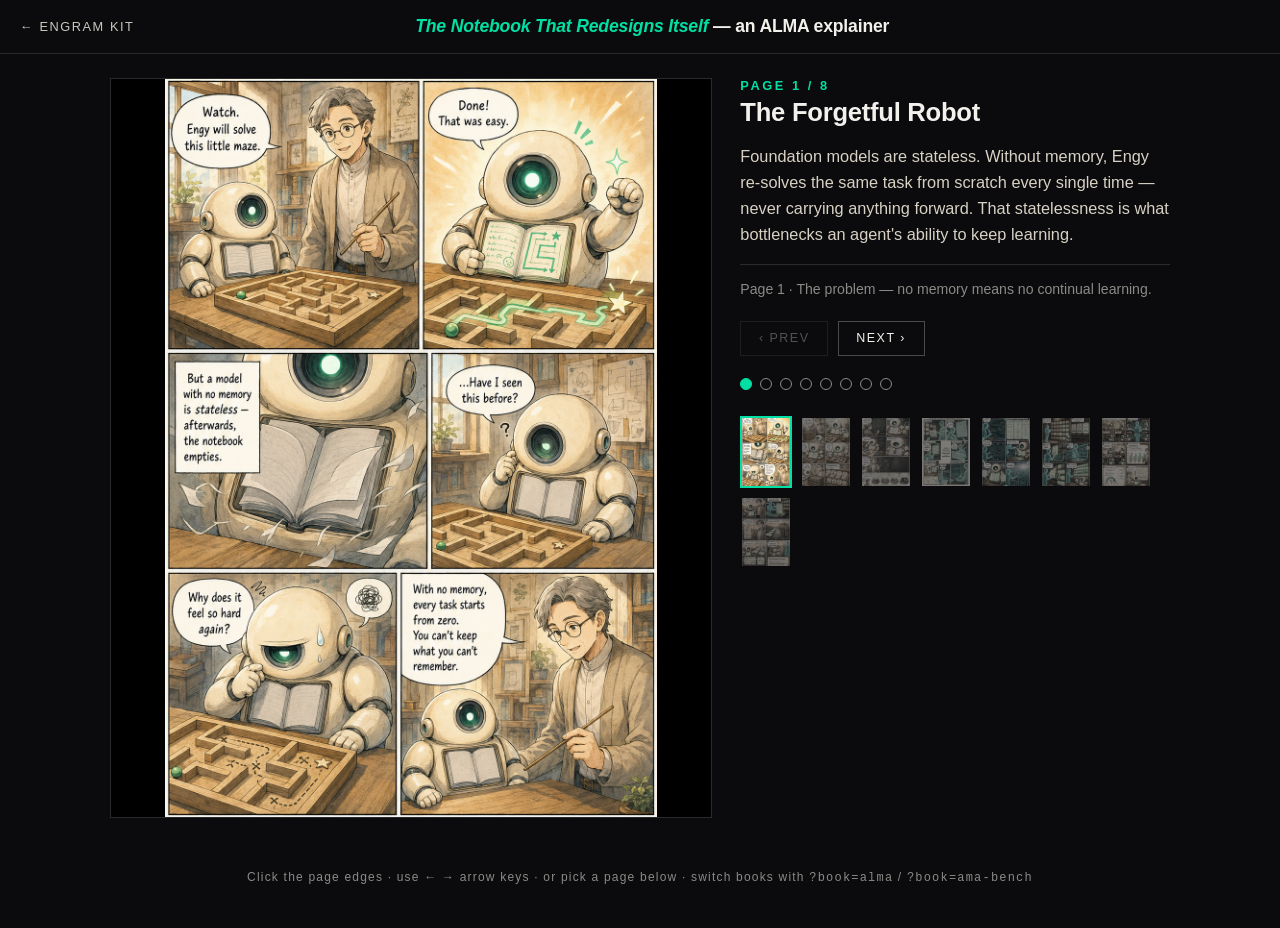
<file: docs/flipbook.html>
<!DOCTYPE html>
<html lang="en">
<head>
<meta charset="utf-8">
<meta name="viewport" content="width=device-width, initial-scale=1">
<title>Manga Flipbook — ENGRAM // KIT</title>
<meta name="description" content="Soft-color educational manga explainers for the ENGRAM Kit reading pack (ALMA and AMA-Bench — two papers on agentic memory).">
<link rel="stylesheet" href="assets/css/style.css">
</head>
<body class="flip">

<div class="flip-top">
  <a class="back" href="index.html">← ENGRAM Kit</a>
  <h1 id="book-title">—</h1>
  <span style="width:90px"></span>
</div>

<div class="stage">

  <div class="book">
    <div class="zone prev" id="zone-prev"><span>‹</span></div>
    <div class="zone next" id="zone-next"><span>›</span></div>
    <img id="page-img" src="" alt="">
  </div>

  <aside class="sidebar">
    <div class="pagenum" id="page-num">PAGE 1 / 8</div>
    <h2 id="page-title">—</h2>
    <p class="caption" id="page-caption">—</p>
    <p class="purpose" id="page-purpose">—</p>

    <div class="controls">
      <button id="prev">‹ Prev</button>
      <button id="next">Next ›</button>
    </div>

    <div class="dots" id="dots"></div>
    <div class="thumbs" id="thumbs"></div>
  </aside>

</div>

<p class="hint">Click the page edges · use ← → arrow keys · or pick a page below · switch books with <code>?book=alma</code> / <code>?book=ama-bench</code></p>

<script src="assets/js/flipbook.js"></script>
</body>
</html>
</file>
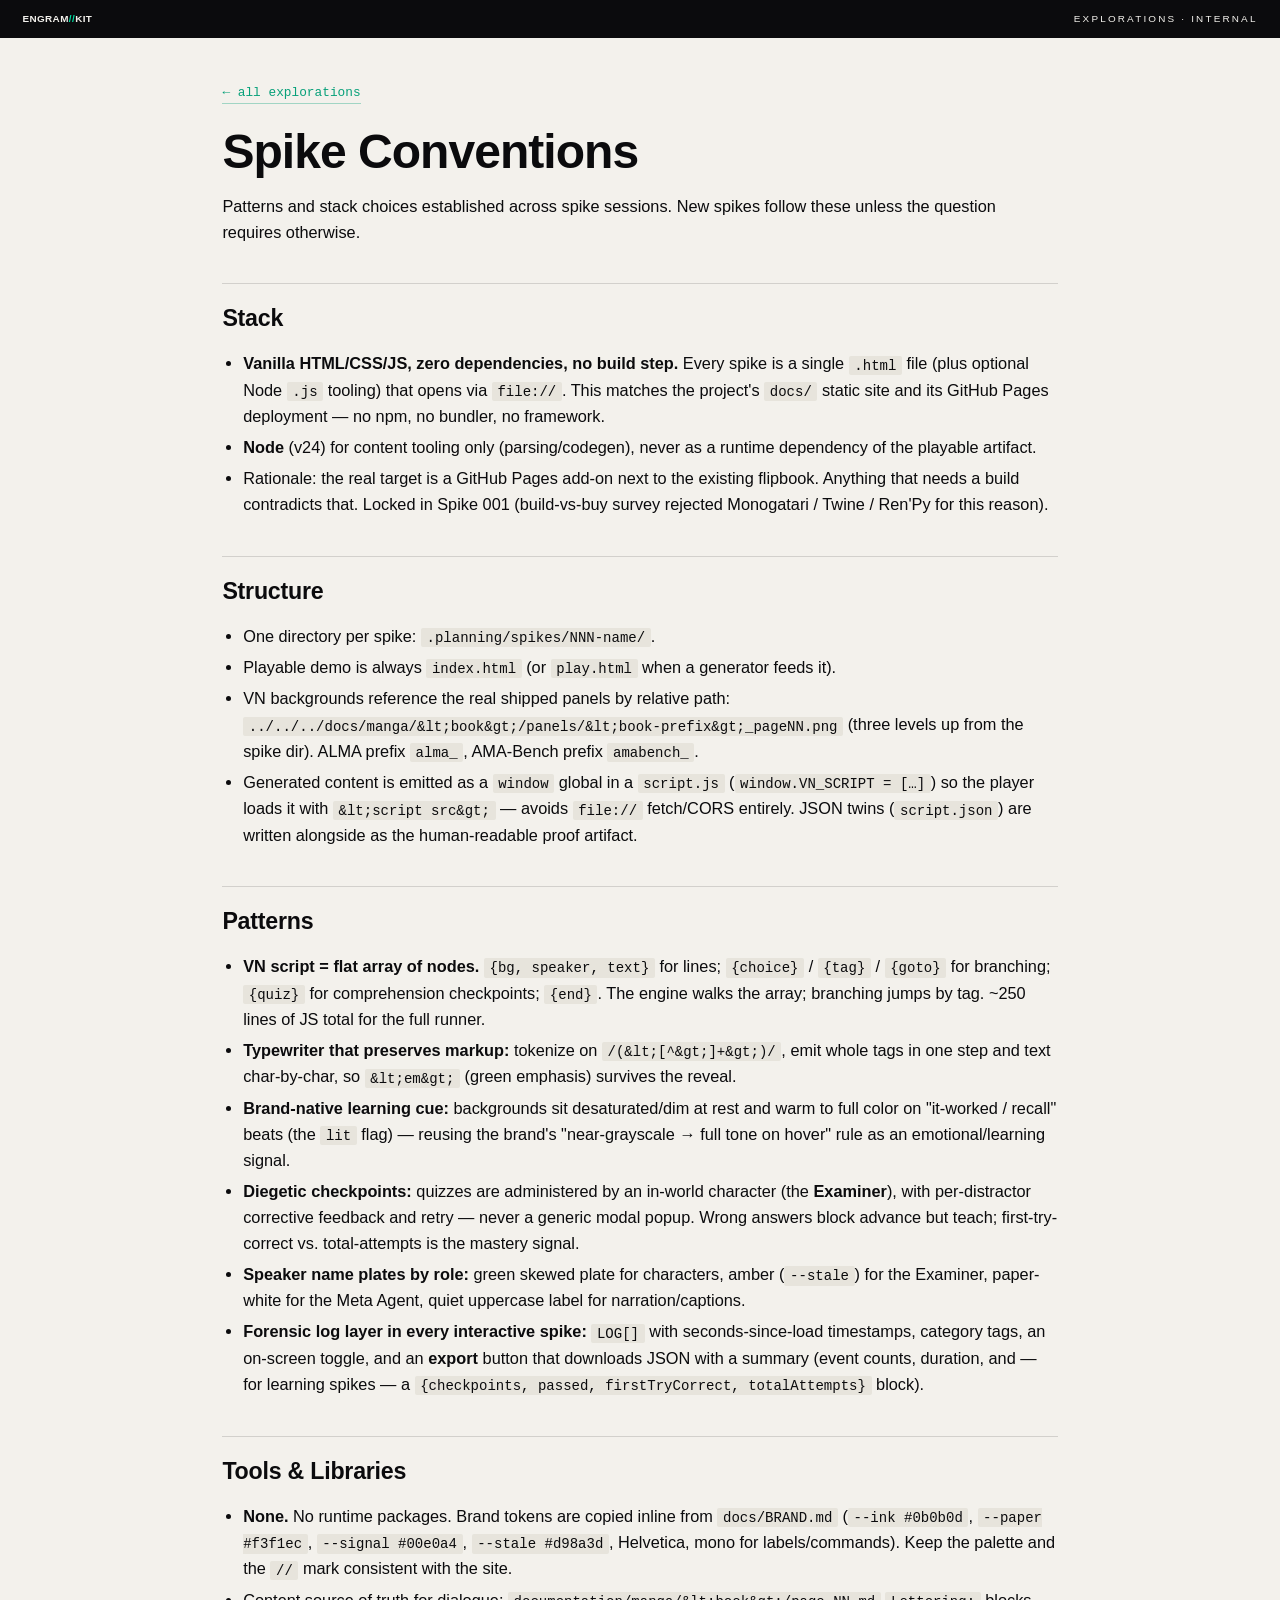
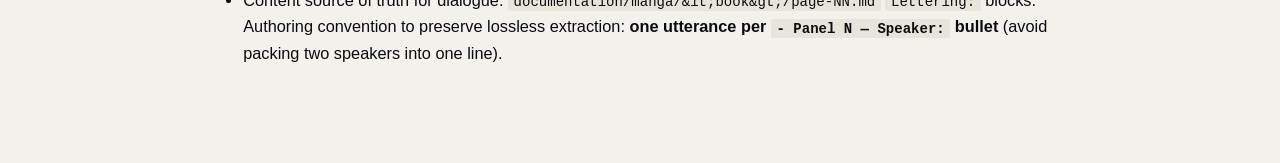
<file: .planning/spikes/CONVENTIONS.html>
<!DOCTYPE html>
<html lang="en"><head><meta charset="utf-8">
<meta name="viewport" content="width=device-width, initial-scale=1">
<title>spikes · ENGRAM // KIT — Explorations</title>
<style>
:root{--ink:#0b0b0d;--paper:#f3f1ec;--paper-2:#e7e4dc;--signal:#00e0a4;--signal-deep:#06a079;
 --stale:#d98a3d;--smoke:#8a8a86;--hairline:rgba(11,11,13,.14);
 --mono:ui-monospace,"SF Mono",Menlo,Consolas,monospace;--sans:"Helvetica Neue",Helvetica,Arial,sans-serif;}
*{box-sizing:border-box}html{scroll-behavior:smooth}
body{margin:0;background:var(--paper);color:var(--ink);font-family:var(--sans);line-height:1.6;
 font-size:1.02rem;-webkit-font-smoothing:antialiased}
.wrap{max-width:880px;margin:0 auto;padding:2.4rem 1.4rem 6rem}
a{color:var(--signal-deep);text-decoration:none;border-bottom:1px solid rgba(6,160,121,.35)}
a:hover{background:var(--signal);color:var(--ink);border-bottom-color:var(--signal)}
.topbar{position:sticky;top:0;z-index:5;background:var(--ink);color:var(--paper);
 display:flex;justify-content:space-between;align-items:center;padding:.7rem 1.4rem;
 font-size:.62rem;letter-spacing:.22em;text-transform:uppercase}
.topbar a{color:var(--smoke);border:0}.topbar a:hover{background:transparent;color:var(--signal)}
.topbar .mark{color:var(--paper);font-weight:700;letter-spacing:.04em}.topbar .mark b{color:var(--signal)}
h1{font-size:clamp(1.8rem,5vw,3rem);letter-spacing:-.02em;line-height:1.05;margin:.4rem 0 1rem}
h2{font-size:1.45rem;letter-spacing:-.01em;margin:2.4rem 0 .8rem;padding-top:1rem;border-top:1px solid var(--hairline)}
h3{font-size:1.12rem;margin:1.6rem 0 .5rem}h4{font-size:1rem;margin:1.2rem 0 .4rem;color:var(--smoke)}
p{margin:.7rem 0}ul,ol{margin:.6rem 0 .6rem 1.3rem;padding:0}li{margin:.3rem 0}
code{font-family:var(--mono);font-size:.86em;background:var(--paper-2);padding:.1rem .35rem;border-radius:2px}
pre{background:var(--ink);color:var(--paper);padding:1rem 1.1rem;overflow:auto;border-radius:3px;margin:1rem 0;
 border-left:3px solid var(--signal)}
pre code{background:none;color:var(--paper);padding:0;font-size:.82rem;line-height:1.5}
blockquote{margin:1rem 0;padding:.4rem 1rem;border-left:3px solid var(--smoke);color:var(--smoke);font-style:italic}
hr{border:0;border-top:1px solid var(--hairline);margin:2rem 0}
table{border-collapse:collapse;width:100%;margin:1rem 0;font-size:.92rem}
th,td{text-align:left;padding:.5rem .7rem;border-bottom:1px solid var(--hairline);vertical-align:top}
th{font-size:.66rem;letter-spacing:.12em;text-transform:uppercase;color:var(--smoke);font-weight:700}
tr:hover td{background:rgba(0,224,164,.06)}
em{font-style:italic}strong{font-weight:700}
.label{font-size:.62rem;letter-spacing:.22em;text-transform:uppercase;color:var(--smoke)}
.meta{display:flex;flex-wrap:wrap;gap:.5rem;margin:.6rem 0 1.4rem}
.chip{font-family:var(--mono);font-size:.7rem;letter-spacing:.04em;padding:.25rem .6rem;border:1px solid var(--hairline);border-radius:999px;color:var(--smoke)}
.chip.v{border-color:var(--signal);color:var(--signal-deep);font-weight:700}
.back{display:inline-block;margin-bottom:1rem;font-family:var(--mono);font-size:.8rem}
/* hub cards */
.lead{font-size:1.15rem;color:#33332f;max-width:62ch}
.cards{display:grid;gap:1px;background:var(--hairline);border:1px solid var(--hairline);margin:2rem 0}
.card{background:var(--paper);padding:1.4rem 1.3rem;display:grid;gap:.5rem}
.card .num{font-family:var(--mono);font-size:.72rem;color:var(--smoke);letter-spacing:.1em}
.card h3{margin:0;font-size:1.35rem}
.card .val{font-size:.78rem;line-height:1.5;color:#3a3a36}
.card .links{display:flex;gap:.5rem;flex-wrap:wrap;margin-top:.4rem}
.card .links a{font-family:var(--mono);font-size:.78rem;border:1px solid var(--hairline);
 padding:.4rem .8rem;border-radius:3px;color:var(--ink)}
.card .links a.demo{background:var(--signal);border-color:var(--signal);font-weight:700}
.card .links a.demo:hover{background:var(--ink);color:var(--signal)}
.card .links a:hover{background:var(--ink);color:var(--paper)}
.footlinks{margin-top:2rem;display:flex;gap:1rem;flex-wrap:wrap;font-family:var(--mono);font-size:.82rem}
</style></head><body>
<div class="topbar"><span class="mark">ENGRAM<b>//</b>KIT</span><span>EXPLORATIONS · INTERNAL</span></div>
<div class="wrap"><a class="back" href="index.html">← all explorations</a>
<h1>Spike Conventions</h1>
<p>Patterns and stack choices established across spike sessions. New spikes follow these unless the question requires otherwise.</p>
<h2>Stack</h2>
<ul>
<li><strong>Vanilla HTML/CSS/JS, zero dependencies, no build step.</strong> Every spike is a single <code>.html</code> file (plus optional Node <code>.js</code> tooling) that opens via <code>file://</code>. This matches the project's <code>docs/</code> static site and its GitHub Pages deployment — no npm, no bundler, no framework.</li>
<li><strong>Node</strong> (v24) for content tooling only (parsing/codegen), never as a runtime dependency of the playable artifact.</li>
<li>Rationale: the real target is a GitHub Pages add-on next to the existing flipbook. Anything that needs a build contradicts that. Locked in Spike 001 (build-vs-buy survey rejected Monogatari / Twine / Ren'Py for this reason).</li>
</ul>
<h2>Structure</h2>
<ul>
<li>One directory per spike: <code>.planning/spikes/NNN-name/</code>.</li>
<li>Playable demo is always <code>index.html</code> (or <code>play.html</code> when a generator feeds it).</li>
<li>VN backgrounds reference the real shipped panels by relative path: <code>../../../docs/manga/&amp;lt;book&amp;gt;/panels/&amp;lt;book-prefix&amp;gt;_pageNN.png</code> (three levels up from the spike dir). ALMA prefix <code>alma_</code>, AMA-Bench prefix <code>amabench_</code>.</li>
<li>Generated content is emitted as a <code>window</code> global in a <code>script.js</code> (<code>window.VN_SCRIPT = […]</code>) so the player loads it with <code>&amp;lt;script src&amp;gt;</code> — avoids <code>file://</code> fetch/CORS entirely. JSON twins (<code>script.json</code>) are written alongside as the human-readable proof artifact.</li>
</ul>
<h2>Patterns</h2>
<ul>
<li><strong>VN script = flat array of nodes.</strong> <code>{bg, speaker, text}</code> for lines; <code>{choice}</code> / <code>{tag}</code> / <code>{goto}</code> for branching; <code>{quiz}</code> for comprehension checkpoints; <code>{end}</code>. The engine walks the array; branching jumps by tag. ~250 lines of JS total for the full runner.</li>
<li><strong>Typewriter that preserves markup:</strong> tokenize on <code>/(&amp;lt;[^&amp;gt;]+&amp;gt;)/</code>, emit whole tags in one step and text char-by-char, so <code>&amp;lt;em&amp;gt;</code> (green emphasis) survives the reveal.</li>
<li><strong>Brand-native learning cue:</strong> backgrounds sit desaturated/dim at rest and warm to full color on "it-worked / recall" beats (the <code>lit</code> flag) — reusing the brand's "near-grayscale → full tone on hover" rule as an emotional/learning signal.</li>
<li><strong>Diegetic checkpoints:</strong> quizzes are administered by an in-world character (the <strong>Examiner</strong>), with per-distractor corrective feedback and retry — never a generic modal popup. Wrong answers block advance but teach; first-try-correct vs. total-attempts is the mastery signal.</li>
<li><strong>Speaker name plates by role:</strong> green skewed plate for characters, amber (<code>--stale</code>) for the Examiner, paper-white for the Meta Agent, quiet uppercase label for narration/captions.</li>
<li><strong>Forensic log layer in every interactive spike:</strong> <code>LOG[]</code> with seconds-since-load timestamps, category tags, an on-screen toggle, and an <strong>export</strong> button that downloads JSON with a summary (event counts, duration, and — for learning spikes — a <code>{checkpoints, passed, firstTryCorrect, totalAttempts}</code> block).</li>
</ul>
<h2>Tools &amp; Libraries</h2>
<ul>
<li><strong>None.</strong> No runtime packages. Brand tokens are copied inline from <code>docs/BRAND.md</code> (<code>--ink #0b0b0d</code>, <code>--paper #f3f1ec</code>, <code>--signal #00e0a4</code>, <code>--stale #d98a3d</code>, Helvetica, mono for labels/commands). Keep the palette and the <code>//</code> mark consistent with the site.</li>
<li>Content source of truth for dialogue: <code>documentation/manga/&amp;lt;book&amp;gt;/page-NN.md</code> <code>Lettering:</code> blocks. Authoring convention to preserve lossless extraction: <strong>one utterance per <code>- Panel N — Speaker:</code> bullet</strong> (avoid packing two speakers into one line).</li>
</ul>
</div></body></html>
</file>
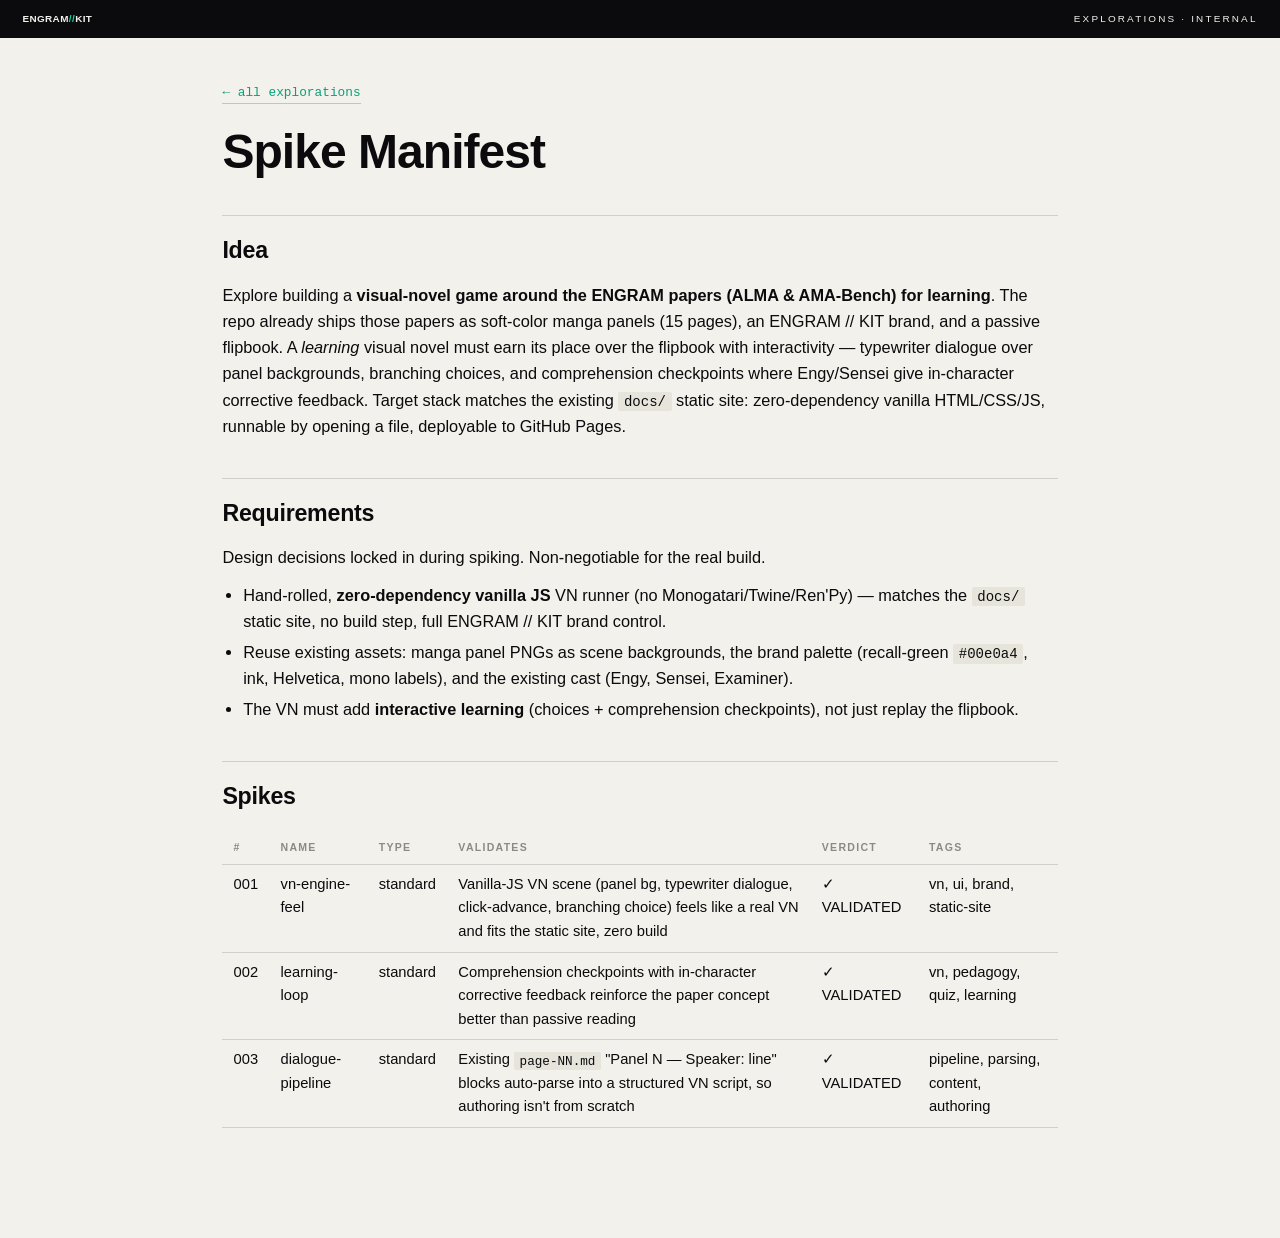
<file: .planning/spikes/MANIFEST.html>
<!DOCTYPE html>
<html lang="en"><head><meta charset="utf-8">
<meta name="viewport" content="width=device-width, initial-scale=1">
<title>spikes · ENGRAM // KIT — Explorations</title>
<style>
:root{--ink:#0b0b0d;--paper:#f3f1ec;--paper-2:#e7e4dc;--signal:#00e0a4;--signal-deep:#06a079;
 --stale:#d98a3d;--smoke:#8a8a86;--hairline:rgba(11,11,13,.14);
 --mono:ui-monospace,"SF Mono",Menlo,Consolas,monospace;--sans:"Helvetica Neue",Helvetica,Arial,sans-serif;}
*{box-sizing:border-box}html{scroll-behavior:smooth}
body{margin:0;background:var(--paper);color:var(--ink);font-family:var(--sans);line-height:1.6;
 font-size:1.02rem;-webkit-font-smoothing:antialiased}
.wrap{max-width:880px;margin:0 auto;padding:2.4rem 1.4rem 6rem}
a{color:var(--signal-deep);text-decoration:none;border-bottom:1px solid rgba(6,160,121,.35)}
a:hover{background:var(--signal);color:var(--ink);border-bottom-color:var(--signal)}
.topbar{position:sticky;top:0;z-index:5;background:var(--ink);color:var(--paper);
 display:flex;justify-content:space-between;align-items:center;padding:.7rem 1.4rem;
 font-size:.62rem;letter-spacing:.22em;text-transform:uppercase}
.topbar a{color:var(--smoke);border:0}.topbar a:hover{background:transparent;color:var(--signal)}
.topbar .mark{color:var(--paper);font-weight:700;letter-spacing:.04em}.topbar .mark b{color:var(--signal)}
h1{font-size:clamp(1.8rem,5vw,3rem);letter-spacing:-.02em;line-height:1.05;margin:.4rem 0 1rem}
h2{font-size:1.45rem;letter-spacing:-.01em;margin:2.4rem 0 .8rem;padding-top:1rem;border-top:1px solid var(--hairline)}
h3{font-size:1.12rem;margin:1.6rem 0 .5rem}h4{font-size:1rem;margin:1.2rem 0 .4rem;color:var(--smoke)}
p{margin:.7rem 0}ul,ol{margin:.6rem 0 .6rem 1.3rem;padding:0}li{margin:.3rem 0}
code{font-family:var(--mono);font-size:.86em;background:var(--paper-2);padding:.1rem .35rem;border-radius:2px}
pre{background:var(--ink);color:var(--paper);padding:1rem 1.1rem;overflow:auto;border-radius:3px;margin:1rem 0;
 border-left:3px solid var(--signal)}
pre code{background:none;color:var(--paper);padding:0;font-size:.82rem;line-height:1.5}
blockquote{margin:1rem 0;padding:.4rem 1rem;border-left:3px solid var(--smoke);color:var(--smoke);font-style:italic}
hr{border:0;border-top:1px solid var(--hairline);margin:2rem 0}
table{border-collapse:collapse;width:100%;margin:1rem 0;font-size:.92rem}
th,td{text-align:left;padding:.5rem .7rem;border-bottom:1px solid var(--hairline);vertical-align:top}
th{font-size:.66rem;letter-spacing:.12em;text-transform:uppercase;color:var(--smoke);font-weight:700}
tr:hover td{background:rgba(0,224,164,.06)}
em{font-style:italic}strong{font-weight:700}
.label{font-size:.62rem;letter-spacing:.22em;text-transform:uppercase;color:var(--smoke)}
.meta{display:flex;flex-wrap:wrap;gap:.5rem;margin:.6rem 0 1.4rem}
.chip{font-family:var(--mono);font-size:.7rem;letter-spacing:.04em;padding:.25rem .6rem;border:1px solid var(--hairline);border-radius:999px;color:var(--smoke)}
.chip.v{border-color:var(--signal);color:var(--signal-deep);font-weight:700}
.back{display:inline-block;margin-bottom:1rem;font-family:var(--mono);font-size:.8rem}
/* hub cards */
.lead{font-size:1.15rem;color:#33332f;max-width:62ch}
.cards{display:grid;gap:1px;background:var(--hairline);border:1px solid var(--hairline);margin:2rem 0}
.card{background:var(--paper);padding:1.4rem 1.3rem;display:grid;gap:.5rem}
.card .num{font-family:var(--mono);font-size:.72rem;color:var(--smoke);letter-spacing:.1em}
.card h3{margin:0;font-size:1.35rem}
.card .val{font-size:.78rem;line-height:1.5;color:#3a3a36}
.card .links{display:flex;gap:.5rem;flex-wrap:wrap;margin-top:.4rem}
.card .links a{font-family:var(--mono);font-size:.78rem;border:1px solid var(--hairline);
 padding:.4rem .8rem;border-radius:3px;color:var(--ink)}
.card .links a.demo{background:var(--signal);border-color:var(--signal);font-weight:700}
.card .links a.demo:hover{background:var(--ink);color:var(--signal)}
.card .links a:hover{background:var(--ink);color:var(--paper)}
.footlinks{margin-top:2rem;display:flex;gap:1rem;flex-wrap:wrap;font-family:var(--mono);font-size:.82rem}
</style></head><body>
<div class="topbar"><span class="mark">ENGRAM<b>//</b>KIT</span><span>EXPLORATIONS · INTERNAL</span></div>
<div class="wrap"><a class="back" href="index.html">← all explorations</a>
<h1>Spike Manifest</h1>
<h2>Idea</h2>
<p>Explore building a <strong>visual-novel game around the ENGRAM papers (ALMA &amp; AMA-Bench) for learning</strong>. The repo already ships those papers as soft-color manga panels (15 pages), an ENGRAM // KIT brand, and a passive flipbook. A <em>learning</em> visual novel must earn its place over the flipbook with interactivity — typewriter dialogue over panel backgrounds, branching choices, and comprehension checkpoints where Engy/Sensei give in-character corrective feedback. Target stack matches the existing <code>docs/</code> static site: zero-dependency vanilla HTML/CSS/JS, runnable by opening a file, deployable to GitHub Pages.</p>
<h2>Requirements</h2>
<p>Design decisions locked in during spiking. Non-negotiable for the real build.</p>
<ul>
<li>Hand-rolled, <strong>zero-dependency vanilla JS</strong> VN runner (no Monogatari/Twine/Ren'Py) — matches the <code>docs/</code> static site, no build step, full ENGRAM // KIT brand control.</li>
<li>Reuse existing assets: manga panel PNGs as scene backgrounds, the brand palette (recall-green <code>#00e0a4</code>, ink, Helvetica, mono labels), and the existing cast (Engy, Sensei, Examiner).</li>
<li>The VN must add <strong>interactive learning</strong> (choices + comprehension checkpoints), not just replay the flipbook.</li>
</ul>
<h2>Spikes</h2>
<table><thead><tr><th>#</th><th>Name</th><th>Type</th><th>Validates</th><th>Verdict</th><th>Tags</th></tr></thead><tbody><tr><td>001</td><td>vn-engine-feel</td><td>standard</td><td>Vanilla-JS VN scene (panel bg, typewriter dialogue, click-advance, branching choice) feels like a real VN and fits the static site, zero build</td><td>✓ VALIDATED</td><td>vn, ui, brand, static-site</td></tr><tr><td>002</td><td>learning-loop</td><td>standard</td><td>Comprehension checkpoints with in-character corrective feedback reinforce the paper concept better than passive reading</td><td>✓ VALIDATED</td><td>vn, pedagogy, quiz, learning</td></tr><tr><td>003</td><td>dialogue-pipeline</td><td>standard</td><td>Existing <code>page-NN.md</code> "Panel N — Speaker: line" blocks auto-parse into a structured VN script, so authoring isn't from scratch</td><td>✓ VALIDATED</td><td>pipeline, parsing, content, authoring</td></tr></tbody></table>
</div></body></html>
</file>
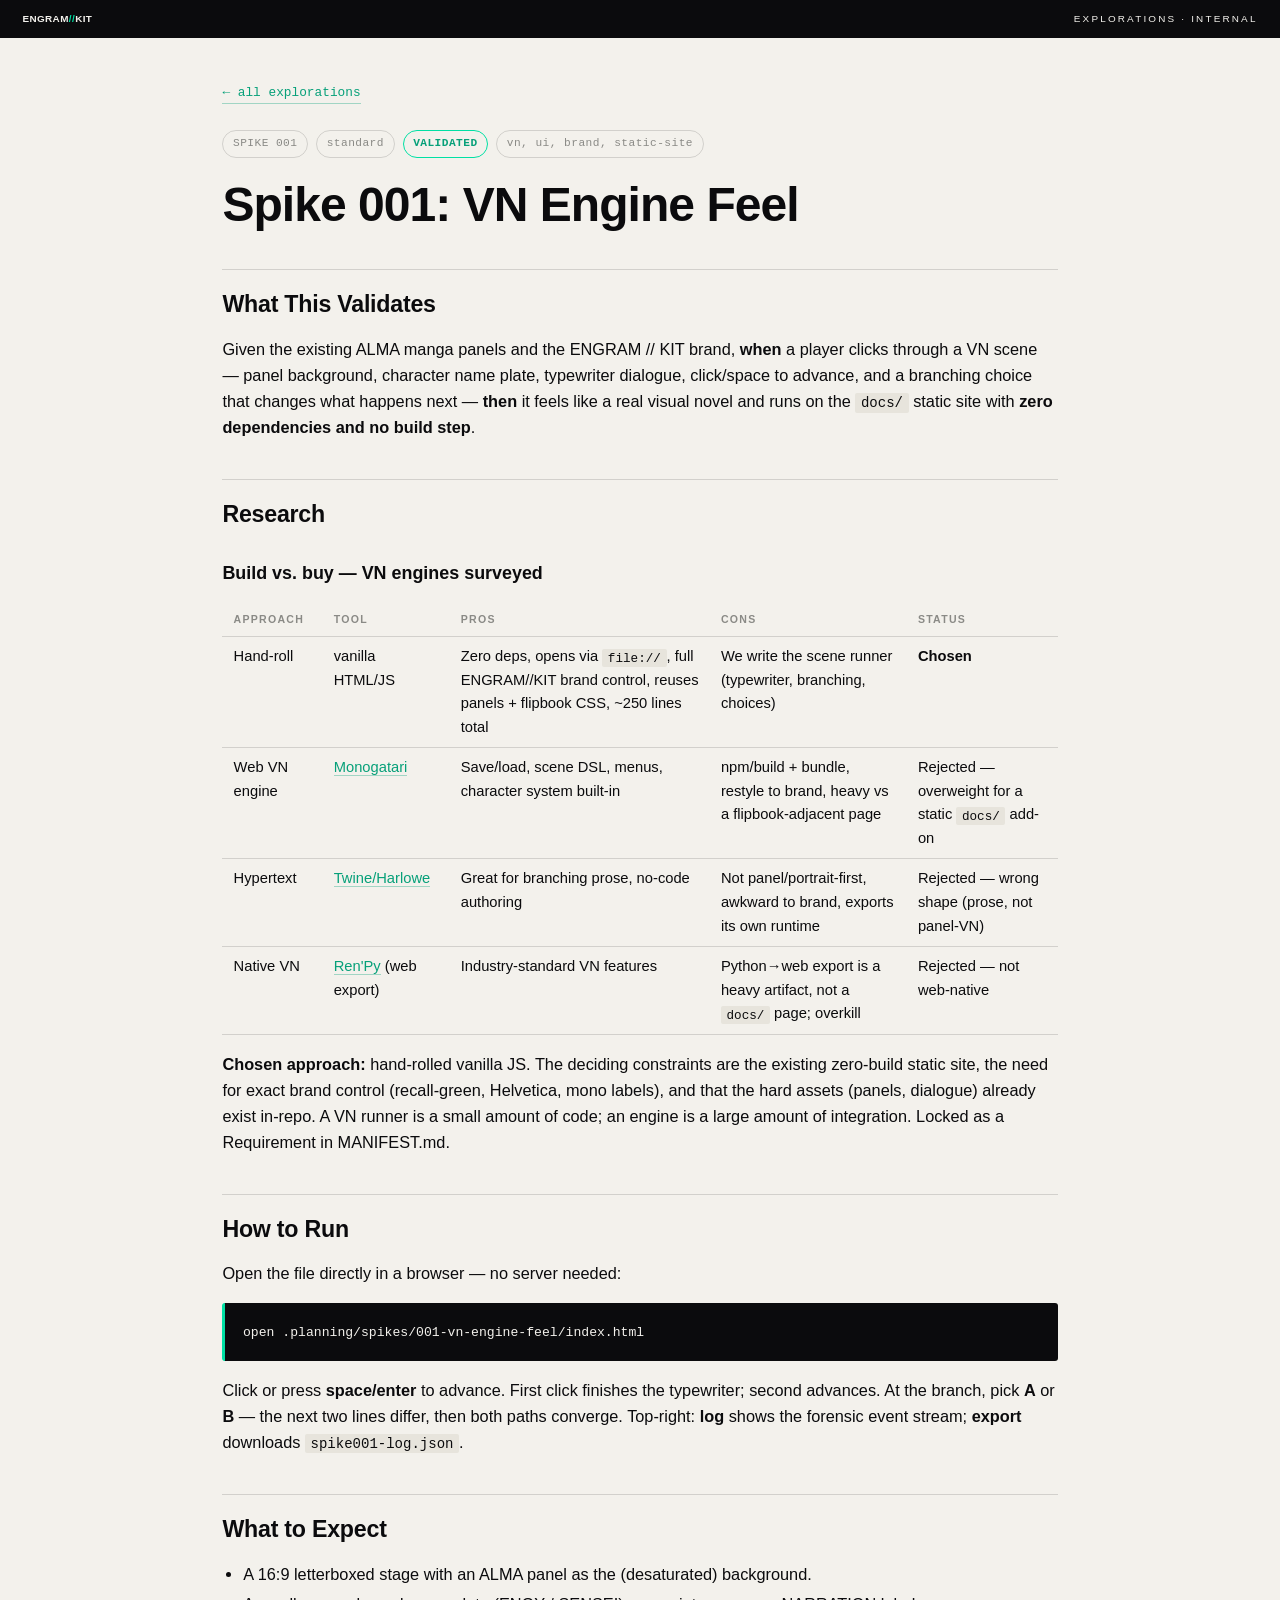
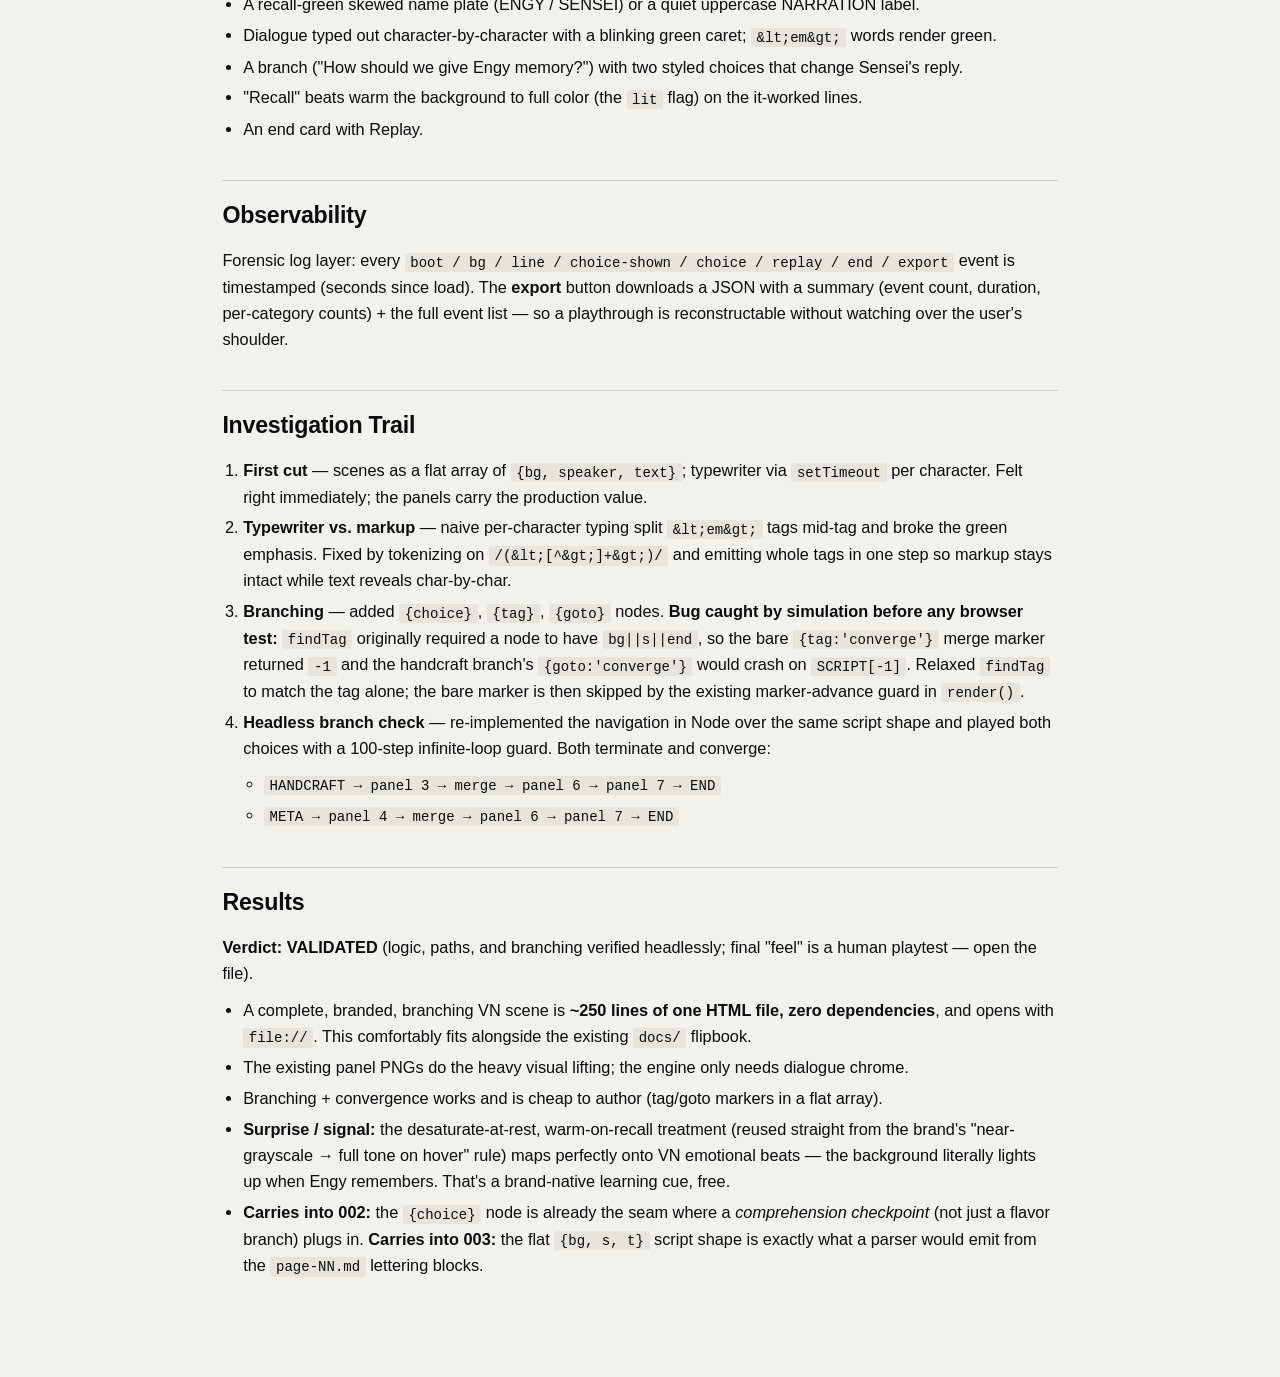
<file: .planning/spikes/001-vn-engine-feel/README.html>
<!DOCTYPE html>
<html lang="en"><head><meta charset="utf-8">
<meta name="viewport" content="width=device-width, initial-scale=1">
<title>vn-engine-feel · ENGRAM // KIT — Explorations</title>
<style>
:root{--ink:#0b0b0d;--paper:#f3f1ec;--paper-2:#e7e4dc;--signal:#00e0a4;--signal-deep:#06a079;
 --stale:#d98a3d;--smoke:#8a8a86;--hairline:rgba(11,11,13,.14);
 --mono:ui-monospace,"SF Mono",Menlo,Consolas,monospace;--sans:"Helvetica Neue",Helvetica,Arial,sans-serif;}
*{box-sizing:border-box}html{scroll-behavior:smooth}
body{margin:0;background:var(--paper);color:var(--ink);font-family:var(--sans);line-height:1.6;
 font-size:1.02rem;-webkit-font-smoothing:antialiased}
.wrap{max-width:880px;margin:0 auto;padding:2.4rem 1.4rem 6rem}
a{color:var(--signal-deep);text-decoration:none;border-bottom:1px solid rgba(6,160,121,.35)}
a:hover{background:var(--signal);color:var(--ink);border-bottom-color:var(--signal)}
.topbar{position:sticky;top:0;z-index:5;background:var(--ink);color:var(--paper);
 display:flex;justify-content:space-between;align-items:center;padding:.7rem 1.4rem;
 font-size:.62rem;letter-spacing:.22em;text-transform:uppercase}
.topbar a{color:var(--smoke);border:0}.topbar a:hover{background:transparent;color:var(--signal)}
.topbar .mark{color:var(--paper);font-weight:700;letter-spacing:.04em}.topbar .mark b{color:var(--signal)}
h1{font-size:clamp(1.8rem,5vw,3rem);letter-spacing:-.02em;line-height:1.05;margin:.4rem 0 1rem}
h2{font-size:1.45rem;letter-spacing:-.01em;margin:2.4rem 0 .8rem;padding-top:1rem;border-top:1px solid var(--hairline)}
h3{font-size:1.12rem;margin:1.6rem 0 .5rem}h4{font-size:1rem;margin:1.2rem 0 .4rem;color:var(--smoke)}
p{margin:.7rem 0}ul,ol{margin:.6rem 0 .6rem 1.3rem;padding:0}li{margin:.3rem 0}
code{font-family:var(--mono);font-size:.86em;background:var(--paper-2);padding:.1rem .35rem;border-radius:2px}
pre{background:var(--ink);color:var(--paper);padding:1rem 1.1rem;overflow:auto;border-radius:3px;margin:1rem 0;
 border-left:3px solid var(--signal)}
pre code{background:none;color:var(--paper);padding:0;font-size:.82rem;line-height:1.5}
blockquote{margin:1rem 0;padding:.4rem 1rem;border-left:3px solid var(--smoke);color:var(--smoke);font-style:italic}
hr{border:0;border-top:1px solid var(--hairline);margin:2rem 0}
table{border-collapse:collapse;width:100%;margin:1rem 0;font-size:.92rem}
th,td{text-align:left;padding:.5rem .7rem;border-bottom:1px solid var(--hairline);vertical-align:top}
th{font-size:.66rem;letter-spacing:.12em;text-transform:uppercase;color:var(--smoke);font-weight:700}
tr:hover td{background:rgba(0,224,164,.06)}
em{font-style:italic}strong{font-weight:700}
.label{font-size:.62rem;letter-spacing:.22em;text-transform:uppercase;color:var(--smoke)}
.meta{display:flex;flex-wrap:wrap;gap:.5rem;margin:.6rem 0 1.4rem}
.chip{font-family:var(--mono);font-size:.7rem;letter-spacing:.04em;padding:.25rem .6rem;border:1px solid var(--hairline);border-radius:999px;color:var(--smoke)}
.chip.v{border-color:var(--signal);color:var(--signal-deep);font-weight:700}
.back{display:inline-block;margin-bottom:1rem;font-family:var(--mono);font-size:.8rem}
/* hub cards */
.lead{font-size:1.15rem;color:#33332f;max-width:62ch}
.cards{display:grid;gap:1px;background:var(--hairline);border:1px solid var(--hairline);margin:2rem 0}
.card{background:var(--paper);padding:1.4rem 1.3rem;display:grid;gap:.5rem}
.card .num{font-family:var(--mono);font-size:.72rem;color:var(--smoke);letter-spacing:.1em}
.card h3{margin:0;font-size:1.35rem}
.card .val{font-size:.78rem;line-height:1.5;color:#3a3a36}
.card .links{display:flex;gap:.5rem;flex-wrap:wrap;margin-top:.4rem}
.card .links a{font-family:var(--mono);font-size:.78rem;border:1px solid var(--hairline);
 padding:.4rem .8rem;border-radius:3px;color:var(--ink)}
.card .links a.demo{background:var(--signal);border-color:var(--signal);font-weight:700}
.card .links a.demo:hover{background:var(--ink);color:var(--signal)}
.card .links a:hover{background:var(--ink);color:var(--paper)}
.footlinks{margin-top:2rem;display:flex;gap:1rem;flex-wrap:wrap;font-family:var(--mono);font-size:.82rem}
</style></head><body>
<div class="topbar"><span class="mark">ENGRAM<b>//</b>KIT</span><span>EXPLORATIONS · INTERNAL</span></div>
<div class="wrap"><a class="back" href="../index.html">← all explorations</a>
<div class="meta"><span class="chip">SPIKE 001</span><span class="chip">standard</span><span class="chip v">VALIDATED</span><span class="chip">vn, ui, brand, static-site</span></div><h1>Spike 001: VN Engine Feel</h1>
<h2>What This Validates</h2>
<p>Given the existing ALMA manga panels and the ENGRAM // KIT brand, <strong>when</strong> a player clicks through a VN scene — panel background, character name plate, typewriter dialogue, click/space to advance, and a branching choice that changes what happens next — <strong>then</strong> it feels like a real visual novel and runs on the <code>docs/</code> static site with <strong>zero dependencies and no build step</strong>.</p>
<h2>Research</h2>
<h3>Build vs. buy — VN engines surveyed</h3>
<table><thead><tr><th>Approach</th><th>Tool</th><th>Pros</th><th>Cons</th><th>Status</th></tr></thead><tbody><tr><td>Hand-roll</td><td>vanilla HTML/JS</td><td>Zero deps, opens via <code>file://</code>, full ENGRAM//KIT brand control, reuses panels + flipbook CSS, ~250 lines total</td><td>We write the scene runner (typewriter, branching, choices)</td><td><strong>Chosen</strong></td></tr><tr><td>Web VN engine</td><td><a href="https://monogatari.io/">Monogatari</a></td><td>Save/load, scene DSL, menus, character system built-in</td><td>npm/build + bundle, restyle to brand, heavy vs a flipbook-adjacent page</td><td>Rejected — overweight for a static <code>docs/</code> add-on</td></tr><tr><td>Hypertext</td><td><a href="https://twinery.org/">Twine/Harlowe</a></td><td>Great for branching prose, no-code authoring</td><td>Not panel/portrait-first, awkward to brand, exports its own runtime</td><td>Rejected — wrong shape (prose, not panel-VN)</td></tr><tr><td>Native VN</td><td><a href="https://www.renpy.org/">Ren'Py</a> (web export)</td><td>Industry-standard VN features</td><td>Python→web export is a heavy artifact, not a <code>docs/</code> page; overkill</td><td>Rejected — not web-native</td></tr></tbody></table>
<p><strong>Chosen approach:</strong> hand-rolled vanilla JS. The deciding constraints are the existing zero-build static site, the need for exact brand control (recall-green, Helvetica, mono labels), and that the hard assets (panels, dialogue) already exist in-repo. A VN runner is a small amount of code; an engine is a large amount of integration. Locked as a Requirement in MANIFEST.md.</p>
<h2>How to Run</h2>
<p>Open the file directly in a browser — no server needed:</p>
<pre><code>open .planning/spikes/001-vn-engine-feel/index.html</code></pre>
<p>Click or press <strong>space/enter</strong> to advance. First click finishes the typewriter; second advances. At the branch, pick <strong>A</strong> or <strong>B</strong> — the next two lines differ, then both paths converge. Top-right: <strong>log</strong> shows the forensic event stream; <strong>export</strong> downloads <code>spike001-log.json</code>.</p>
<h2>What to Expect</h2>
<ul>
<li>A 16:9 letterboxed stage with an ALMA panel as the (desaturated) background.</li>
<li>A recall-green skewed name plate (ENGY / SENSEI) or a quiet uppercase NARRATION label.</li>
<li>Dialogue typed out character-by-character with a blinking green caret; <code>&amp;lt;em&amp;gt;</code> words render green.</li>
<li>A branch ("How should we give Engy memory?") with two styled choices that change Sensei's reply.</li>
<li>"Recall" beats warm the background to full color (the <code>lit</code> flag) on the it-worked lines.</li>
<li>An end card with Replay.</li>
</ul>
<h2>Observability</h2>
<p>Forensic log layer: every <code>boot / bg / line / choice-shown / choice / replay / end / export</code> event is timestamped (seconds since load). The <strong>export</strong> button downloads a JSON with a summary (event count, duration, per-category counts) + the full event list — so a playthrough is reconstructable without watching over the user's shoulder.</p>
<h2>Investigation Trail</h2>
<ol>
<li><strong>First cut</strong> — scenes as a flat array of <code>{bg, speaker, text}</code>; typewriter via <code>setTimeout</code> per character. Felt right immediately; the panels carry the production value.</li>
<li><strong>Typewriter vs. markup</strong> — naive per-character typing split <code>&amp;lt;em&amp;gt;</code> tags mid-tag and broke the green emphasis. Fixed by tokenizing on <code>/(&amp;lt;[^&amp;gt;]+&amp;gt;)/</code> and emitting whole tags in one step so markup stays intact while text reveals char-by-char.</li>
<li><strong>Branching</strong> — added <code>{choice}</code>, <code>{tag}</code>, <code>{goto}</code> nodes. <strong>Bug caught by simulation before any browser test:</strong> <code>findTag</code> originally required a node to have <code>bg||s||end</code>, so the bare <code>{tag:'converge'}</code> merge marker returned <code>-1</code> and the handcraft branch's <code>{goto:'converge'}</code> would crash on <code>SCRIPT[-1]</code>. Relaxed <code>findTag</code> to match the tag alone; the bare marker is then skipped by the existing marker-advance guard in <code>render()</code>.</li>
<li><strong>Headless branch check</strong> — re-implemented the navigation in Node over the same script shape and played both choices with a 100-step infinite-loop guard. Both terminate and converge:</li>
<ul>
<li><code>HANDCRAFT → panel 3 → merge → panel 6 → panel 7 → END</code></li>
<li><code>META → panel 4 → merge → panel 6 → panel 7 → END</code></li>
</ul>
</ol>
<h2>Results</h2>
<p><strong>Verdict: VALIDATED</strong> (logic, paths, and branching verified headlessly; final "feel" is a human playtest — open the file).</p>
<ul>
<li>A complete, branded, branching VN scene is <strong>~250 lines of one HTML file, zero dependencies</strong>, and opens with <code>file://</code>. This comfortably fits alongside the existing <code>docs/</code> flipbook.</li>
<li>The existing panel PNGs do the heavy visual lifting; the engine only needs dialogue chrome.</li>
<li>Branching + convergence works and is cheap to author (tag/goto markers in a flat array).</li>
<li><strong>Surprise / signal:</strong> the desaturate-at-rest, warm-on-recall treatment (reused straight from the brand's "near-grayscale → full tone on hover" rule) maps perfectly onto VN emotional beats — the background literally lights up when Engy remembers. That's a brand-native learning cue, free.</li>
<li><strong>Carries into 002:</strong> the <code>{choice}</code> node is already the seam where a <em>comprehension checkpoint</em> (not just a flavor branch) plugs in. <strong>Carries into 003:</strong> the flat <code>{bg, s, t}</code> script shape is exactly what a parser would emit from the <code>page-NN.md</code> lettering blocks.</li>
</ul>
</div></body></html>
</file>
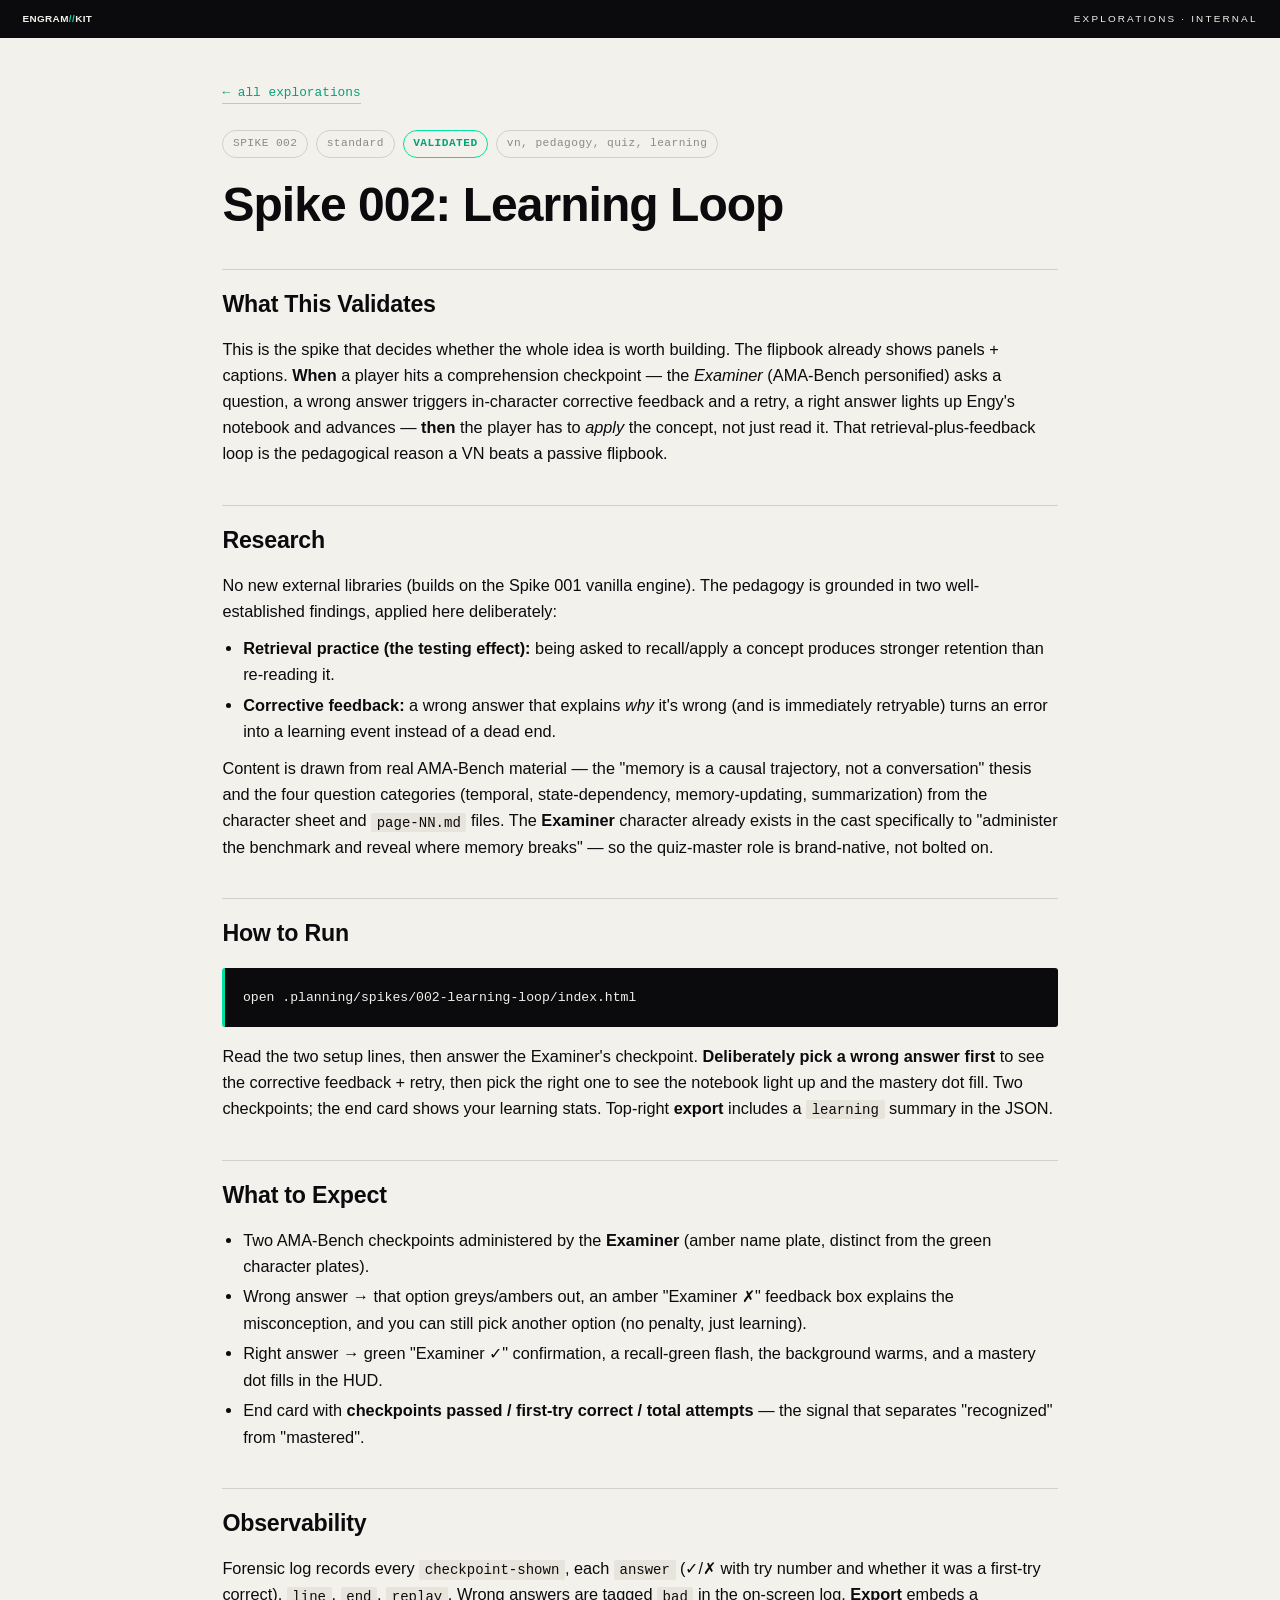
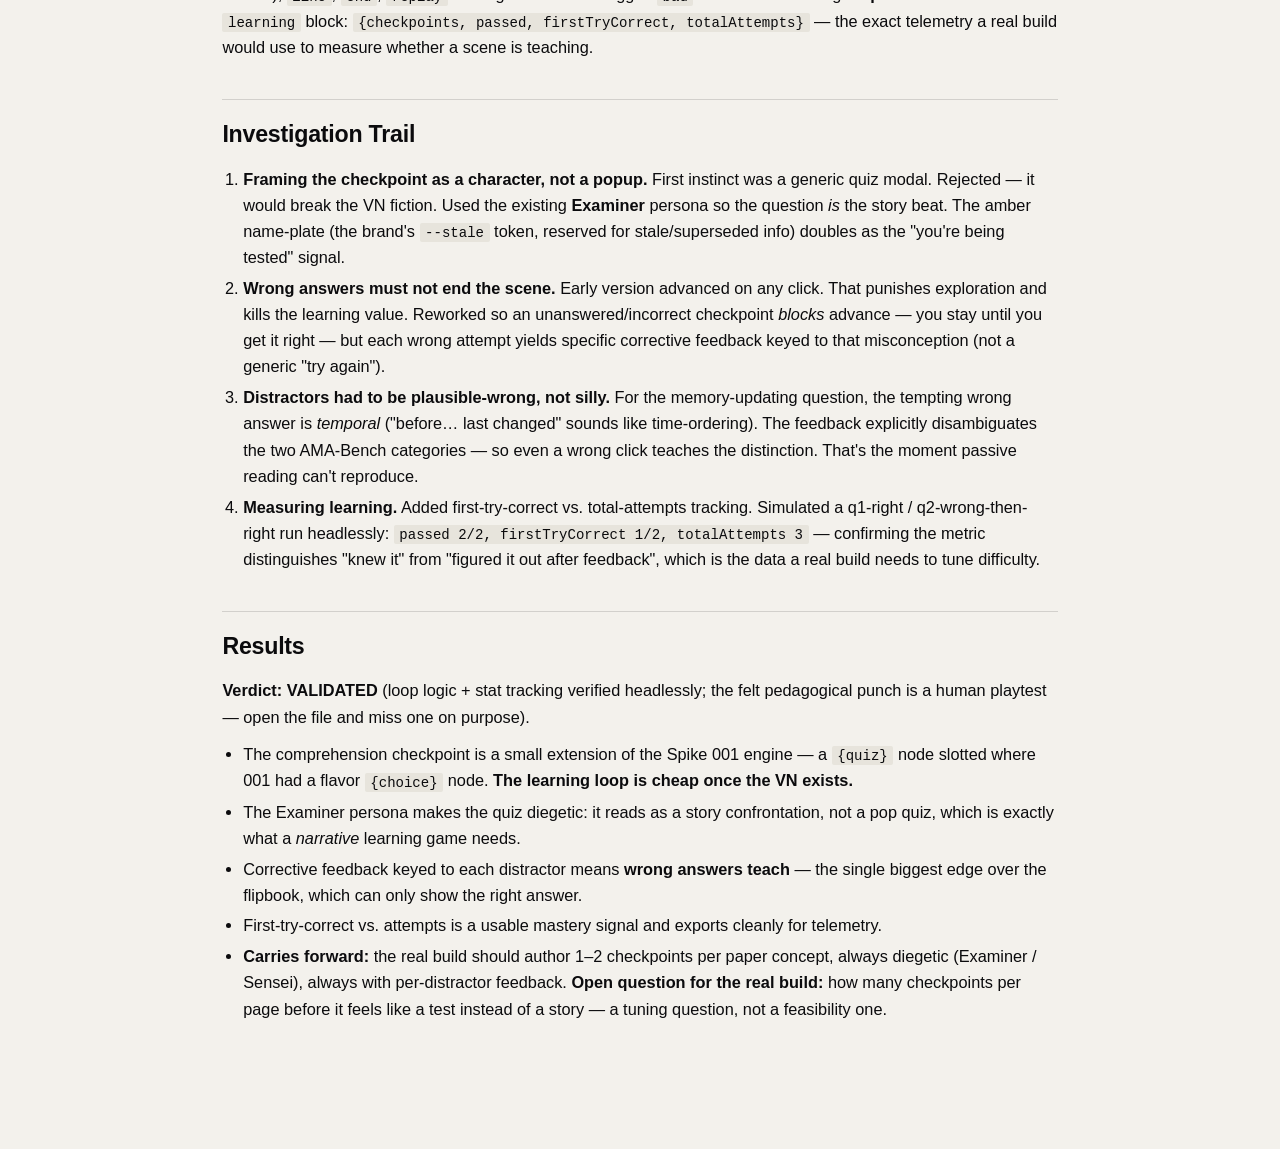
<file: .planning/spikes/002-learning-loop/README.html>
<!DOCTYPE html>
<html lang="en"><head><meta charset="utf-8">
<meta name="viewport" content="width=device-width, initial-scale=1">
<title>learning-loop · ENGRAM // KIT — Explorations</title>
<style>
:root{--ink:#0b0b0d;--paper:#f3f1ec;--paper-2:#e7e4dc;--signal:#00e0a4;--signal-deep:#06a079;
 --stale:#d98a3d;--smoke:#8a8a86;--hairline:rgba(11,11,13,.14);
 --mono:ui-monospace,"SF Mono",Menlo,Consolas,monospace;--sans:"Helvetica Neue",Helvetica,Arial,sans-serif;}
*{box-sizing:border-box}html{scroll-behavior:smooth}
body{margin:0;background:var(--paper);color:var(--ink);font-family:var(--sans);line-height:1.6;
 font-size:1.02rem;-webkit-font-smoothing:antialiased}
.wrap{max-width:880px;margin:0 auto;padding:2.4rem 1.4rem 6rem}
a{color:var(--signal-deep);text-decoration:none;border-bottom:1px solid rgba(6,160,121,.35)}
a:hover{background:var(--signal);color:var(--ink);border-bottom-color:var(--signal)}
.topbar{position:sticky;top:0;z-index:5;background:var(--ink);color:var(--paper);
 display:flex;justify-content:space-between;align-items:center;padding:.7rem 1.4rem;
 font-size:.62rem;letter-spacing:.22em;text-transform:uppercase}
.topbar a{color:var(--smoke);border:0}.topbar a:hover{background:transparent;color:var(--signal)}
.topbar .mark{color:var(--paper);font-weight:700;letter-spacing:.04em}.topbar .mark b{color:var(--signal)}
h1{font-size:clamp(1.8rem,5vw,3rem);letter-spacing:-.02em;line-height:1.05;margin:.4rem 0 1rem}
h2{font-size:1.45rem;letter-spacing:-.01em;margin:2.4rem 0 .8rem;padding-top:1rem;border-top:1px solid var(--hairline)}
h3{font-size:1.12rem;margin:1.6rem 0 .5rem}h4{font-size:1rem;margin:1.2rem 0 .4rem;color:var(--smoke)}
p{margin:.7rem 0}ul,ol{margin:.6rem 0 .6rem 1.3rem;padding:0}li{margin:.3rem 0}
code{font-family:var(--mono);font-size:.86em;background:var(--paper-2);padding:.1rem .35rem;border-radius:2px}
pre{background:var(--ink);color:var(--paper);padding:1rem 1.1rem;overflow:auto;border-radius:3px;margin:1rem 0;
 border-left:3px solid var(--signal)}
pre code{background:none;color:var(--paper);padding:0;font-size:.82rem;line-height:1.5}
blockquote{margin:1rem 0;padding:.4rem 1rem;border-left:3px solid var(--smoke);color:var(--smoke);font-style:italic}
hr{border:0;border-top:1px solid var(--hairline);margin:2rem 0}
table{border-collapse:collapse;width:100%;margin:1rem 0;font-size:.92rem}
th,td{text-align:left;padding:.5rem .7rem;border-bottom:1px solid var(--hairline);vertical-align:top}
th{font-size:.66rem;letter-spacing:.12em;text-transform:uppercase;color:var(--smoke);font-weight:700}
tr:hover td{background:rgba(0,224,164,.06)}
em{font-style:italic}strong{font-weight:700}
.label{font-size:.62rem;letter-spacing:.22em;text-transform:uppercase;color:var(--smoke)}
.meta{display:flex;flex-wrap:wrap;gap:.5rem;margin:.6rem 0 1.4rem}
.chip{font-family:var(--mono);font-size:.7rem;letter-spacing:.04em;padding:.25rem .6rem;border:1px solid var(--hairline);border-radius:999px;color:var(--smoke)}
.chip.v{border-color:var(--signal);color:var(--signal-deep);font-weight:700}
.back{display:inline-block;margin-bottom:1rem;font-family:var(--mono);font-size:.8rem}
/* hub cards */
.lead{font-size:1.15rem;color:#33332f;max-width:62ch}
.cards{display:grid;gap:1px;background:var(--hairline);border:1px solid var(--hairline);margin:2rem 0}
.card{background:var(--paper);padding:1.4rem 1.3rem;display:grid;gap:.5rem}
.card .num{font-family:var(--mono);font-size:.72rem;color:var(--smoke);letter-spacing:.1em}
.card h3{margin:0;font-size:1.35rem}
.card .val{font-size:.78rem;line-height:1.5;color:#3a3a36}
.card .links{display:flex;gap:.5rem;flex-wrap:wrap;margin-top:.4rem}
.card .links a{font-family:var(--mono);font-size:.78rem;border:1px solid var(--hairline);
 padding:.4rem .8rem;border-radius:3px;color:var(--ink)}
.card .links a.demo{background:var(--signal);border-color:var(--signal);font-weight:700}
.card .links a.demo:hover{background:var(--ink);color:var(--signal)}
.card .links a:hover{background:var(--ink);color:var(--paper)}
.footlinks{margin-top:2rem;display:flex;gap:1rem;flex-wrap:wrap;font-family:var(--mono);font-size:.82rem}
</style></head><body>
<div class="topbar"><span class="mark">ENGRAM<b>//</b>KIT</span><span>EXPLORATIONS · INTERNAL</span></div>
<div class="wrap"><a class="back" href="../index.html">← all explorations</a>
<div class="meta"><span class="chip">SPIKE 002</span><span class="chip">standard</span><span class="chip v">VALIDATED</span><span class="chip">vn, pedagogy, quiz, learning</span></div><h1>Spike 002: Learning Loop</h1>
<h2>What This Validates</h2>
<p>This is the spike that decides whether the whole idea is worth building. The flipbook already shows panels + captions. <strong>When</strong> a player hits a comprehension checkpoint — the <em>Examiner</em> (AMA-Bench personified) asks a question, a wrong answer triggers in-character corrective feedback and a retry, a right answer lights up Engy's notebook and advances — <strong>then</strong> the player has to <em>apply</em> the concept, not just read it. That retrieval-plus-feedback loop is the pedagogical reason a VN beats a passive flipbook.</p>
<h2>Research</h2>
<p>No new external libraries (builds on the Spike 001 vanilla engine). The pedagogy is grounded in two well-established findings, applied here deliberately:</p>
<ul>
<li><strong>Retrieval practice (the testing effect):</strong> being asked to recall/apply a concept produces stronger retention than re-reading it.</li>
<li><strong>Corrective feedback:</strong> a wrong answer that explains <em>why</em> it's wrong (and is immediately retryable) turns an error into a learning event instead of a dead end.</li>
</ul>
<p>Content is drawn from real AMA-Bench material — the "memory is a causal trajectory, not a conversation" thesis and the four question categories (temporal, state-dependency, memory-updating, summarization) from the character sheet and <code>page-NN.md</code> files. The <strong>Examiner</strong> character already exists in the cast specifically to "administer the benchmark and reveal where memory breaks" — so the quiz-master role is brand-native, not bolted on.</p>
<h2>How to Run</h2>
<pre><code>open .planning/spikes/002-learning-loop/index.html</code></pre>
<p>Read the two setup lines, then answer the Examiner's checkpoint. <strong>Deliberately pick a wrong answer first</strong> to see the corrective feedback + retry, then pick the right one to see the notebook light up and the mastery dot fill. Two checkpoints; the end card shows your learning stats. Top-right <strong>export</strong> includes a <code>learning</code> summary in the JSON.</p>
<h2>What to Expect</h2>
<ul>
<li>Two AMA-Bench checkpoints administered by the <strong>Examiner</strong> (amber name plate, distinct from the green character plates).</li>
<li>Wrong answer → that option greys/ambers out, an amber "Examiner ✗" feedback box explains the misconception, and you can still pick another option (no penalty, just learning).</li>
<li>Right answer → green "Examiner ✓" confirmation, a recall-green flash, the background warms, and a mastery dot fills in the HUD.</li>
<li>End card with <strong>checkpoints passed / first-try correct / total attempts</strong> — the signal that separates "recognized" from "mastered".</li>
</ul>
<h2>Observability</h2>
<p>Forensic log records every <code>checkpoint-shown</code>, each <code>answer</code> (✓/✗ with try number and whether it was a first-try correct), <code>line</code>, <code>end</code>, <code>replay</code>. Wrong answers are tagged <code>bad</code> in the on-screen log. <strong>Export</strong> embeds a <code>learning</code> block: <code>{checkpoints, passed, firstTryCorrect, totalAttempts}</code> — the exact telemetry a real build would use to measure whether a scene is teaching.</p>
<h2>Investigation Trail</h2>
<ol>
<li><strong>Framing the checkpoint as a character, not a popup.</strong> First instinct was a generic quiz modal. Rejected — it would break the VN fiction. Used the existing <strong>Examiner</strong> persona so the question <em>is</em> the story beat. The amber name-plate (the brand's <code>--stale</code> token, reserved for stale/superseded info) doubles as the "you're being tested" signal.</li>
<li><strong>Wrong answers must not end the scene.</strong> Early version advanced on any click. That punishes exploration and kills the learning value. Reworked so an unanswered/incorrect checkpoint <em>blocks</em> advance — you stay until you get it right — but each wrong attempt yields specific corrective feedback keyed to that misconception (not a generic "try again").</li>
<li><strong>Distractors had to be plausible-wrong, not silly.</strong> For the memory-updating question, the tempting wrong answer is <em>temporal</em> ("before… last changed" sounds like time-ordering). The feedback explicitly disambiguates the two AMA-Bench categories — so even a wrong click teaches the distinction. That's the moment passive reading can't reproduce.</li>
<li><strong>Measuring learning.</strong> Added first-try-correct vs. total-attempts tracking. Simulated a q1-right / q2-wrong-then-right run headlessly: <code>passed 2/2, firstTryCorrect 1/2, totalAttempts 3</code> — confirming the metric distinguishes "knew it" from "figured it out after feedback", which is the data a real build needs to tune difficulty.</li>
</ol>
<h2>Results</h2>
<p><strong>Verdict: VALIDATED</strong> (loop logic + stat tracking verified headlessly; the felt pedagogical punch is a human playtest — open the file and miss one on purpose).</p>
<ul>
<li>The comprehension checkpoint is a small extension of the Spike 001 engine — a <code>{quiz}</code> node slotted where 001 had a flavor <code>{choice}</code> node. <strong>The learning loop is cheap once the VN exists.</strong></li>
<li>The Examiner persona makes the quiz diegetic: it reads as a story confrontation, not a pop quiz, which is exactly what a <em>narrative</em> learning game needs.</li>
<li>Corrective feedback keyed to each distractor means <strong>wrong answers teach</strong> — the single biggest edge over the flipbook, which can only show the right answer.</li>
<li>First-try-correct vs. attempts is a usable mastery signal and exports cleanly for telemetry.</li>
<li><strong>Carries forward:</strong> the real build should author 1–2 checkpoints per paper concept, always diegetic (Examiner / Sensei), always with per-distractor feedback. <strong>Open question for the real build:</strong> how many checkpoints per page before it feels like a test instead of a story — a tuning question, not a feasibility one.</li>
</ul>
</div></body></html>
</file>
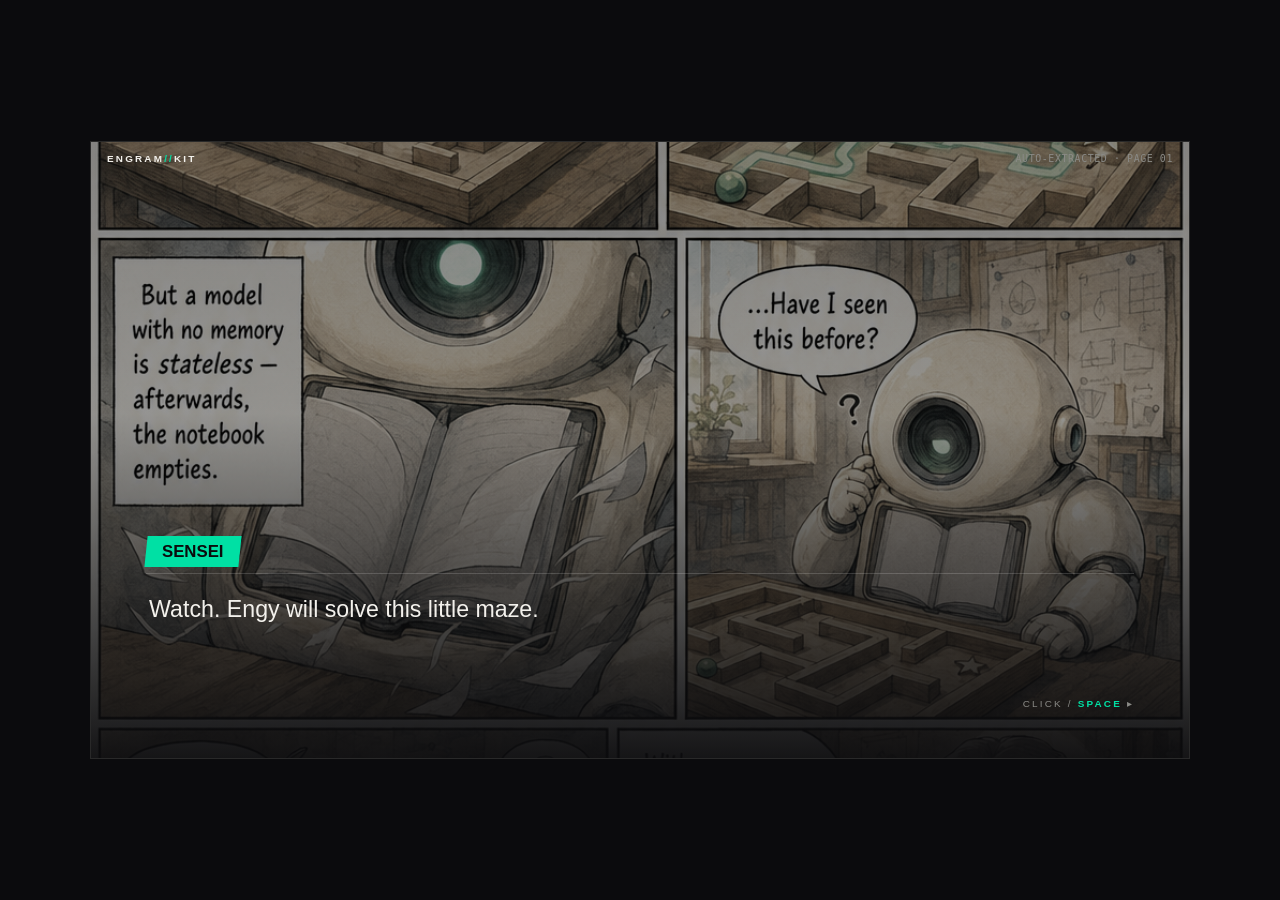
<file: .planning/spikes/003-dialogue-pipeline/play.html>
<!DOCTYPE html>
<html lang="en">
<head>
<meta charset="utf-8">
<meta name="viewport" content="width=device-width, initial-scale=1">
<title>Spike 003 — Auto-extracted VN · ENGRAM // KIT</title>
<style>
  :root{--ink:#0b0b0d;--paper:#f3f1ec;--signal:#00e0a4;--smoke:#8a8a86;--stale:#d98a3d;
    --hairline:rgba(255,255,255,.16);--mono:ui-monospace,Menlo,Consolas,monospace;--sans:"Helvetica Neue",Helvetica,Arial,sans-serif;}
  *{box-sizing:border-box;margin:0;padding:0}html,body{height:100%}
  body{background:var(--ink);color:var(--paper);font-family:var(--sans);display:grid;place-items:center;min-height:100%;overflow:hidden}
  #stage{position:relative;width:min(96vw,1100px);aspect-ratio:16/9;background:#000;overflow:hidden;border:1px solid var(--hairline);user-select:none;cursor:pointer}
  #bg{position:absolute;inset:0;background-size:cover;background-position:center;filter:grayscale(.5) brightness(.62)}
  #scrim{position:absolute;inset:0;background:linear-gradient(180deg,rgba(11,11,13,.15),rgba(11,11,13,.05) 44%,rgba(11,11,13,.93))}
  #hud{position:absolute;top:0;left:0;right:0;display:flex;justify-content:space-between;align-items:center;padding:.7rem 1rem;font-size:.62rem;letter-spacing:.22em;text-transform:uppercase;color:var(--smoke)}
  #hud .mark{color:var(--paper);font-weight:700}#hud .mark b{color:var(--signal)}#src{font-family:var(--mono);letter-spacing:.06em}
  #name{position:absolute;left:5%;bottom:31%;padding:.35rem 1rem;background:var(--signal);color:var(--ink);font-weight:700;font-size:1.05rem;transform:skewX(-6deg);opacity:0;transition:opacity .15s}
  #name span{display:inline-block;transform:skewX(6deg)}#name.show{opacity:1}
  #name.examiner{background:var(--stale)}#name.metaagent{background:var(--paper)}
  #name.narrator{background:transparent;color:var(--smoke);font-weight:400;letter-spacing:.22em;text-transform:uppercase;font-size:.62rem;transform:none}
  #name.narrator span{transform:none}
  #box{position:absolute;left:5%;right:5%;bottom:8%;min-height:22%;border-top:1px solid var(--hairline);padding:1.1rem .2rem 0}
  #line{font-size:clamp(1rem,2.2vw,1.45rem);line-height:1.5;max-width:64ch}#line em{color:var(--signal);font-style:normal}
  #advance{position:absolute;right:5%;bottom:8%;color:var(--smoke);font-size:.62rem;letter-spacing:.22em;text-transform:uppercase}#advance b{color:var(--signal)}
  #err{position:absolute;inset:0;display:none;place-items:center;text-align:center;padding:2rem;color:var(--smoke);font-family:var(--mono);font-size:.85rem;line-height:1.7}
  #err code{color:var(--signal)}
</style>
</head>
<body>
<div id="stage">
  <div id="bg"></div><div id="scrim"></div>
  <div id="hud"><span class="mark">ENGRAM<b>//</b>KIT</span><span id="src">auto-extracted · page —</span></div>
  <div id="name"><span></span></div>
  <div id="box"><div id="line"></div></div>
  <div id="advance">click / <b>space</b> ▸</div>
  <div id="err"></div>
</div>
<!-- the script is GENERATED by extract.js from the existing manga lettering blocks -->
<script src="script.js"></script>
<script>
const NAMES={engy:'ENGY',sensei:'SENSEI',examiner:'THE EXAMINER',metaagent:'META AGENT',narrator:'NARRATION'};
const bg=document.getElementById('bg'),nameEl=document.getElementById('name'),lineEl=document.getElementById('line'),
 advanceEl=document.getElementById('advance'),srcEl=document.getElementById('src'),stage=document.getElementById('stage');
const S=window.VN_SCRIPT;
let i=0,typing=false,full='',timer=null;

if(!S||!S.length){
 document.getElementById('err').style.display='grid';
 document.getElementById('err').innerHTML='No script loaded.<br>Run <code>node extract.js</code> first to generate <code>script.js</code> from the manga lettering blocks.';
}

function typeOut(html){typing=true;full=html;lineEl.innerHTML='';
 const tokens=html.split(/(<[^>]+>)/),queue=[];
 tokens.forEach(t=>{if(t.startsWith('<'))queue.push({tag:t});else for(const ch of t)queue.push({ch});});
 let k=0,out='';(function step(){if(k>=queue.length){typing=false;lineEl.innerHTML=full;return;}
  const q=queue[k++];out+=q.tag||q.ch;lineEl.innerHTML=out+'<span style="color:var(--signal)">▌</span>';timer=setTimeout(step,q.tag?0:14);})();}
function finishTyping(){if(typing){clearTimeout(timer);typing=false;lineEl.innerHTML=full;return true;}return false;}

function render(){
 if(!S)return; if(i>=S.length){lineEl.textContent='— end of auto-extracted ALMA script —';nameEl.className='';advanceEl.style.display='none';return;}
 const n=S[i];
 bg.style.backgroundImage=`url('${n.bg}')`;
 srcEl.textContent=`auto-extracted · page ${n.page}`;
 nameEl.className='show '+(n.speaker==='examiner'?'examiner':n.speaker==='metaagent'?'metaagent':n.speaker==='narrator'?'narrator':'');
 nameEl.querySelector('span').textContent=NAMES[n.speaker]||n.speaker.toUpperCase();
 typeOut(n.text);
}
function advance(){if(finishTyping())return;i++;render();}
stage.addEventListener('click',advance);
document.addEventListener('keydown',e=>{if(e.code==='Space'||e.code==='Enter'){e.preventDefault();advance();}});
render();
</script>
</body>
</html>
</file>
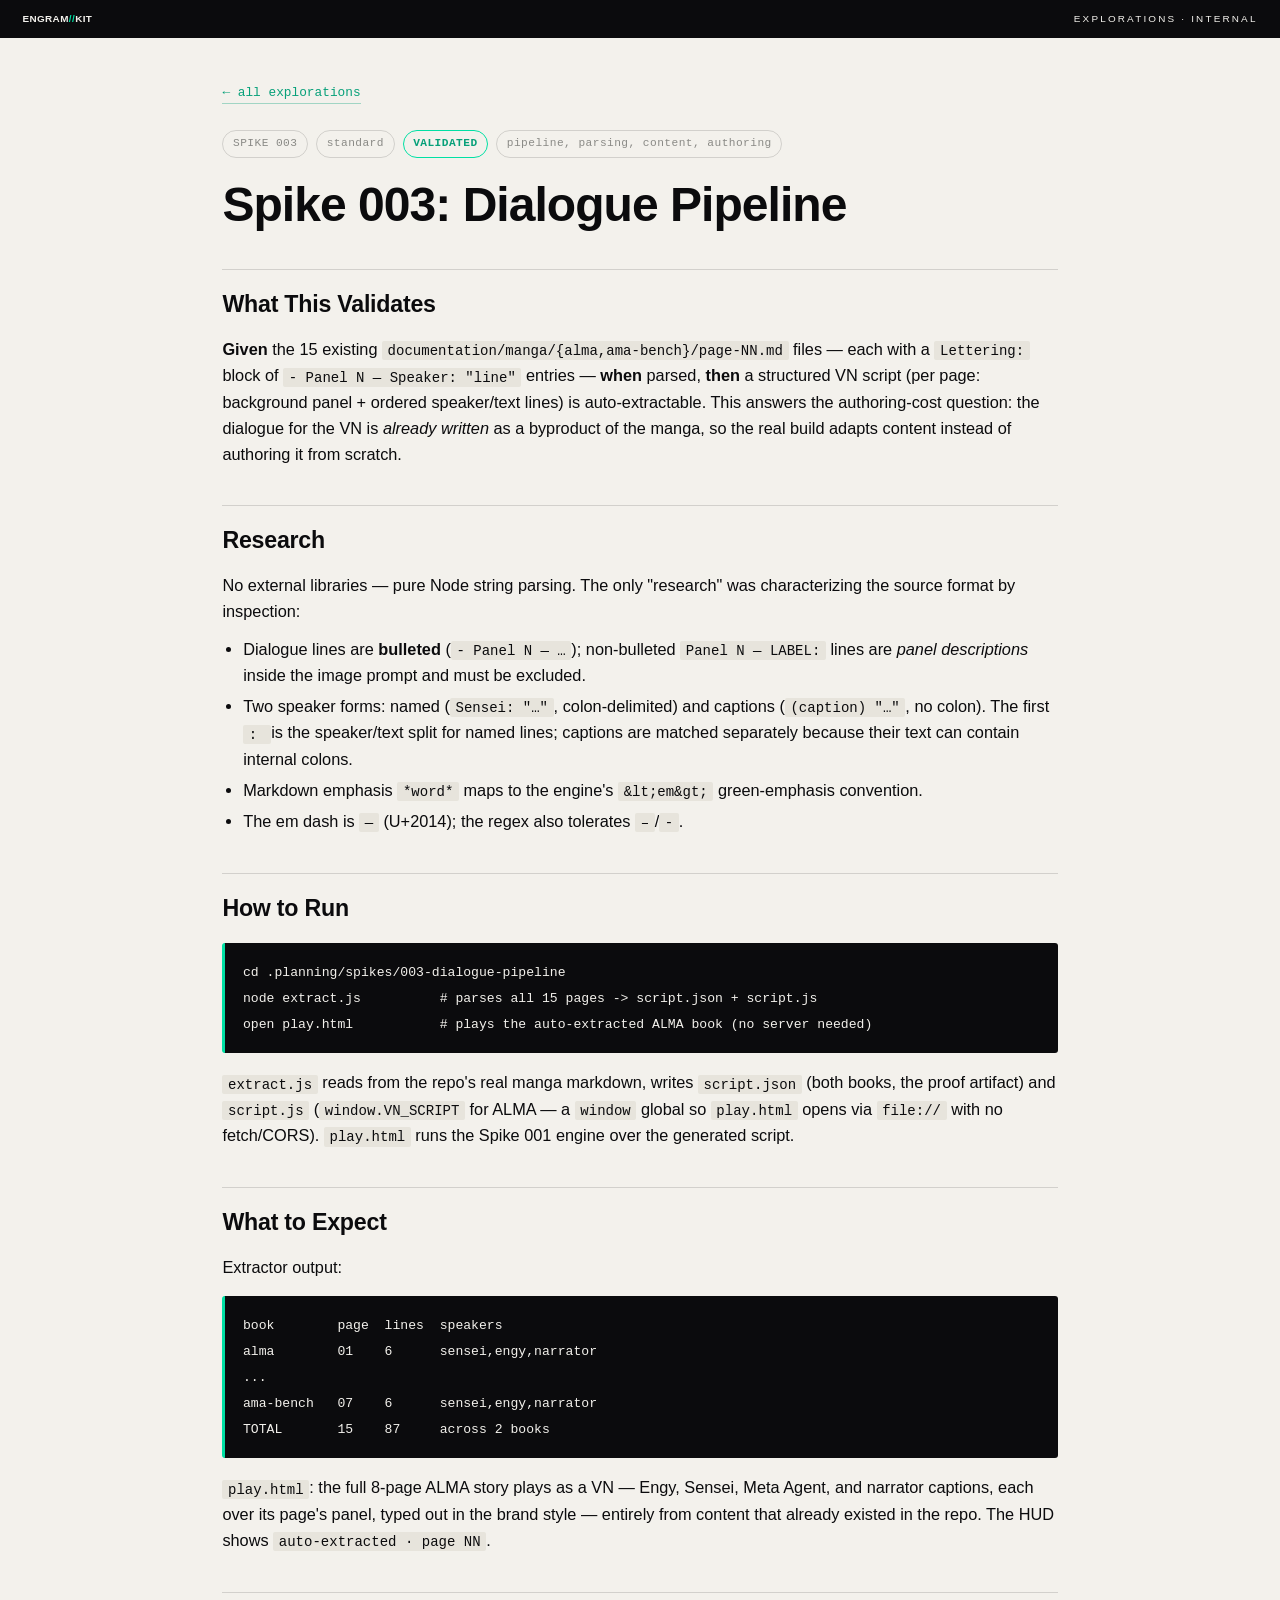
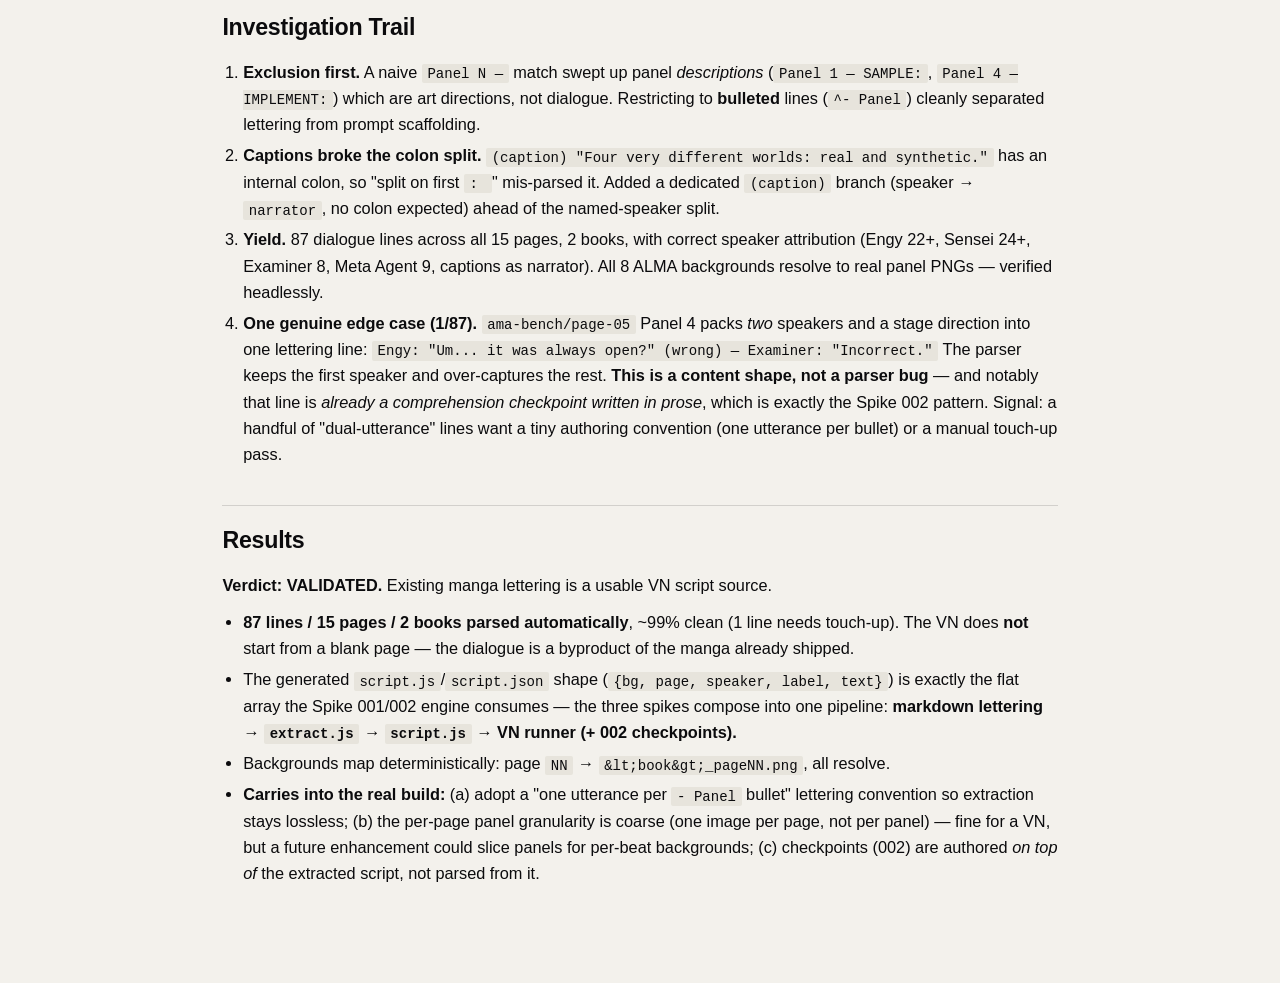
<file: .planning/spikes/003-dialogue-pipeline/README.html>
<!DOCTYPE html>
<html lang="en"><head><meta charset="utf-8">
<meta name="viewport" content="width=device-width, initial-scale=1">
<title>dialogue-pipeline · ENGRAM // KIT — Explorations</title>
<style>
:root{--ink:#0b0b0d;--paper:#f3f1ec;--paper-2:#e7e4dc;--signal:#00e0a4;--signal-deep:#06a079;
 --stale:#d98a3d;--smoke:#8a8a86;--hairline:rgba(11,11,13,.14);
 --mono:ui-monospace,"SF Mono",Menlo,Consolas,monospace;--sans:"Helvetica Neue",Helvetica,Arial,sans-serif;}
*{box-sizing:border-box}html{scroll-behavior:smooth}
body{margin:0;background:var(--paper);color:var(--ink);font-family:var(--sans);line-height:1.6;
 font-size:1.02rem;-webkit-font-smoothing:antialiased}
.wrap{max-width:880px;margin:0 auto;padding:2.4rem 1.4rem 6rem}
a{color:var(--signal-deep);text-decoration:none;border-bottom:1px solid rgba(6,160,121,.35)}
a:hover{background:var(--signal);color:var(--ink);border-bottom-color:var(--signal)}
.topbar{position:sticky;top:0;z-index:5;background:var(--ink);color:var(--paper);
 display:flex;justify-content:space-between;align-items:center;padding:.7rem 1.4rem;
 font-size:.62rem;letter-spacing:.22em;text-transform:uppercase}
.topbar a{color:var(--smoke);border:0}.topbar a:hover{background:transparent;color:var(--signal)}
.topbar .mark{color:var(--paper);font-weight:700;letter-spacing:.04em}.topbar .mark b{color:var(--signal)}
h1{font-size:clamp(1.8rem,5vw,3rem);letter-spacing:-.02em;line-height:1.05;margin:.4rem 0 1rem}
h2{font-size:1.45rem;letter-spacing:-.01em;margin:2.4rem 0 .8rem;padding-top:1rem;border-top:1px solid var(--hairline)}
h3{font-size:1.12rem;margin:1.6rem 0 .5rem}h4{font-size:1rem;margin:1.2rem 0 .4rem;color:var(--smoke)}
p{margin:.7rem 0}ul,ol{margin:.6rem 0 .6rem 1.3rem;padding:0}li{margin:.3rem 0}
code{font-family:var(--mono);font-size:.86em;background:var(--paper-2);padding:.1rem .35rem;border-radius:2px}
pre{background:var(--ink);color:var(--paper);padding:1rem 1.1rem;overflow:auto;border-radius:3px;margin:1rem 0;
 border-left:3px solid var(--signal)}
pre code{background:none;color:var(--paper);padding:0;font-size:.82rem;line-height:1.5}
blockquote{margin:1rem 0;padding:.4rem 1rem;border-left:3px solid var(--smoke);color:var(--smoke);font-style:italic}
hr{border:0;border-top:1px solid var(--hairline);margin:2rem 0}
table{border-collapse:collapse;width:100%;margin:1rem 0;font-size:.92rem}
th,td{text-align:left;padding:.5rem .7rem;border-bottom:1px solid var(--hairline);vertical-align:top}
th{font-size:.66rem;letter-spacing:.12em;text-transform:uppercase;color:var(--smoke);font-weight:700}
tr:hover td{background:rgba(0,224,164,.06)}
em{font-style:italic}strong{font-weight:700}
.label{font-size:.62rem;letter-spacing:.22em;text-transform:uppercase;color:var(--smoke)}
.meta{display:flex;flex-wrap:wrap;gap:.5rem;margin:.6rem 0 1.4rem}
.chip{font-family:var(--mono);font-size:.7rem;letter-spacing:.04em;padding:.25rem .6rem;border:1px solid var(--hairline);border-radius:999px;color:var(--smoke)}
.chip.v{border-color:var(--signal);color:var(--signal-deep);font-weight:700}
.back{display:inline-block;margin-bottom:1rem;font-family:var(--mono);font-size:.8rem}
/* hub cards */
.lead{font-size:1.15rem;color:#33332f;max-width:62ch}
.cards{display:grid;gap:1px;background:var(--hairline);border:1px solid var(--hairline);margin:2rem 0}
.card{background:var(--paper);padding:1.4rem 1.3rem;display:grid;gap:.5rem}
.card .num{font-family:var(--mono);font-size:.72rem;color:var(--smoke);letter-spacing:.1em}
.card h3{margin:0;font-size:1.35rem}
.card .val{font-size:.78rem;line-height:1.5;color:#3a3a36}
.card .links{display:flex;gap:.5rem;flex-wrap:wrap;margin-top:.4rem}
.card .links a{font-family:var(--mono);font-size:.78rem;border:1px solid var(--hairline);
 padding:.4rem .8rem;border-radius:3px;color:var(--ink)}
.card .links a.demo{background:var(--signal);border-color:var(--signal);font-weight:700}
.card .links a.demo:hover{background:var(--ink);color:var(--signal)}
.card .links a:hover{background:var(--ink);color:var(--paper)}
.footlinks{margin-top:2rem;display:flex;gap:1rem;flex-wrap:wrap;font-family:var(--mono);font-size:.82rem}
</style></head><body>
<div class="topbar"><span class="mark">ENGRAM<b>//</b>KIT</span><span>EXPLORATIONS · INTERNAL</span></div>
<div class="wrap"><a class="back" href="../index.html">← all explorations</a>
<div class="meta"><span class="chip">SPIKE 003</span><span class="chip">standard</span><span class="chip v">VALIDATED</span><span class="chip">pipeline, parsing, content, authoring</span></div><h1>Spike 003: Dialogue Pipeline</h1>
<h2>What This Validates</h2>
<p><strong>Given</strong> the 15 existing <code>documentation/manga/{alma,ama-bench}/page-NN.md</code> files — each with a <code>Lettering:</code> block of <code>- Panel N — Speaker: "line"</code> entries — <strong>when</strong> parsed, <strong>then</strong> a structured VN script (per page: background panel + ordered speaker/text lines) is auto-extractable. This answers the authoring-cost question: the dialogue for the VN is <em>already written</em> as a byproduct of the manga, so the real build adapts content instead of authoring it from scratch.</p>
<h2>Research</h2>
<p>No external libraries — pure Node string parsing. The only "research" was characterizing the source format by inspection:</p>
<ul>
<li>Dialogue lines are <strong>bulleted</strong> (<code>- Panel N — …</code>); non-bulleted <code>Panel N — LABEL:</code> lines are <em>panel descriptions</em> inside the image prompt and must be excluded.</li>
<li>Two speaker forms: named (<code>Sensei: "…"</code>, colon-delimited) and captions (<code>(caption) "…"</code>, no colon). The first <code>: </code> is the speaker/text split for named lines; captions are matched separately because their text can contain internal colons.</li>
<li>Markdown emphasis <code>*word*</code> maps to the engine's <code>&amp;lt;em&amp;gt;</code> green-emphasis convention.</li>
<li>The em dash is <code>—</code> (U+2014); the regex also tolerates <code>–</code>/<code>-</code>.</li>
</ul>
<h2>How to Run</h2>
<pre><code>cd .planning/spikes/003-dialogue-pipeline
node extract.js          # parses all 15 pages -&gt; script.json + script.js
open play.html           # plays the auto-extracted ALMA book (no server needed)</code></pre>
<p><code>extract.js</code> reads from the repo's real manga markdown, writes <code>script.json</code> (both books, the proof artifact) and <code>script.js</code> (<code>window.VN_SCRIPT</code> for ALMA — a <code>window</code> global so <code>play.html</code> opens via <code>file://</code> with no fetch/CORS). <code>play.html</code> runs the Spike 001 engine over the generated script.</p>
<h2>What to Expect</h2>
<p>Extractor output:</p>
<pre><code>book        page  lines  speakers
alma        01    6      sensei,engy,narrator
...
ama-bench   07    6      sensei,engy,narrator
TOTAL       15    87     across 2 books</code></pre>
<p><code>play.html</code>: the full 8-page ALMA story plays as a VN — Engy, Sensei, Meta Agent, and narrator captions, each over its page's panel, typed out in the brand style — entirely from content that already existed in the repo. The HUD shows <code>auto-extracted · page NN</code>.</p>
<h2>Investigation Trail</h2>
<ol>
<li><strong>Exclusion first.</strong> A naive <code>Panel N —</code> match swept up panel <em>descriptions</em> (<code>Panel 1 — SAMPLE:</code>, <code>Panel 4 — IMPLEMENT:</code>) which are art directions, not dialogue. Restricting to <strong>bulleted</strong> lines (<code>^- Panel</code>) cleanly separated lettering from prompt scaffolding.</li>
<li><strong>Captions broke the colon split.</strong> <code>(caption) "Four very different worlds: real and synthetic."</code> has an internal colon, so "split on first <code>: </code>" mis-parsed it. Added a dedicated <code>(caption)</code> branch (speaker → <code>narrator</code>, no colon expected) ahead of the named-speaker split.</li>
<li><strong>Yield.</strong> 87 dialogue lines across all 15 pages, 2 books, with correct speaker attribution (Engy 22+, Sensei 24+, Examiner 8, Meta Agent 9, captions as narrator). All 8 ALMA backgrounds resolve to real panel PNGs — verified headlessly.</li>
<li><strong>One genuine edge case (1/87).</strong> <code>ama-bench/page-05</code> Panel 4 packs <em>two</em> speakers and a stage direction into one lettering line: <code>Engy: "Um... it was always open?" (wrong) — Examiner: "Incorrect."</code> The parser keeps the first speaker and over-captures the rest. <strong>This is a content shape, not a parser bug</strong> — and notably that line is <em>already a comprehension checkpoint written in prose</em>, which is exactly the Spike 002 pattern. Signal: a handful of "dual-utterance" lines want a tiny authoring convention (one utterance per bullet) or a manual touch-up pass.</li>
</ol>
<h2>Results</h2>
<p><strong>Verdict: VALIDATED.</strong> Existing manga lettering is a usable VN script source.</p>
<ul>
<li><strong>87 lines / 15 pages / 2 books parsed automatically</strong>, ~99% clean (1 line needs touch-up). The VN does <strong>not</strong> start from a blank page — the dialogue is a byproduct of the manga already shipped.</li>
<li>The generated <code>script.js</code>/<code>script.json</code> shape (<code>{bg, page, speaker, label, text}</code>) is exactly the flat array the Spike 001/002 engine consumes — the three spikes compose into one pipeline: <strong>markdown lettering → <code>extract.js</code> → <code>script.js</code> → VN runner (+ 002 checkpoints).</strong></li>
<li>Backgrounds map deterministically: page <code>NN</code> → <code>&amp;lt;book&amp;gt;_pageNN.png</code>, all resolve.</li>
<li><strong>Carries into the real build:</strong> (a) adopt a "one utterance per <code>- Panel</code> bullet" lettering convention so extraction stays lossless; (b) the per-page panel granularity is coarse (one image per page, not per panel) — fine for a VN, but a future enhancement could slice panels for per-beat backgrounds; (c) checkpoints (002) are authored <em>on top of</em> the extracted script, not parsed from it.</li>
</ul>
</div></body></html>
</file>
<file: docs/assets/css/cargo.css>
/* ===========================================================================
   ENGRAM // KIT — "The memory that answers without hindsight"
   Cargo.site-flavoured landing identity. Helvetica, monochrome, recall-green.
   Landing + guidelines stylesheet (the flipbook still uses style.css).
   =========================================================================== */

:root {
  --ink:        #0b0b0d;
  --ink-2:      #141417;
  --paper:      #f3f1ec;
  --paper-2:    #e7e4dc;
  --signal:     #00e0a4;   /* recall green — memory, recall, answer            */
  --signal-deep:#06a079;   /* darker green for signal-coloured TEXT on light   */
  --stale:      #d98a3d;   /* muted amber — used ONLY for stale/superseded info */
  --smoke:      #8a8a86;
  --hairline:   rgba(0,0,0,0.14);
  --hairline-light: rgba(255,255,255,0.16);
  --sans: "Helvetica Neue", Helvetica, Arial, "Segoe UI", system-ui, sans-serif;
  --mono: ui-monospace, "SF Mono", Menlo, Consolas, monospace;
  --max: 1280px;
}

* { box-sizing: border-box; }
html { scroll-behavior: smooth; }

body {
  margin: 0;
  background: var(--paper);
  color: var(--ink);
  font-family: var(--sans);
  line-height: 1.55;
  font-weight: 400;
  -webkit-font-smoothing: antialiased;
  text-rendering: optimizeLegibility;
  overflow-x: hidden;
}

a { color: inherit; text-decoration: none; }

.wrap { max-width: var(--max); margin: 0 auto; padding: 0 clamp(1.25rem, 4vw, 3.5rem); }

/* selection */
::selection { background: var(--signal); color: var(--ink); }

/* ---- scroll progress -------------------------------------------------- */
.progress {
  position: fixed; top: 0; left: 0; height: 3px; width: 0%;
  background: var(--signal); z-index: 200; transition: width 0.1s linear;
}

/* ---- nav -------------------------------------------------------------- */
nav.topnav {
  position: fixed; top: 0; left: 0; right: 0; z-index: 100;
  display: flex; justify-content: space-between; align-items: center;
  padding: 1.1rem clamp(1.25rem, 4vw, 3.5rem);
  mix-blend-mode: difference; color: #fff;
  font-size: 0.78rem; letter-spacing: 0.08em;
}
nav.topnav .brand { font-weight: 800; letter-spacing: -0.02em; font-size: 0.95rem; }
nav.topnav .brand i { color: var(--signal); font-style: normal; }
nav.topnav .links { display: flex; gap: 1.6rem; }
nav.topnav .links a { position: relative; text-transform: lowercase; }
nav.topnav .links a::after {
  content: ""; position: absolute; left: 0; bottom: -3px; height: 1px; width: 0;
  background: currentColor; transition: width 0.25s ease;
}
nav.topnav .links a:hover::after { width: 100%; }
@media (max-width: 740px) { nav.topnav .links a:not(.cta) { display: none; } }

/* ===========================================================================
   HERO — manga first, full bleed
   =========================================================================== */
.hero {
  position: relative; min-height: 100vh;
  background: var(--ink); color: var(--paper);
  overflow: hidden; display: flex; align-items: flex-end;
  padding-bottom: clamp(2rem, 6vh, 5rem);
}
.hero__panels {
  position: absolute; inset: 0; z-index: 0;
  display: grid; grid-template-columns: repeat(4, 1fr);
  opacity: 0.4;
}
.hero__panels img {
  width: 100%; height: 120%; object-fit: cover;
  filter: grayscale(0.7) contrast(1.05);
  will-change: transform;
}
.hero__panels img:nth-child(even) { align-self: end; }
.hero::after { /* vignette so type reads */
  content: ""; position: absolute; inset: 0; z-index: 1; pointer-events: none;
  background:
    radial-gradient(120% 90% at 20% 110%, rgba(11,11,13,0.95), rgba(11,11,13,0.2) 60%),
    linear-gradient(180deg, rgba(11,11,13,0.6), rgba(11,11,13,0.1) 30%, rgba(11,11,13,0.85));
}
.hero .wrap { position: relative; z-index: 2; width: 100%; }

.hero .eyebrow {
  text-transform: uppercase; letter-spacing: 0.3em; font-size: 0.72rem;
  color: var(--paper); opacity: 0.75; margin: 0 0 1.2rem;
  display: flex; align-items: center; gap: 0.7rem;
}
.hero .eyebrow b { color: var(--signal); font-weight: 700; }
.dot {
  width: 7px; height: 7px; border-radius: 50%; background: var(--signal);
  box-shadow: 0 0 0 0 var(--signal); animation: pulse 2s infinite;
}
@keyframes pulse {
  0%   { box-shadow: 0 0 0 0 rgba(0,224,164,0.6); }
  70%  { box-shadow: 0 0 0 9px rgba(0,224,164,0); }
  100% { box-shadow: 0 0 0 0 rgba(0,224,164,0); }
}

.hero h1 {
  font-size: clamp(2.6rem, 11vw, 10.5rem);
  line-height: 0.92; letter-spacing: -0.045em; font-weight: 800;
  margin: 0; text-transform: uppercase;
}
.hero h1 .slash { color: var(--signal); }
.hero h1 .line { display: block; overflow: hidden; }
.hero h1 .line span { display: block; }

.hero .lede {
  font-size: clamp(1.05rem, 2vw, 1.5rem); max-width: 48ch;
  margin: 1.8rem 0 0; color: #d8d5cd; line-height: 1.4;
  font-weight: 300;
}
.hero .scrollcue {
  margin-top: 2.4rem; display: inline-flex; align-items: center; gap: 0.6rem;
  text-transform: uppercase; letter-spacing: 0.2em; font-size: 0.72rem;
  color: var(--paper); opacity: 0.85;
}
.hero .scrollcue .arrow { animation: bob 1.6s ease-in-out infinite; }
@keyframes bob { 0%,100% { transform: translateY(0);} 50% { transform: translateY(5px);} }
.hero-cta { display: flex; align-items: center; gap: 1.6rem; flex-wrap: wrap; margin-top: 2.4rem; }
.hero-cta .scrollcue { margin-top: 0; }
.hero .rsvp {
  display: inline-flex; align-items: center; font-weight: 700; font-size: 0.8rem;
  text-transform: uppercase; letter-spacing: 0.12em; color: var(--ink);
  background: var(--signal); padding: 0.85rem 1.4rem; transition: transform 0.2s, background 0.25s;
}
.hero .rsvp:hover { transform: translateY(-2px); background: #3df0bd; }

/* ---- marquee ticker --------------------------------------------------- */
.ticker {
  background: var(--signal); color: var(--ink); overflow: hidden;
  border-top: 1px solid rgba(0,0,0,0.2); border-bottom: 1px solid rgba(0,0,0,0.2);
  white-space: nowrap; padding: 0.7rem 0;
}
.ticker__track {
  display: inline-block; white-space: nowrap;
  animation: marquee 26s linear infinite;
  font-weight: 700; text-transform: uppercase; letter-spacing: 0.04em;
  font-size: 0.95rem;
}
.ticker__track span { padding: 0 1.4rem; }
.ticker__track i { font-style: normal; opacity: 0.55; }
@keyframes marquee { from { transform: translateX(0); } to { transform: translateX(-50%); } }
.ticker:hover .ticker__track { animation-play-state: paused; }

/* ===========================================================================
   REVEAL primitive
   =========================================================================== */
.reveal { opacity: 0; transform: translateY(34px); transition: opacity 0.8s cubic-bezier(.16,1,.3,1), transform 0.8s cubic-bezier(.16,1,.3,1); }
.reveal.in { opacity: 1; transform: none; }
.reveal.d1 { transition-delay: 0.08s; }
.reveal.d2 { transition-delay: 0.16s; }
.reveal.d3 { transition-delay: 0.24s; }

/* ===========================================================================
   SECTION scaffolding
   =========================================================================== */
section { padding: clamp(4rem, 9vw, 8rem) 0; }
.section-head { display: flex; align-items: baseline; gap: 1.2rem; margin-bottom: 2.6rem; flex-wrap: wrap; }
.section-head .idx {
  font-size: clamp(2.4rem, 7vw, 5rem); font-weight: 800; line-height: 0.8;
  letter-spacing: -0.05em; color: var(--ink); -webkit-text-stroke: 1px var(--ink);
  -webkit-text-fill-color: transparent;
}
.section-head h2 {
  font-size: clamp(1.6rem, 4.5vw, 3.2rem); font-weight: 700; letter-spacing: -0.03em;
  margin: 0; line-height: 1.0;
}
.section-head .label {
  text-transform: uppercase; letter-spacing: 0.24em; font-size: 0.7rem;
  color: var(--signal-deep); font-weight: 700; align-self: center;
}

/* ===========================================================================
   MANGA SHOWCASE — pushed to the top, big
   =========================================================================== */
.showcase { background: var(--paper); }
.feature {
  display: grid; grid-template-columns: 1.25fr 1fr; gap: clamp(1.5rem, 4vw, 4rem);
  align-items: center; padding: clamp(2rem,5vw,4rem) 0;
  border-top: 1px solid var(--hairline);
}
.feature:last-child { border-bottom: 1px solid var(--hairline); }
.feature.flip { grid-template-columns: 1fr 1.25fr; }
.feature.flip .feature__art { order: 2; }
@media (max-width: 820px) {
  .feature, .feature.flip { grid-template-columns: 1fr; }
  .feature.flip .feature__art { order: 0; }
}
.feature__art {
  position: relative; overflow: hidden; background: var(--ink);
}
.feature__art img {
  display: block; width: 100%; height: auto; will-change: transform;
  transition: filter 0.6s ease;
  filter: grayscale(0.15) contrast(1.02);
  transform: scale(1.08); /* baseline zoom so parallax drift never shows edges */
}
.feature__art:hover img { filter: none; }
.feature__art .badge {
  position: absolute; top: 1rem; left: 1rem; z-index: 3;
  background: var(--signal); color: var(--ink); font-size: 0.66rem;
  text-transform: uppercase; letter-spacing: 0.18em; font-weight: 700;
  padding: 0.4rem 0.7rem;
}
.feature__meta .kicker {
  text-transform: uppercase; letter-spacing: 0.22em; font-size: 0.7rem;
  color: var(--smoke); margin: 0 0 0.8rem;
}
.feature__meta h3 {
  font-size: clamp(1.8rem, 4vw, 3rem); font-weight: 800; letter-spacing: -0.03em;
  line-height: 0.98; margin: 0 0 1rem;
}
.feature__meta h3 em { font-style: italic; color: var(--signal-deep); }
.feature__meta p { font-size: 1.05rem; color: #2a2a2c; margin: 0 0 1.6rem; max-width: 46ch; }
.feature__meta .pages { color: var(--smoke); font-size: 0.8rem; letter-spacing: 0.1em; text-transform: uppercase; margin-bottom: 1.2rem; }

/* buttons */
.btn {
  display: inline-flex; align-items: center; gap: 0.5rem;
  font-size: 0.82rem; text-transform: uppercase; letter-spacing: 0.12em; font-weight: 700;
  padding: 0.95rem 1.5rem; border: 1.5px solid var(--ink); background: var(--ink); color: var(--paper);
  margin: 0 0.5rem 0.5rem 0; transition: background 0.25s, color 0.25s, transform 0.2s;
}
.btn:hover { background: var(--signal); border-color: var(--signal); color: var(--ink); transform: translateY(-2px); }
.btn.ghost { background: transparent; color: var(--ink); }
.btn.ghost:hover { background: var(--ink); color: var(--paper); border-color: var(--ink); }

/* ---- panel strip (parallax marquee of all panels) -------------------- */
.strip { background: var(--ink); padding: clamp(2.5rem,5vw,4rem) 0; overflow: hidden; }
.strip__head {
  color: var(--paper); text-transform: uppercase; letter-spacing: 0.24em;
  font-size: 0.7rem; opacity: 0.6; margin: 0 0 1.4rem; padding: 0 clamp(1.25rem,4vw,3.5rem);
}
.strip__rail { display: flex; gap: 1rem; width: max-content; animation: rail 60s linear infinite; }
.strip:hover .strip__rail { animation-play-state: paused; }
.strip__rail img {
  height: clamp(180px, 26vw, 300px); width: auto; display: block;
  border: 1px solid var(--hairline-light); filter: grayscale(0.3); transition: filter 0.4s, transform 0.4s;
}
.strip__rail img:hover { filter: none; transform: translateY(-6px); }
@keyframes rail { from { transform: translateX(0); } to { transform: translateX(-50%); } }

/* ===========================================================================
   READING / PAPERS
   =========================================================================== */
.reading { background: var(--paper-2); }
.papers { display: grid; grid-template-columns: 1fr 1fr; gap: 0; border: 1px solid var(--ink); }
@media (max-width: 760px) { .papers { grid-template-columns: 1fr; } }
.paper {
  padding: clamp(1.8rem, 3vw, 2.8rem); background: var(--paper);
  border-right: 1px solid var(--ink); display: flex; flex-direction: column;
  transition: background 0.3s, color 0.3s;
}
.paper:last-child { border-right: none; }
@media (max-width: 760px) { .paper { border-right: none; border-bottom: 1px solid var(--ink); } .paper:last-child { border-bottom: none; } }
.paper:hover { background: var(--ink); color: var(--paper); }
.paper .tag {
  font-size: 0.66rem; text-transform: uppercase; letter-spacing: 0.2em; font-weight: 700;
  color: var(--signal-deep); margin-bottom: 1rem; align-self: flex-start;
}
.paper:hover .tag { color: var(--signal); }
.paper h3 { font-size: clamp(1.5rem, 3vw, 2rem); font-weight: 800; letter-spacing: -0.02em; margin: 0 0 0.8rem; }
.paper p { font-size: 0.98rem; line-height: 1.6; margin: 0 0 1.5rem; }
.paper .links { margin-top: auto; display: flex; flex-direction: column; gap: 0.4rem; font-size: 0.88rem; }
.paper .links a { display: inline-flex; gap: 0.5rem; padding: 0.15rem 0; }
.paper .links a span { color: var(--signal-deep); }
.paper:hover .links a span { color: var(--signal); }
.paper .links a:hover { text-decoration: underline; text-underline-offset: 3px; }

/* ===========================================================================
   DEEP DIVES — the challenge
   =========================================================================== */
.deep { border-top: 1px solid var(--hairline); }
.deep .intro { font-size: clamp(1.1rem, 2vw, 1.5rem); max-width: 60ch; line-height: 1.45; font-weight: 300; margin: 0 0 2.5rem; }
.deep .intro strong { font-weight: 700; }
.deep code, code.mono { font-family: var(--mono); font-size: 0.9em; background: rgba(0,0,0,0.06); padding: 0.1em 0.35em; border-radius: 3px; }

.h-sub { text-transform: uppercase; letter-spacing: 0.2em; font-size: 0.74rem; color: var(--smoke); font-weight: 700; margin: 2.6rem 0 1.2rem; }

/* command contract */
.contract { display: grid; grid-template-columns: 1fr 1fr; gap: 1px; background: var(--ink); border: 1px solid var(--ink); }
@media (max-width: 720px) { .contract { grid-template-columns: 1fr; } }
.contract .cmd { background: var(--ink); color: var(--paper); padding: 1.6rem 1.5rem; }
.contract .cmd .t { text-transform: uppercase; letter-spacing: 0.18em; font-size: 0.72rem; color: var(--signal); font-weight: 700; margin-bottom: 0.7rem; }
.contract .cmd pre { font-family: var(--mono); font-size: 0.82rem; color: var(--paper); margin: 0 0 0.8rem; white-space: pre-wrap; line-height: 1.6; }
.contract .cmd pre b { color: var(--signal); font-weight: 700; }
.contract .cmd p { font-size: 0.9rem; color: #c9c6bd; margin: 0; line-height: 1.55; }

/* the four states */
.states { display: grid; grid-template-columns: repeat(4, 1fr); gap: 1rem; }
@media (max-width: 720px) { .states { grid-template-columns: 1fr 1fr; } }
.state { border: 1.5px solid var(--ink); padding: 1.4rem 1.3rem; transition: transform 0.25s, box-shadow 0.25s; }
.state:hover { transform: translateY(-4px); box-shadow: 6px 6px 0 var(--ink); }
.state h4 { margin: 0 0 0.5rem; text-transform: uppercase; letter-spacing: 0.1em; font-size: 0.85rem; font-weight: 800; }
.state p { font-size: 0.9rem; margin: 0; color: #2a2a2c; }
.state.current { border-color: var(--signal-deep); }
.state.current h4 { color: var(--signal-deep); }
.state.stale { border-color: var(--stale); }
.state.stale h4 { color: var(--stale); }

/* lifecycle flow */
.flow { display: grid; grid-template-columns: repeat(4, 1fr); gap: 1px; background: var(--ink); border: 1px solid var(--ink); }
@media (max-width: 720px) { .flow { grid-template-columns: 1fr 1fr; } }
.flow .step { background: var(--paper); padding: 1.4rem 1.2rem; }
.flow .step b { display: block; font-size: 1.5rem; font-weight: 800; letter-spacing: -0.02em; margin-bottom: 0.4rem; }
.flow .step .t { text-transform: uppercase; letter-spacing: 0.14em; font-size: 0.72rem; color: var(--signal-deep); font-weight: 700; }
.flow .step span.d { display: block; font-size: 0.88rem; color: #2a2a2c; margin-top: 0.4rem; line-height: 1.45; }

/* numbered concepts */
.concepts { counter-reset: c; list-style: none; padding: 0; margin: 0; }
.concepts li {
  counter-increment: c; position: relative; padding: 1.1rem 0 1.1rem 3.6rem;
  border-top: 1px solid var(--hairline); font-size: 1.02rem; line-height: 1.5;
}
.concepts li:last-child { border-bottom: 1px solid var(--hairline); }
.concepts li::before {
  content: counter(c, decimal-leading-zero); position: absolute; left: 0; top: 1rem;
  font-weight: 800; color: var(--signal-deep); font-size: 1rem; letter-spacing: 0.05em;
}

/* ===========================================================================
   FOOTER
   =========================================================================== */
footer {
  background: var(--ink); color: var(--smoke); padding: clamp(3rem,6vw,5rem) 0 2.5rem;
}
footer .big {
  font-size: clamp(2rem, 9vw, 7rem); font-weight: 800; letter-spacing: -0.04em;
  color: var(--paper); line-height: 0.9; text-transform: uppercase; margin: 0 0 2rem;
}
footer .big i { color: var(--signal); font-style: normal; }
footer .cols { display: flex; justify-content: space-between; gap: 2rem; flex-wrap: wrap; border-top: 1px solid var(--hairline-light); padding-top: 1.6rem; font-size: 0.84rem; }
footer a { color: var(--paper); text-decoration: underline; text-underline-offset: 3px; }
footer a:hover { color: var(--signal); }

/* ===========================================================================
   reduced motion
   =========================================================================== */
@media (prefers-reduced-motion: reduce) {
  * { animation: none !important; scroll-behavior: auto !important; }
  .reveal { opacity: 1 !important; transform: none !important; }
  .hero__panels img, .feature__art img { transform: none !important; }
}
</file>
<file: docs/assets/css/style.css>
/* ===========================================================================
   ENGRAM // KIT — manga flipbook stylesheet
   Soft-color reading: ink ground, cream paper, recall-green accent.
   (The landing page + guidelines use cargo.css; this file drives flipbook.html.)
   =========================================================================== */

:root {
  --ink: #0b0b0d;
  --paper: #f3f1ec;
  --paper-2: #e7e4dc;
  --gray: #8a8a86;
  --line: #2a2a2e;
  --accent: #00e0a4;       /* recall green */
  --accent-deep: #06a079;
  --sans: "Helvetica Neue", Helvetica, Arial, system-ui, sans-serif;
  --serif: "Iowan Old Style", "Palatino Linotype", Palatino, Georgia, serif;
}

* { box-sizing: border-box; }
html { scroll-behavior: smooth; }
body { margin: 0; font-family: var(--sans); -webkit-font-smoothing: antialiased; }
a { color: var(--accent-deep); text-decoration: none; }
a:hover { text-decoration: underline; }

/* =========================================================================
   FLIPBOOK
   ========================================================================= */
body.flip { background: var(--ink); color: var(--paper); }
.flip-top {
  display: flex; justify-content: space-between; align-items: center;
  padding: 1rem 1.25rem; border-bottom: 1px solid var(--line);
  font-family: var(--sans);
}
.flip-top a.back { color: #c9c6bd; font-size: 0.8rem; letter-spacing: 0.12em; text-transform: uppercase; }
.flip-top a.back:hover { color: var(--accent); text-decoration: none; }
.flip-top h1 { font-size: 1.1rem; margin: 0; color: var(--paper); font-weight: 700; letter-spacing: -0.01em; }
.flip-top h1 em { color: var(--accent); font-style: italic; }

.stage {
  max-width: 1100px; margin: 0 auto; padding: 1.5rem 1.25rem 2.5rem;
  display: grid; grid-template-columns: minmax(0, 1.4fr) minmax(0, 1fr);
  gap: 1.8rem; align-items: start;
}
@media (max-width: 860px) { .stage { grid-template-columns: 1fr; } }

.book {
  position: relative; background: #000;
  border: 1px solid var(--line);
  display: flex; align-items: center; justify-content: center;
  min-height: 50vh;
}
.book img {
  max-width: 100%; max-height: 82vh; display: block; object-fit: contain;
  user-select: none;
}
.book img.fade { animation: fade 0.35s ease; }
@keyframes fade { from { opacity: 0; transform: translateY(6px); } to { opacity: 1; transform: none; } }

/* click zones */
.zone { position: absolute; top: 0; bottom: 0; width: 40%; cursor: pointer; z-index: 2; }
.zone.prev { left: 0; }
.zone.next { right: 0; }
.zone span {
  position: absolute; top: 50%; transform: translateY(-50%);
  font-family: var(--sans); font-size: 2rem; color: rgba(255,255,255,0.0);
  transition: color 0.2s; padding: 0 0.6rem;
}
.zone.prev span { left: 0.4rem; }
.zone.next span { right: 0.4rem; }
.zone:hover span { color: rgba(0,224,164,0.7); }

.sidebar { font-family: var(--sans); }
.sidebar .pagenum { color: var(--accent); letter-spacing: 0.2em; font-size: 0.8rem; font-weight: 700; }
.sidebar h2 { color: var(--paper); font-size: 1.6rem; margin: 0.3rem 0 0.8rem; letter-spacing: -0.01em; }
.sidebar .caption { color: #d8d2c5; font-size: 1.02rem; line-height: 1.6; }
.sidebar .purpose { color: var(--gray); font-size: 0.88rem; margin-top: 1rem; border-top: 1px solid var(--line); padding-top: 1rem; }

.controls { display: flex; gap: 0.6rem; align-items: center; margin-top: 1.5rem; }
.controls button {
  font-family: var(--sans); text-transform: uppercase; letter-spacing: 0.12em;
  font-size: 0.78rem; background: transparent; color: var(--paper);
  border: 1.5px solid #4a4a4e; padding: 0.6rem 1.1rem; cursor: pointer;
  transition: border-color 0.2s, color 0.2s;
}
.controls button:hover:not(:disabled) { border-color: var(--accent); color: var(--accent); }
.controls button:disabled { opacity: 0.3; cursor: default; }

.dots { display: flex; gap: 0.5rem; margin: 1.4rem 0 0; flex-wrap: wrap; }
.dots button {
  width: 12px; height: 12px; border-radius: 50%; padding: 0; border: 1.5px solid var(--gray);
  background: transparent; cursor: pointer;
}
.dots button.active { background: var(--accent); border-color: var(--accent); }

.thumbs { display: flex; gap: 0.5rem; margin-top: 1.6rem; flex-wrap: wrap; }
.thumbs img {
  width: 52px; height: 72px; object-fit: cover; border: 2px solid transparent;
  cursor: pointer; opacity: 0.5; filter: grayscale(0.6);
}
.thumbs img.active { border-color: var(--accent); opacity: 1; filter: none; }

.hint { text-align: center; color: var(--gray); font-family: var(--sans); font-size: 0.75rem; letter-spacing: 0.1em; padding-bottom: 2rem; }

@media (prefers-reduced-motion: reduce) {
  * { animation: none !important; scroll-behavior: auto !important; }
}
</file>
